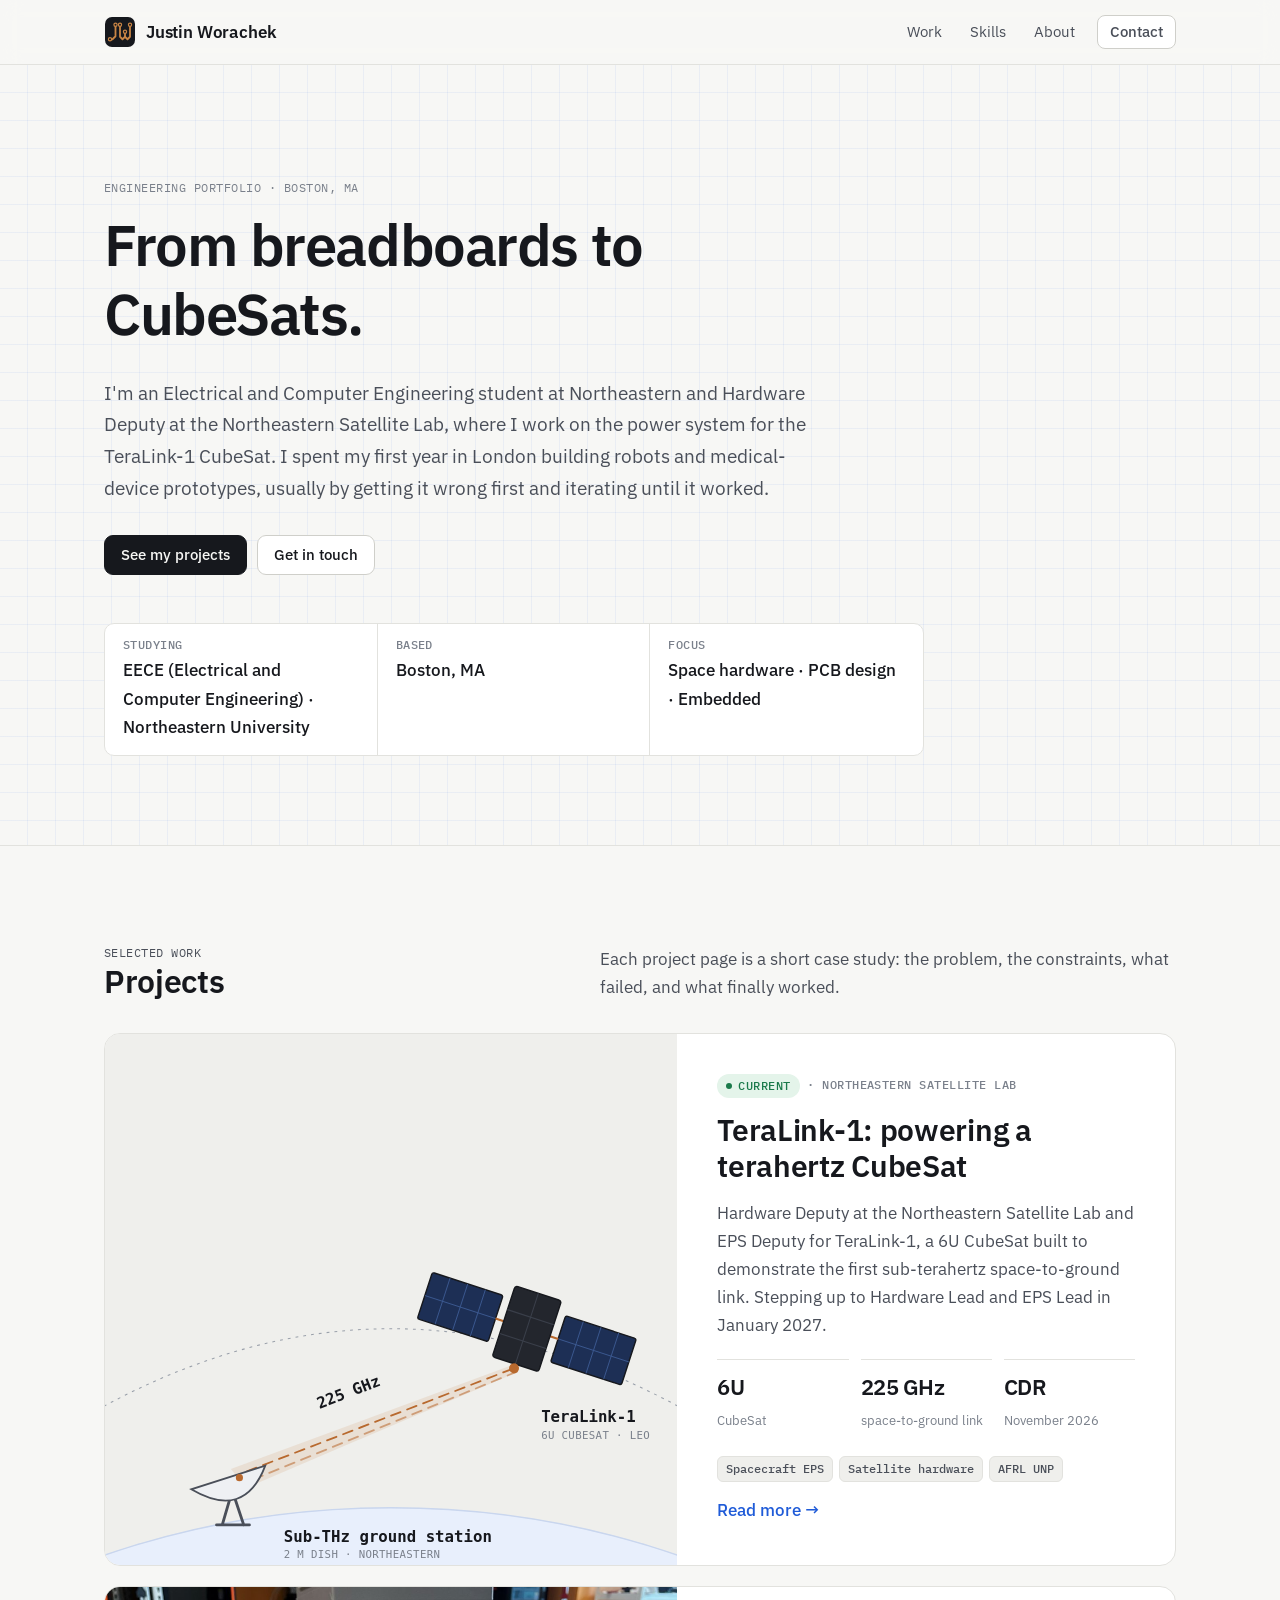
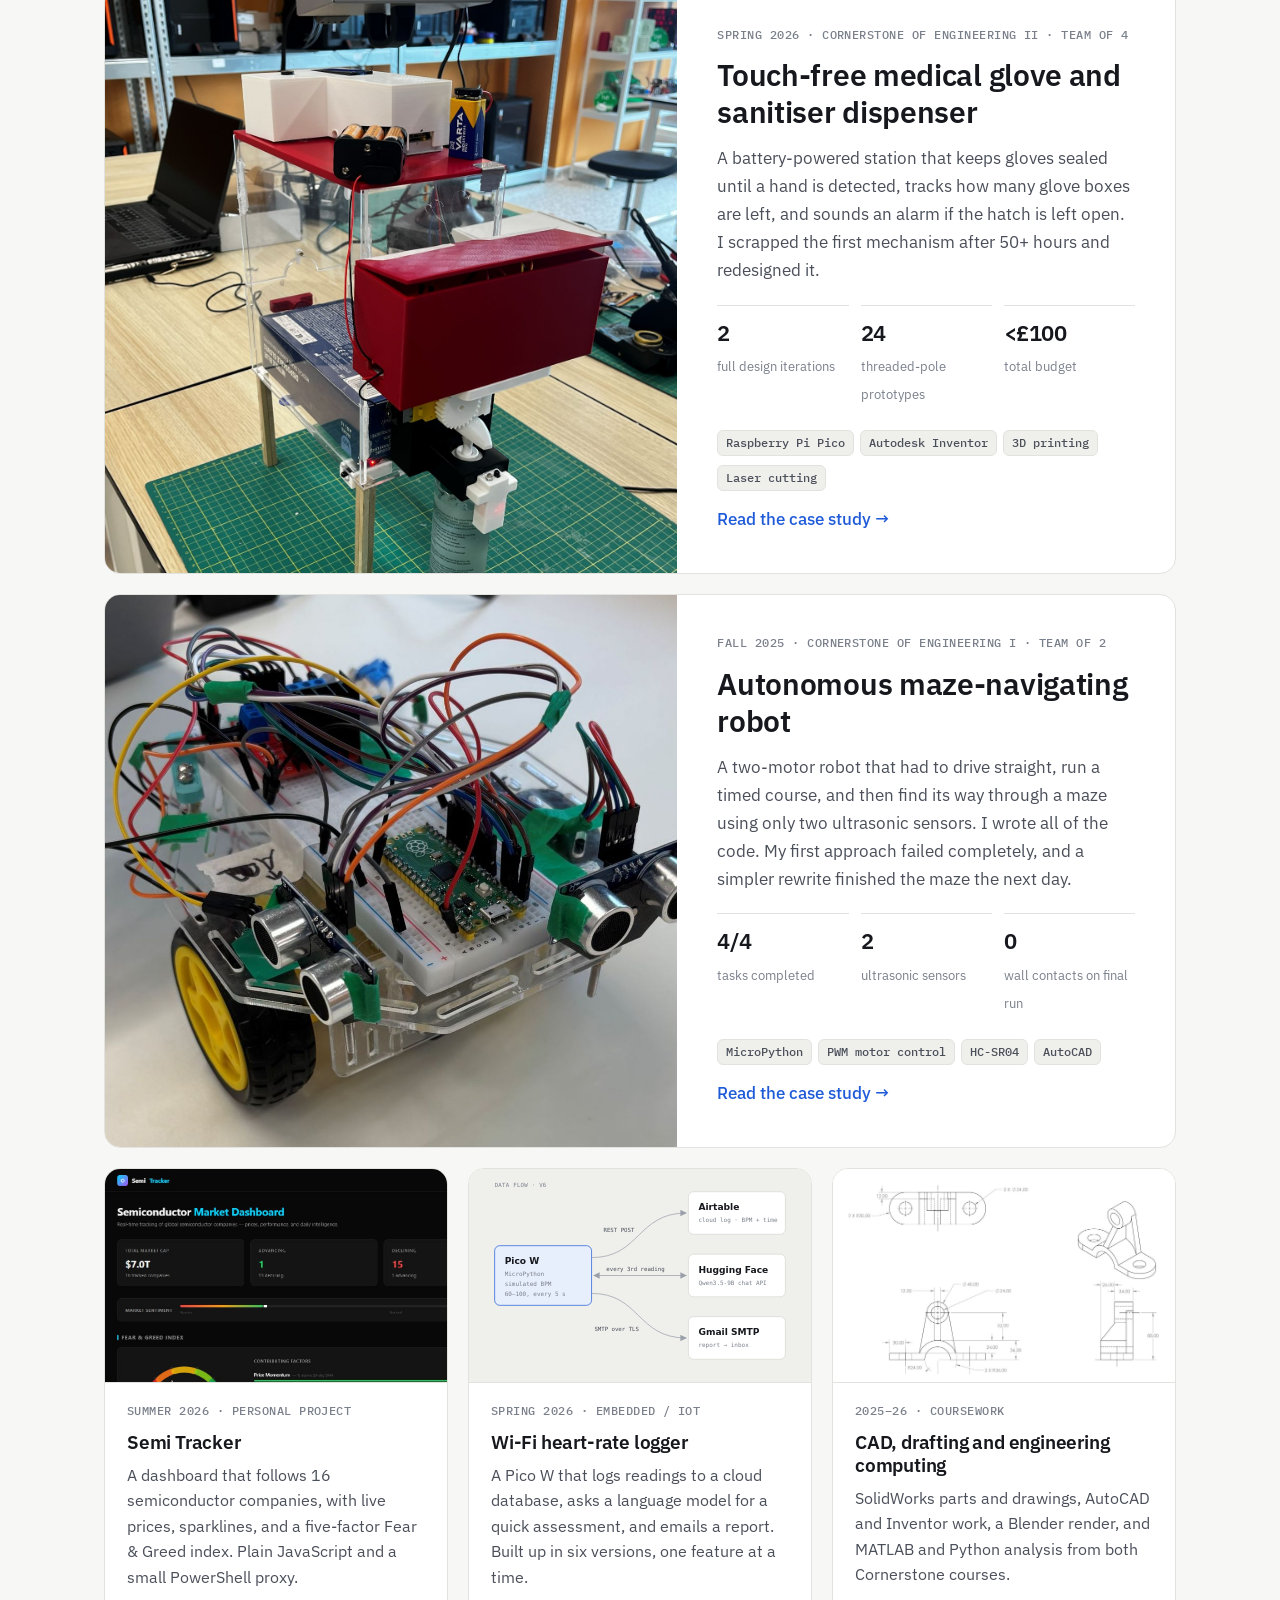
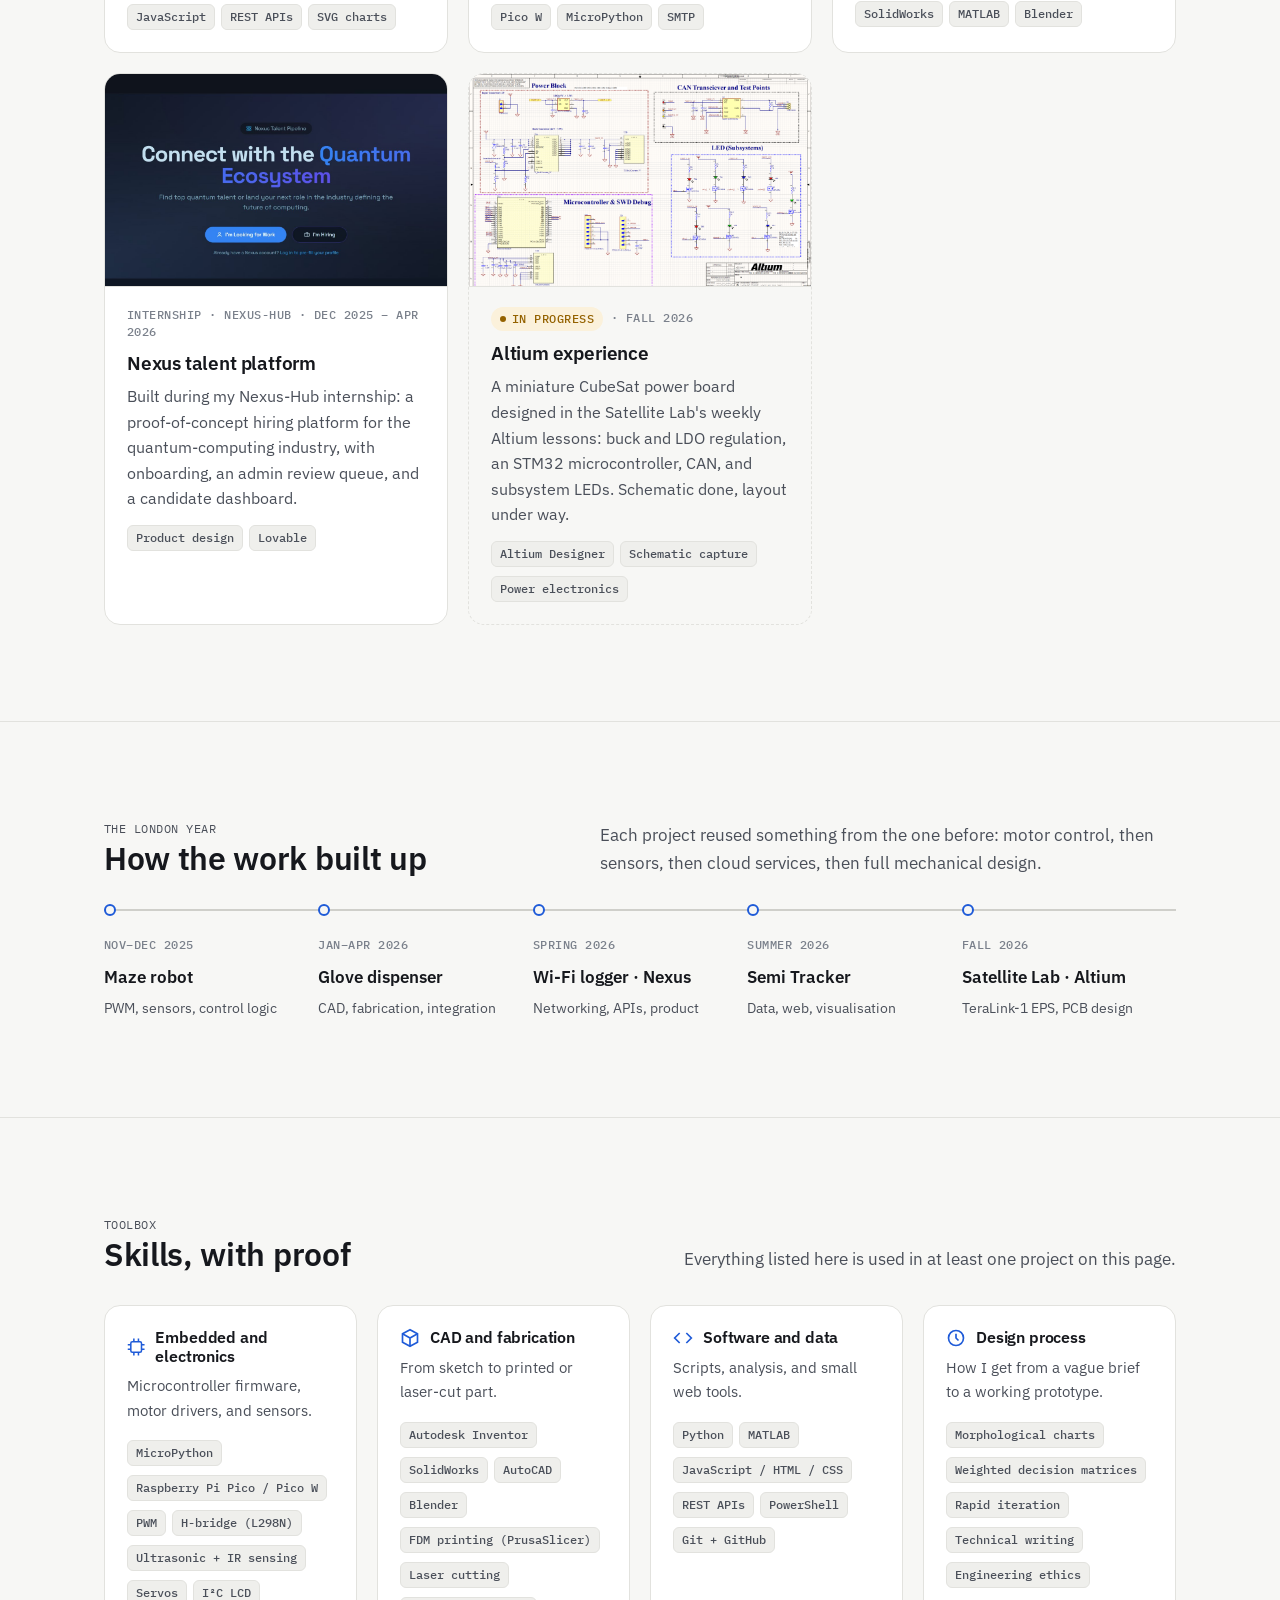
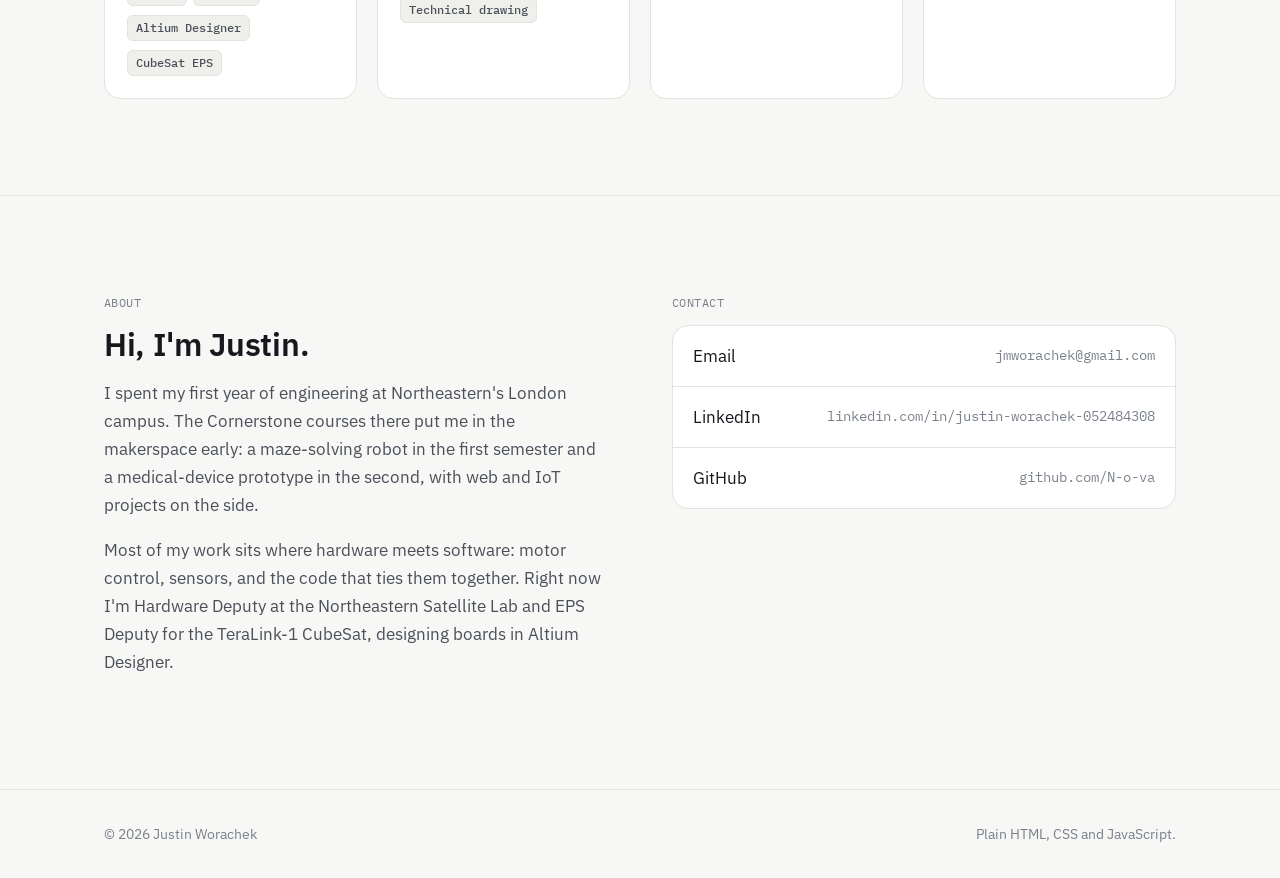
<file: index.html>
<!doctype html>
<html lang="en">
<head>
  <meta charset="utf-8">
  <meta name="viewport" content="width=device-width, initial-scale=1">
  <title>Justin Worachek · Engineering Portfolio</title>
  <meta name="description" content="Engineering portfolio of Justin Worachek, Northeastern University. Embedded systems, mechanical prototyping, CAD, and software projects from a first year at Northeastern University London.">
  <meta property="og:title" content="Justin Worachek · Engineering Portfolio">
  <meta property="og:description" content="Embedded systems, mechanical prototyping, CAD, and software projects.">
  <link rel="icon" href="assets/img/favicon.svg" type="image/svg+xml">
  <link rel="preconnect" href="https://fonts.googleapis.com">
  <link rel="preconnect" href="https://fonts.gstatic.com" crossorigin>
  <link href="https://fonts.googleapis.com/css2?family=IBM+Plex+Mono:wght@400;500&family=IBM+Plex+Sans:wght@400;500;600&display=swap" rel="stylesheet">
  <link rel="stylesheet" href="assets/css/style.css">
  <link rel="stylesheet" href="assets/css/intro-center.css">
  <script>(function(){var d=document.documentElement,rm=window.matchMedia&&matchMedia("(prefers-reduced-motion: reduce)").matches,seen=false;try{seen=sessionStorage.getItem("jw-intro")==="1"}catch(e){}if(rm||seen||location.hash)return;d.classList.add("intro-c");setTimeout(function(){d.classList.remove("intro-c")},4500)})();</script></head>
<body>
  <a class="sr-only" href="#work">Skip to projects</a>

  <header class="site-header">
    <div class="container">
      <a class="brand" href="index.html"><span class="brand-mark brand-logo" aria-hidden="true"><svg xmlns="http://www.w3.org/2000/svg" viewBox="0 0 64 64">
  <rect x="2" y="2" width="60" height="60" rx="14" fill="#16181d"/>
  <g transform="translate(-1 2.5)">
    <g fill="none" stroke="#c98545" stroke-width="3.6" stroke-linecap="round" stroke-linejoin="round">
      <path d="M24 15 V38 L18 44 H13"/>
      <path d="M33 15 V39 L38 44 L43 39 V29"/>
      <path d="M43 39 L48 44 L53 39 V15"/>
    </g>
    <g fill="#16181d" stroke="#c98545" stroke-width="2.4">
      <circle cx="24" cy="15" r="3.2"/><circle cx="13" cy="44" r="3.2"/>
      <circle cx="33" cy="15" r="3.2"/><circle cx="53" cy="15" r="3.2"/><circle cx="43" cy="29" r="3.2"/>
    </g>
  </g>
</svg></span>Justin Worachek</a>
      <button class="nav-toggle" aria-label="Open menu" aria-expanded="false" aria-controls="site-nav">
        <svg width="20" height="20" viewBox="0 0 24 24" fill="none" stroke="currentColor" stroke-width="2" stroke-linecap="round" aria-hidden="true"><path d="M4 7h16M4 12h16M4 17h16"/></svg>
      </button>
      <nav class="nav" id="site-nav" aria-label="Main">
        <a href="#work">Work</a>
        <a href="#skills">Skills</a>
        <a href="#about">About</a>
        <a class="btn" href="#contact">Contact</a>
      </nav>
    </div>
  </header>

  <main>
    <!-- Hero -->
    <section class="hero">
      <div class="container">
        <p class="eyebrow">Engineering portfolio · Boston, MA</p>
        <h1>From breadboards to CubeSats.</h1>
        <p class="lede">I'm an Electrical and Computer Engineering student at Northeastern and Hardware Deputy at the Northeastern Satellite Lab, where I work on the power system for the TeraLink-1 CubeSat. I spent my first year in London building robots and medical-device prototypes, usually by getting it wrong first and iterating until it worked.</p>
        <div class="hero-actions">
          <a class="btn btn-primary" href="#work">See my projects</a>
          <a class="btn" href="#contact">Get in touch</a>
        </div>
        <dl class="hero-facts">
          <div><dt>Studying</dt><dd>EECE (Electrical and Computer Engineering) · Northeastern University</dd></div>
          <div><dt>Based</dt><dd>Boston, MA</dd></div>
          <div><dt>Focus</dt><dd>Space hardware · PCB design · Embedded</dd></div>
        </dl>
      </div>
    </section>

    <!-- Selected work -->
    <section class="section" id="work">
      <div class="container">
        <div class="section-head">
          <div>
            <p class="eyebrow">Selected work</p>
            <h2>Projects</h2>
          </div>
          <p>Each project page is a short case study: the problem, the constraints, what failed, and what finally worked.</p>
        </div>

        <div style="display:grid; gap:20px;">
          <a class="featured" href="projects/teralink-1.html">
            <div class="featured-media">
              <img src="assets/img/teralink/mission.svg" alt="Illustration: the TeraLink-1 CubeSat linked at 225 GHz to a sub-terahertz ground station dish" loading="lazy" style="object-fit:contain; object-position:center bottom;">
            </div>
            <div class="featured-body">
              <p class="card-meta"><span class="badge ok"><span class="dot"></span>Current</span> · Northeastern Satellite Lab</p>
              <h3>TeraLink-1: powering a terahertz CubeSat</h3>
              <p>Hardware Deputy at the Northeastern Satellite Lab and EPS Deputy for TeraLink-1, a 6U CubeSat built to demonstrate the first sub-terahertz space-to-ground link. Stepping up to Hardware Lead and EPS Lead in January 2027.</p>
              <div class="featured-stats">
                <div><strong>6U</strong><span>CubeSat</span></div>
                <div><strong>225 GHz</strong><span>space-to-ground link</span></div>
                <div><strong>CDR</strong><span>November 2026</span></div>
              </div>
              <ul class="chips" aria-label="Areas">
                <li><span class="chip">Spacecraft EPS</span></li>
                <li><span class="chip">Satellite hardware</span></li>
                <li><span class="chip">AFRL UNP</span></li>
              </ul>
              <span class="link-arrow">Read more →</span>
            </div>
          </a>

          <a class="featured" href="projects/glove-dispenser.html">            <div class="featured-media">
              <img src="assets/img/glove/cover.jpg" alt="Finished glove and sanitiser dispenser prototype: clear acrylic housing holding a glove box, red 3D-printed sanitiser unit, and a white electronics enclosure on top" loading="lazy">
            </div>
            <div class="featured-body">
              <p class="card-meta">Spring 2026 · Cornerstone of Engineering II · Team of 4</p>
              <h3>Touch-free medical glove and sanitiser dispenser</h3>
              <p>A battery-powered station that keeps gloves sealed until a hand is detected, tracks how many glove boxes are left, and sounds an alarm if the hatch is left open. I scrapped the first mechanism after 50+ hours and redesigned it.</p>
              <div class="featured-stats">
                <div><strong>2</strong><span>full design iterations</span></div>
                <div><strong>24</strong><span>threaded-pole prototypes</span></div>
                <div><strong>&lt;£100</strong><span>total budget</span></div>
              </div>
              <ul class="chips" aria-label="Tools">
                <li><span class="chip">Raspberry Pi Pico</span></li>
                <li><span class="chip">Autodesk Inventor</span></li>
                <li><span class="chip">3D printing</span></li>
                <li><span class="chip">Laser cutting</span></li>
              </ul>
              <span class="link-arrow">Read the case study →</span>
            </div>
          </a>

          <a class="featured" href="projects/maze-robot.html">
            <div class="featured-media">
              <img src="assets/img/robot/robot-cover.jpg" alt="Two-wheeled robot on an acrylic chassis with a Raspberry Pi Pico on a breadboard, an L298N motor driver, and two ultrasonic sensors" loading="lazy">
            </div>
            <div class="featured-body">
              <p class="card-meta">Fall 2025 · Cornerstone of Engineering I · Team of 2</p>
              <h3>Autonomous maze-navigating robot</h3>
              <p>A two-motor robot that had to drive straight, run a timed course, and then find its way through a maze using only two ultrasonic sensors. I wrote all of the code. My first approach failed completely, and a simpler rewrite finished the maze the next day.</p>
              <div class="featured-stats">
                <div><strong>4/4</strong><span>tasks completed</span></div>
                <div><strong>2</strong><span>ultrasonic sensors</span></div>
                <div><strong>0</strong><span>wall contacts on final run</span></div>
              </div>
              <ul class="chips" aria-label="Tools">
                <li><span class="chip">MicroPython</span></li>
                <li><span class="chip">PWM motor control</span></li>
                <li><span class="chip">HC-SR04</span></li>
                <li><span class="chip">AutoCAD</span></li>
              </ul>
              <span class="link-arrow">Read the case study →</span>
            </div>
          </a>
        </div>

        <div class="grid" style="margin-top:20px;">
          <a class="card" href="projects/semi-tracker.html">
            <div class="card-media"><img src="assets/img/semi/card-thumb.jpg" alt="Semi Tracker dashboard header with market summary tiles and a sentiment bar" loading="lazy" style="object-position:left top;"></div>
            <div class="card-body">
              <p class="card-meta">Summer 2026 · Personal project</p>
              <h3>Semi Tracker</h3>
              <p>A dashboard that follows 16 semiconductor companies, with live prices, sparklines, and a five-factor Fear &amp; Greed index. Plain JavaScript and a small PowerShell proxy.</p>
              <ul class="chips"><li><span class="chip">JavaScript</span></li><li><span class="chip">REST APIs</span></li><li><span class="chip">SVG charts</span></li></ul>
            </div>
          </a>

          <a class="card" href="projects/wifi-heart-rate-logger.html">
            <div class="card-media"><img src="assets/img/wifi/data-flow.svg" alt="Diagram: Pico W sends readings to Airtable, a Hugging Face language model, and Gmail" loading="lazy"></div>
            <div class="card-body">
              <p class="card-meta">Spring 2026 · Embedded / IoT</p>
              <h3>Wi-Fi heart-rate logger</h3>
              <p>A Pico W that logs readings to a cloud database, asks a language model for a quick assessment, and emails a report. Built up in six versions, one feature at a time.</p>
              <ul class="chips"><li><span class="chip">Pico W</span></li><li><span class="chip">MicroPython</span></li><li><span class="chip">SMTP</span></li></ul>
            </div>
          </a>

          <a class="card" href="projects/cad-and-computing.html">
            <div class="card-media"><img src="assets/img/cad/sw2-cover.jpg" alt="SolidWorks multi-view engineering drawing of a support bracket with dimensions" loading="lazy" style="object-fit:contain; background:#fff;"></div>
            <div class="card-body">
              <p class="card-meta">2025–26 · Coursework</p>
              <h3>CAD, drafting and engineering computing</h3>
              <p>SolidWorks parts and drawings, AutoCAD and Inventor work, a Blender render, and MATLAB and Python analysis from both Cornerstone courses.</p>
              <ul class="chips"><li><span class="chip">SolidWorks</span></li><li><span class="chip">MATLAB</span></li><li><span class="chip">Blender</span></li></ul>
            </div>
          </a>

          <a class="card" href="projects/nexus.html">
            <div class="card-media"><img src="assets/img/nexus/landing.jpg" alt="Nexus landing page reading Connect with the Quantum Ecosystem" loading="lazy"></div>
            <div class="card-body">
              <p class="card-meta">Internship · Nexus-Hub · Dec 2025 – Apr 2026</p>
              <h3>Nexus talent platform</h3>
              <p>Built during my Nexus-Hub internship: a proof-of-concept hiring platform for the quantum-computing industry, with onboarding, an admin review queue, and a candidate dashboard.</p>
              <ul class="chips"><li><span class="chip">Product design</span></li><li><span class="chip">Lovable</span></li></ul>
            </div>
          </a>

          <a class="card building" href="projects/pcb-design.html">
            <div class="card-media"><img src="assets/img/pcb/mini-eps-schematic.png" alt="Altium schematic of the Mini-EPS CubeSat power board" loading="lazy" style="object-fit:contain; background:#fff;"></div>
            <div class="card-body">
              <p class="card-meta"><span class="badge warn"><span class="dot"></span>In progress</span> · Fall 2026</p>
              <h3>Altium experience</h3>
              <p>A miniature CubeSat power board designed in the Satellite Lab's weekly Altium lessons: buck and LDO regulation, an STM32 microcontroller, CAN, and subsystem LEDs. Schematic done, layout under way.</p>
              <ul class="chips"><li><span class="chip">Altium Designer</span></li><li><span class="chip">Schematic capture</span></li><li><span class="chip">Power electronics</span></li></ul>
            </div>
          </a>
        </div>
      </div>
    </section>

    <!-- Timeline -->
    <section class="section">
      <div class="container">
        <div class="section-head">
          <div>
            <p class="eyebrow">The London year</p>
            <h2>How the work built up</h2>
          </div>
          <p>Each project reused something from the one before: motor control, then sensors, then cloud services, then full mechanical design.</p>
        </div>
        <ol class="timeline">
          <li><time>Nov–Dec 2025</time><strong>Maze robot</strong><span>PWM, sensors, control logic</span></li>
          <li><time>Jan–Apr 2026</time><strong>Glove dispenser</strong><span>CAD, fabrication, integration</span></li>
          <li><time>Spring 2026</time><strong>Wi-Fi logger · Nexus</strong><span>Networking, APIs, product</span></li>
          <li><time>Summer 2026</time><strong>Semi Tracker</strong><span>Data, web, visualisation</span></li>
          <li><time>Fall 2026</time><strong>Satellite Lab · Altium</strong><span>TeraLink-1 EPS, PCB design</span></li>
        </ol>
      </div>
    </section>

    <!-- Skills -->
    <section class="section" id="skills">
      <div class="container">
        <div class="section-head">
          <div>
            <p class="eyebrow">Toolbox</p>
            <h2>Skills, with proof</h2>
          </div>
          <p>Everything listed here is used in at least one project on this page.</p>
        </div>
        <div class="skills">
          <div class="skill-group">
            <h3><svg viewBox="0 0 24 24" fill="none" stroke="currentColor" stroke-width="2" aria-hidden="true"><rect x="5" y="5" width="14" height="14" rx="2"/><path d="M9 1v4M15 1v4M9 19v4M15 19v4M1 9h4M1 15h4M19 9h4M19 15h4"/></svg>Embedded and electronics</h3>
            <p>Microcontroller firmware, motor drivers, and sensors.</p>
            <ul class="chips">
              <li><span class="chip">MicroPython</span></li><li><span class="chip">Raspberry Pi Pico / Pico W</span></li>
              <li><span class="chip">PWM</span></li><li><span class="chip">H-bridge (L298N)</span></li>
              <li><span class="chip">Ultrasonic + IR sensing</span></li><li><span class="chip">Servos</span></li>
              <li><span class="chip">I²C LCD</span></li><li><span class="chip">Altium Designer</span></li><li><span class="chip">CubeSat EPS</span></li>
            </ul>
          </div>
          <div class="skill-group">
            <h3><svg viewBox="0 0 24 24" fill="none" stroke="currentColor" stroke-width="2" aria-hidden="true"><path d="M12 2 3 7v10l9 5 9-5V7z"/><path d="m3 7 9 5 9-5M12 12v10"/></svg>CAD and fabrication</h3>
            <p>From sketch to printed or laser-cut part.</p>
            <ul class="chips">
              <li><span class="chip">Autodesk Inventor</span></li><li><span class="chip">SolidWorks</span></li>
              <li><span class="chip">AutoCAD</span></li><li><span class="chip">Blender</span></li>
              <li><span class="chip">FDM printing (PrusaSlicer)</span></li><li><span class="chip">Laser cutting</span></li>
              <li><span class="chip">Technical drawing</span></li>
            </ul>
          </div>
          <div class="skill-group">
            <h3><svg viewBox="0 0 24 24" fill="none" stroke="currentColor" stroke-width="2" aria-hidden="true"><path d="m8 6-6 6 6 6M16 6l6 6-6 6"/></svg>Software and data</h3>
            <p>Scripts, analysis, and small web tools.</p>
            <ul class="chips">
              <li><span class="chip">Python</span></li><li><span class="chip">MATLAB</span></li>
              <li><span class="chip">JavaScript / HTML / CSS</span></li><li><span class="chip">REST APIs</span></li>
              <li><span class="chip">PowerShell</span></li><li><span class="chip">Git + GitHub</span></li>
            </ul>
          </div>
          <div class="skill-group">
            <h3><svg viewBox="0 0 24 24" fill="none" stroke="currentColor" stroke-width="2" aria-hidden="true"><circle cx="12" cy="12" r="9"/><path d="M12 7v5l3 3"/></svg>Design process</h3>
            <p>How I get from a vague brief to a working prototype.</p>
            <ul class="chips">
              <li><span class="chip">Morphological charts</span></li><li><span class="chip">Weighted decision matrices</span></li>
              <li><span class="chip">Rapid iteration</span></li><li><span class="chip">Technical writing</span></li>
              <li><span class="chip">Engineering ethics</span></li>
            </ul>
          </div>
        </div>
      </div>
    </section>

    <!-- About + contact -->
    <section class="section" id="about">
      <div class="container about">
        <div>
          <p class="eyebrow">About</p>
          <h2>Hi, I'm Justin.</h2>
          <!-- TODO(Justin): this is a factual first draft. Rewrite it in your own voice: what you enjoy, what you're looking for (co-op, internship), and where you're headed after London. -->
          <p class="muted">I spent my first year of engineering at Northeastern's London campus. The Cornerstone courses there put me in the makerspace early: a maze-solving robot in the first semester and a medical-device prototype in the second, with web and IoT projects on the side.</p>
          <p class="muted">Most of my work sits where hardware meets software: motor control, sensors, and the code that ties them together. Right now I'm Hardware Deputy at the Northeastern Satellite Lab and EPS Deputy for the TeraLink-1 CubeSat, designing boards in Altium Designer.</p>
        </div>
        <div id="contact">
          <p class="eyebrow">Contact</p>
          <ul class="contact-list">
            <li><a href="mailto:jmworachek@gmail.com">Email <span>jmworachek@gmail.com</span></a></li>
            <li><a href="https://www.linkedin.com/in/justin-worachek-052484308" rel="noopener">LinkedIn <span>linkedin.com/in/justin-worachek-052484308</span></a></li>
            <li><a href="https://github.com/N-o-va" rel="noopener">GitHub <span>github.com/N-o-va</span></a></li>
          </ul>
        </div>
      </div>
    </section>
  </main>

  <footer class="site-footer">
    <div class="container">
      <span>© <span data-year>2026</span> Justin Worachek</span>
      <span>Plain HTML, CSS and JavaScript.</span>
    </div>
  </footer>

  <script src="assets/js/intro-center.js"></script>
  <script src="assets/js/main.js"></script>
</body>
</html>
</file>
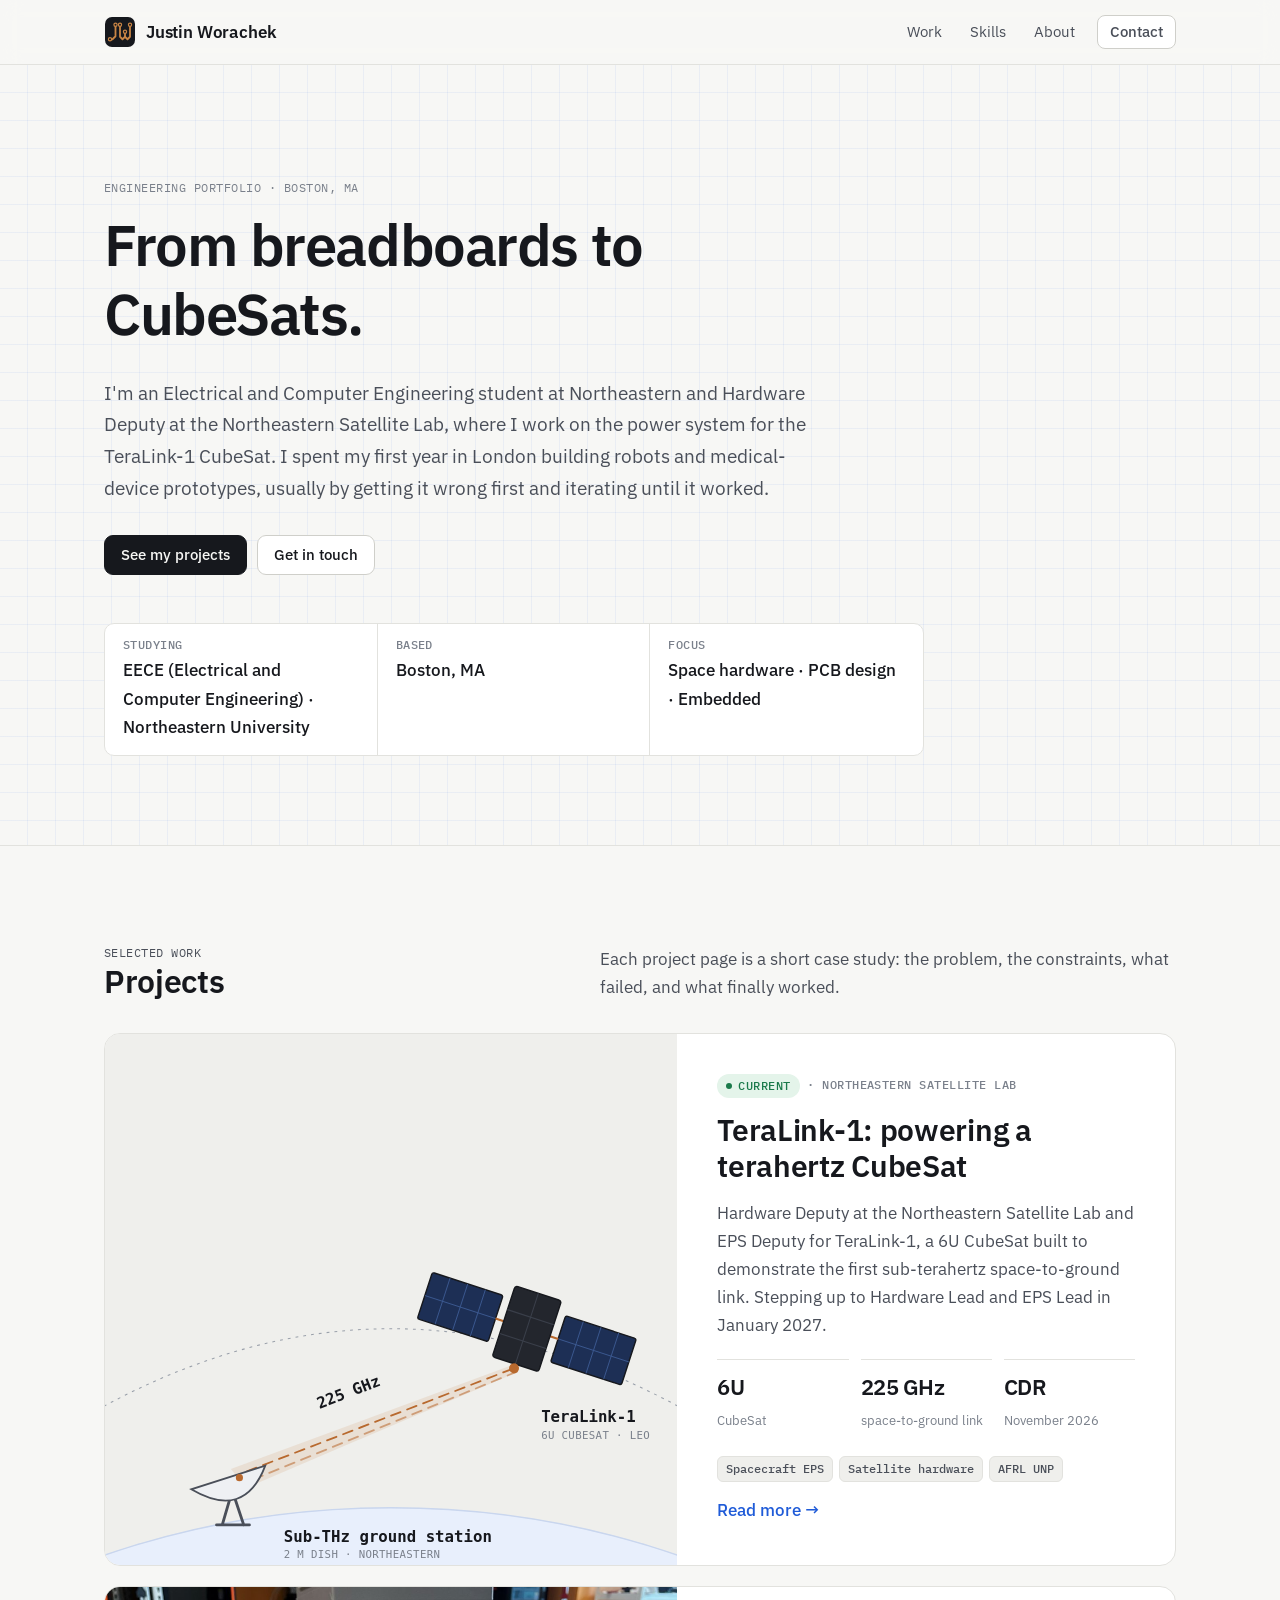
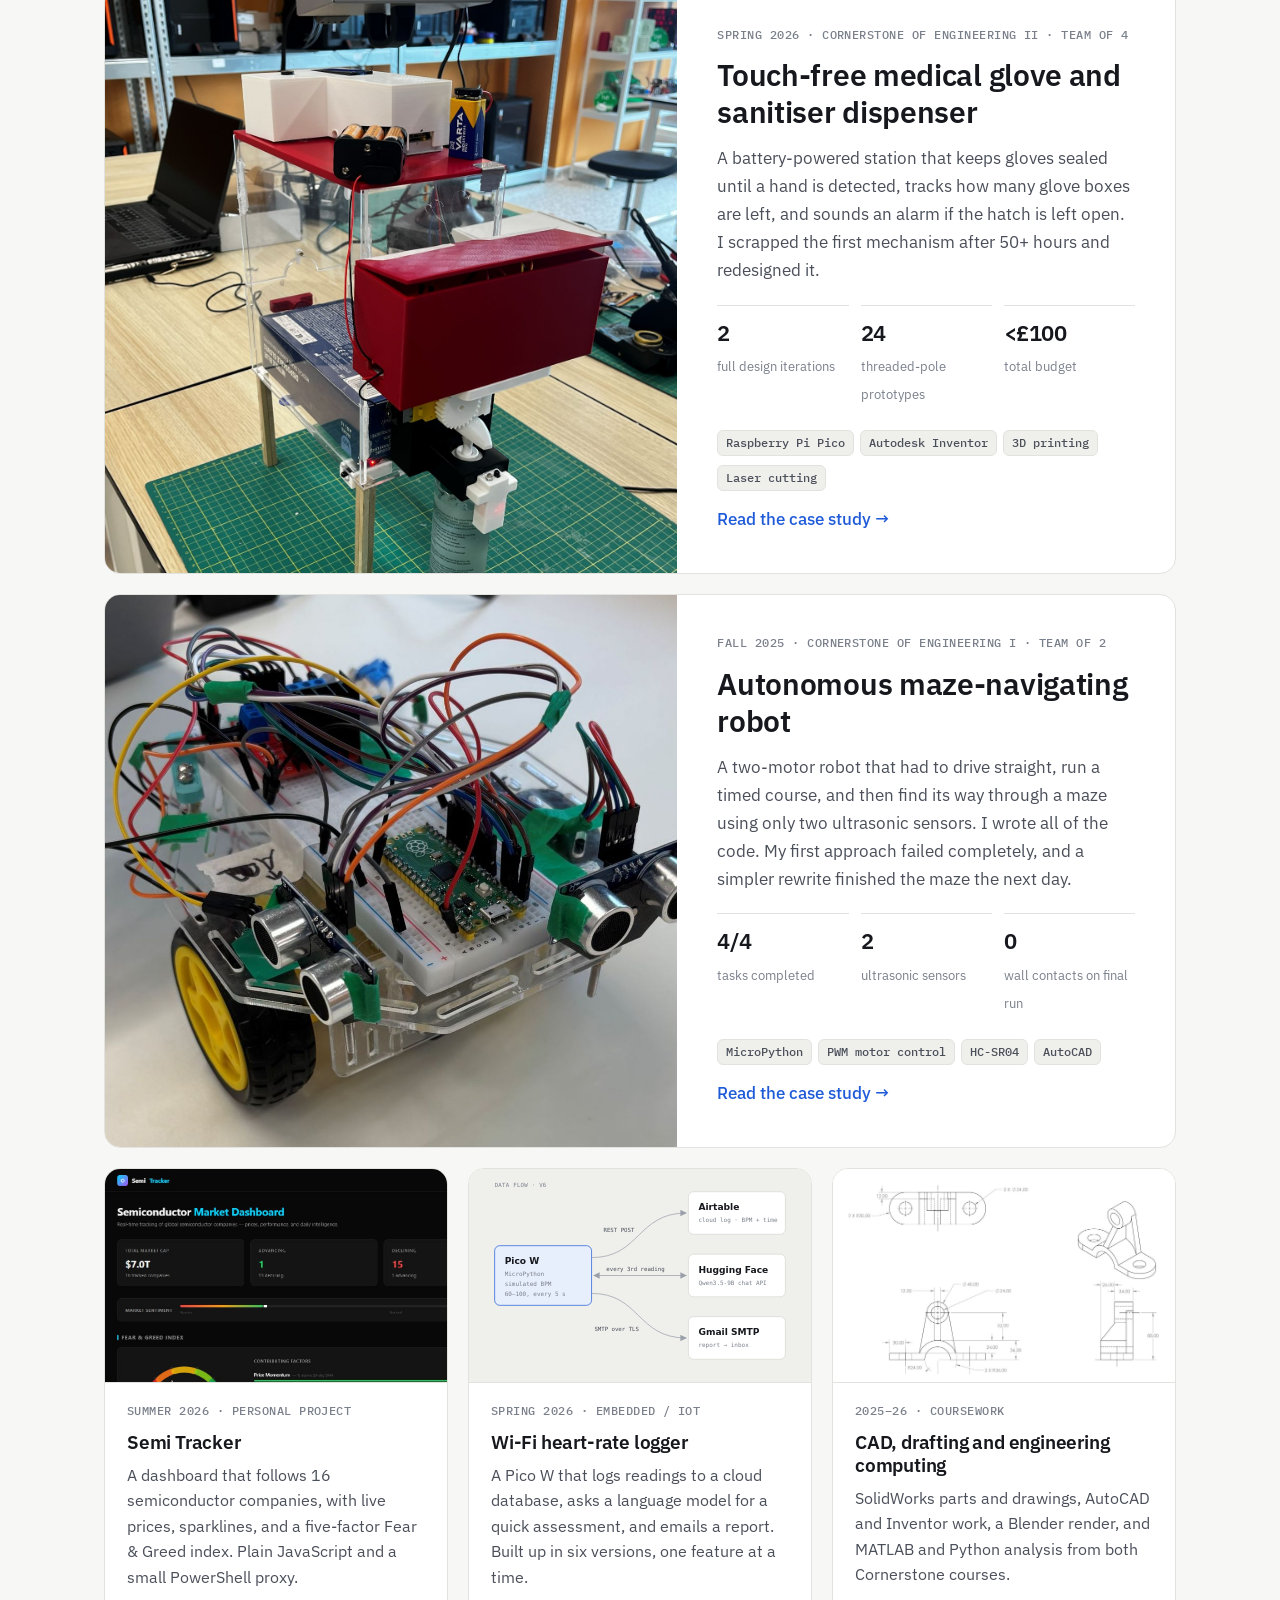
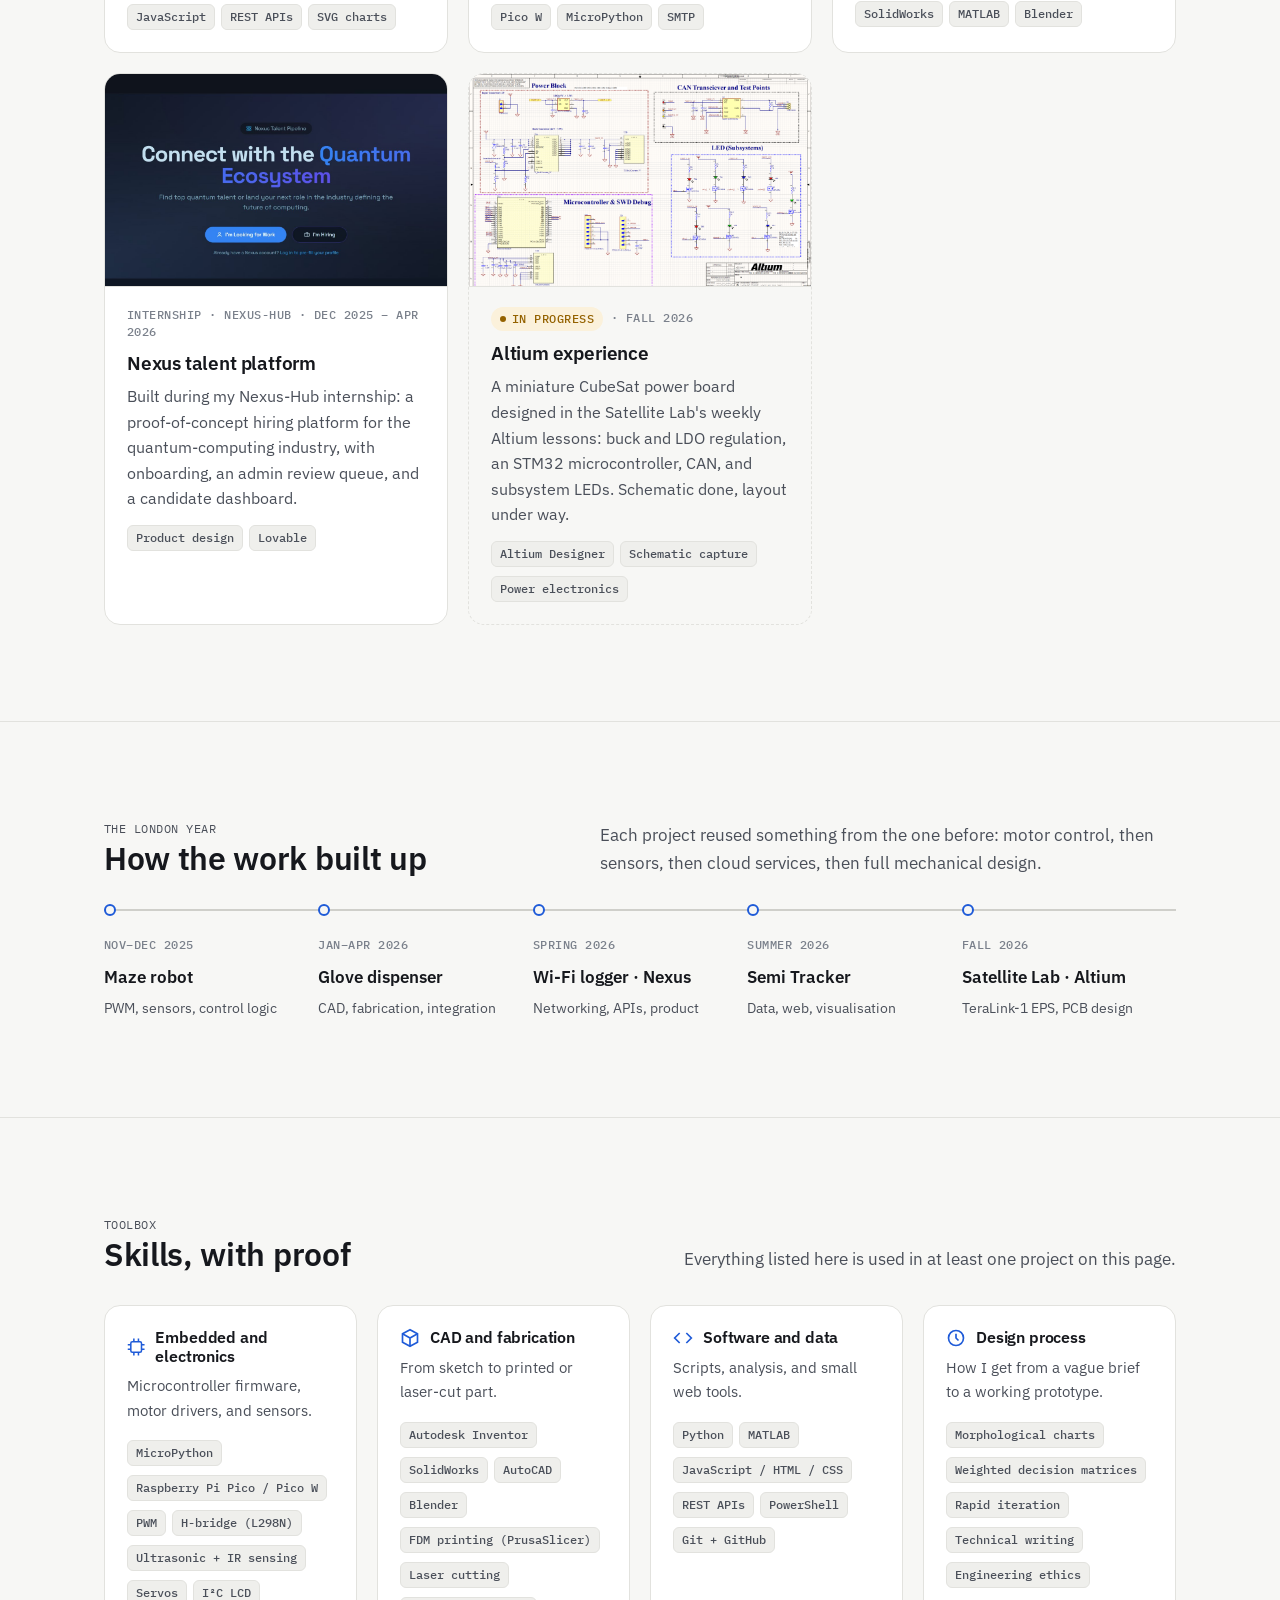
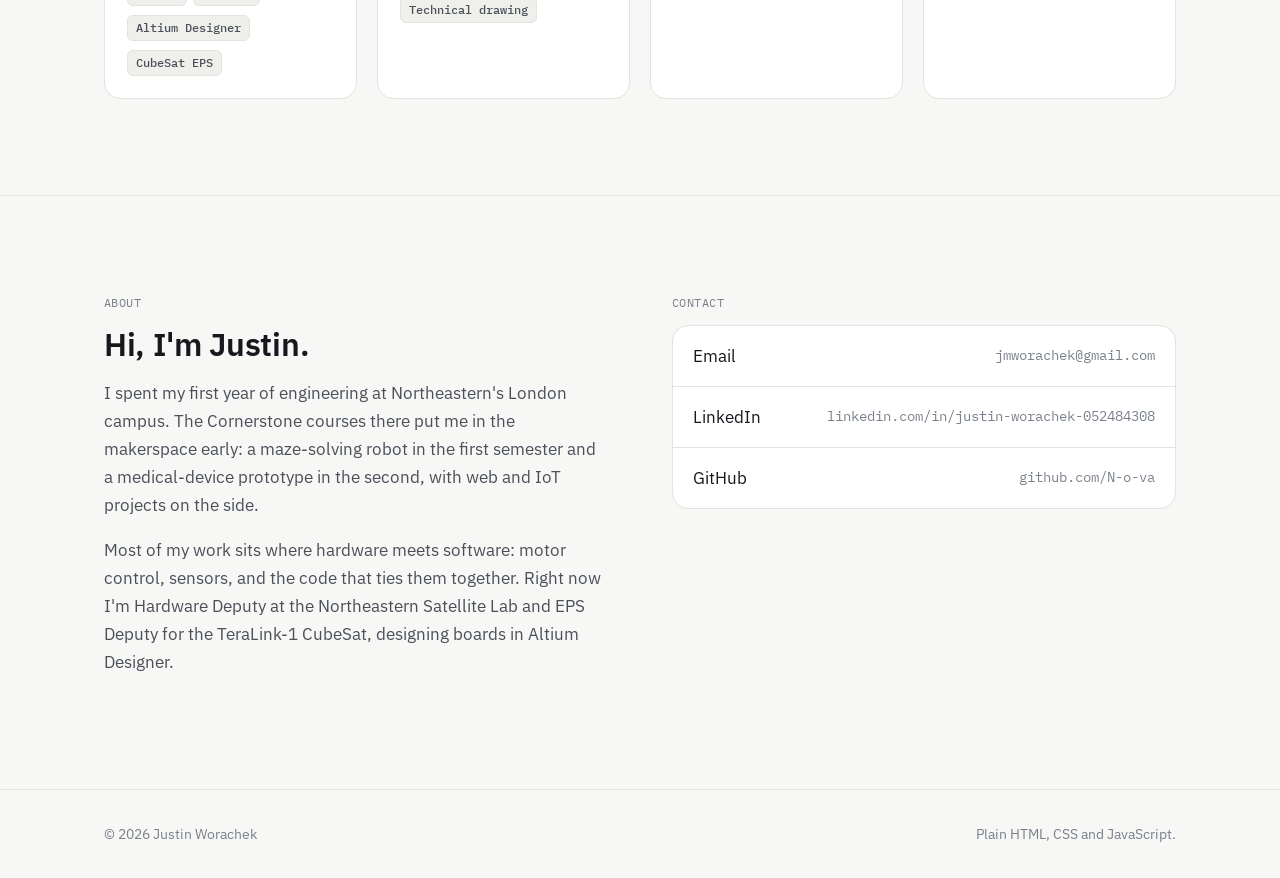
<file: card/index.html>
<!doctype html>
<html lang="en">
<head>
  <meta charset="utf-8">
  <meta name="viewport" content="width=device-width, initial-scale=1">
  <!--
    NFC card redirect.
    The NFC chips point at /Personal/card/. To send taps somewhere else later
    (a custom domain, a resume page, a different project), change the two
    TARGET values below and push. The chips never need rewriting.
  -->
  <title>Justin Worachek</title>
  <meta name="robots" content="noindex">
  <link rel="icon" href="../assets/img/favicon.svg" type="image/svg+xml">
  <meta http-equiv="refresh" content="0; url=../?ref=nfc">
  <script>location.replace("../?ref=nfc" + location.hash);</script>
  <style>
    body { margin: 0; min-height: 100vh; display: grid; place-items: center; background: #0f1115; color: #e8eaee; font: 16px system-ui, sans-serif; }
    a { color: #c98545; }
  </style>
</head>
<body>
  <p>Opening Justin Worachek's portfolio… <a href="../?ref=nfc">Tap here if nothing happens.</a></p>
</body>
</html>
</file>
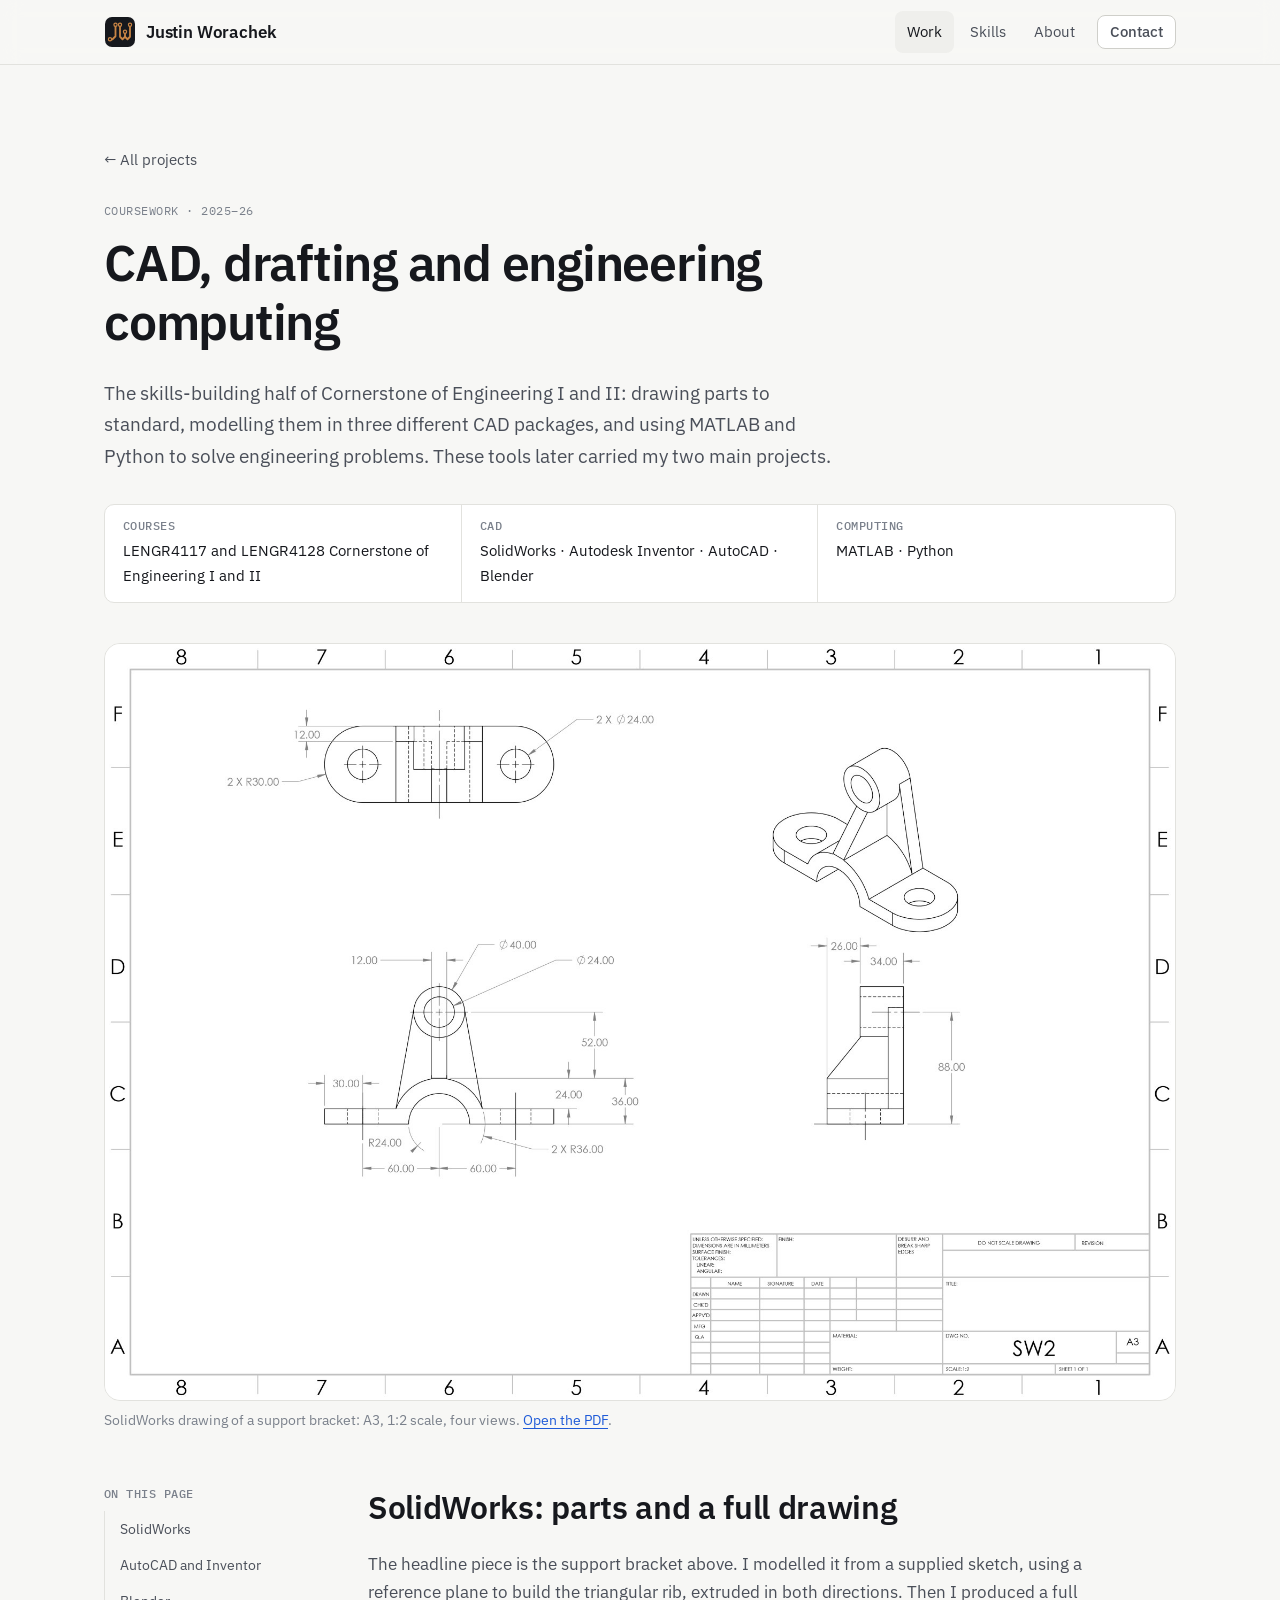
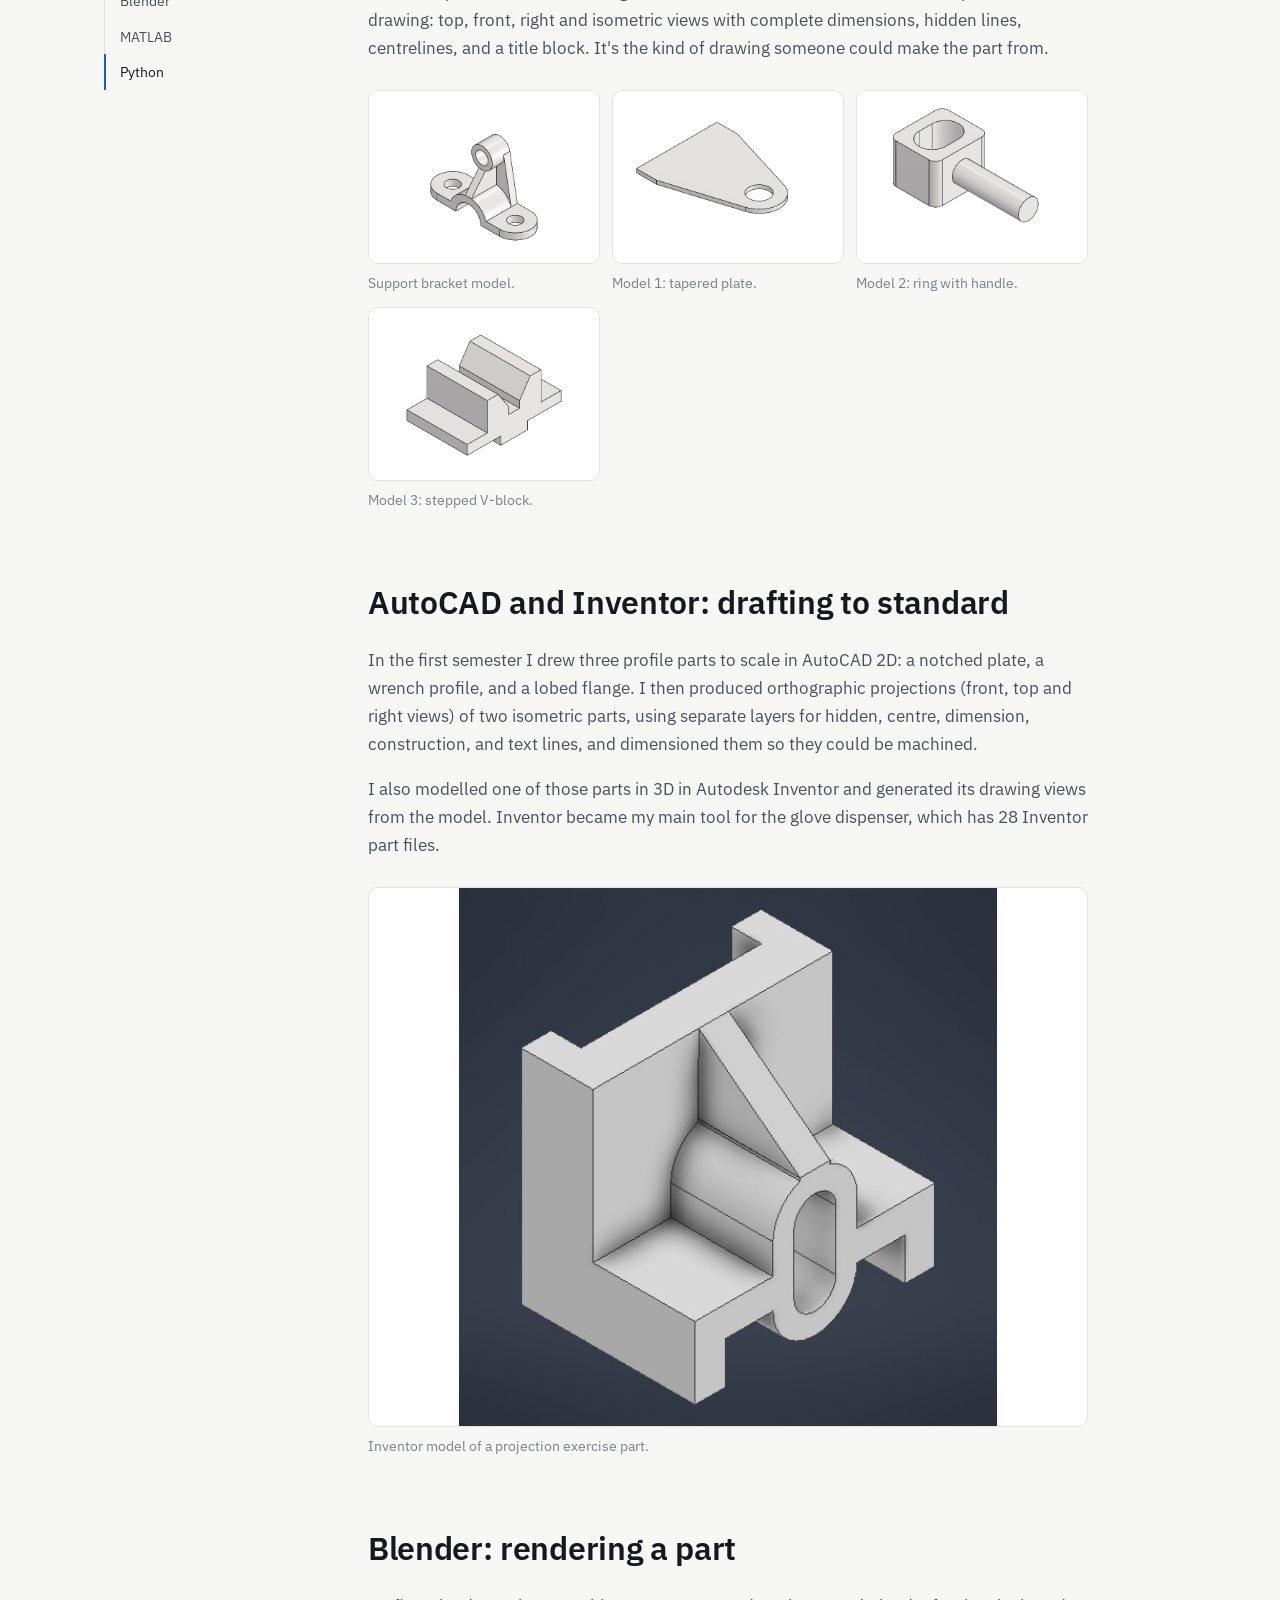
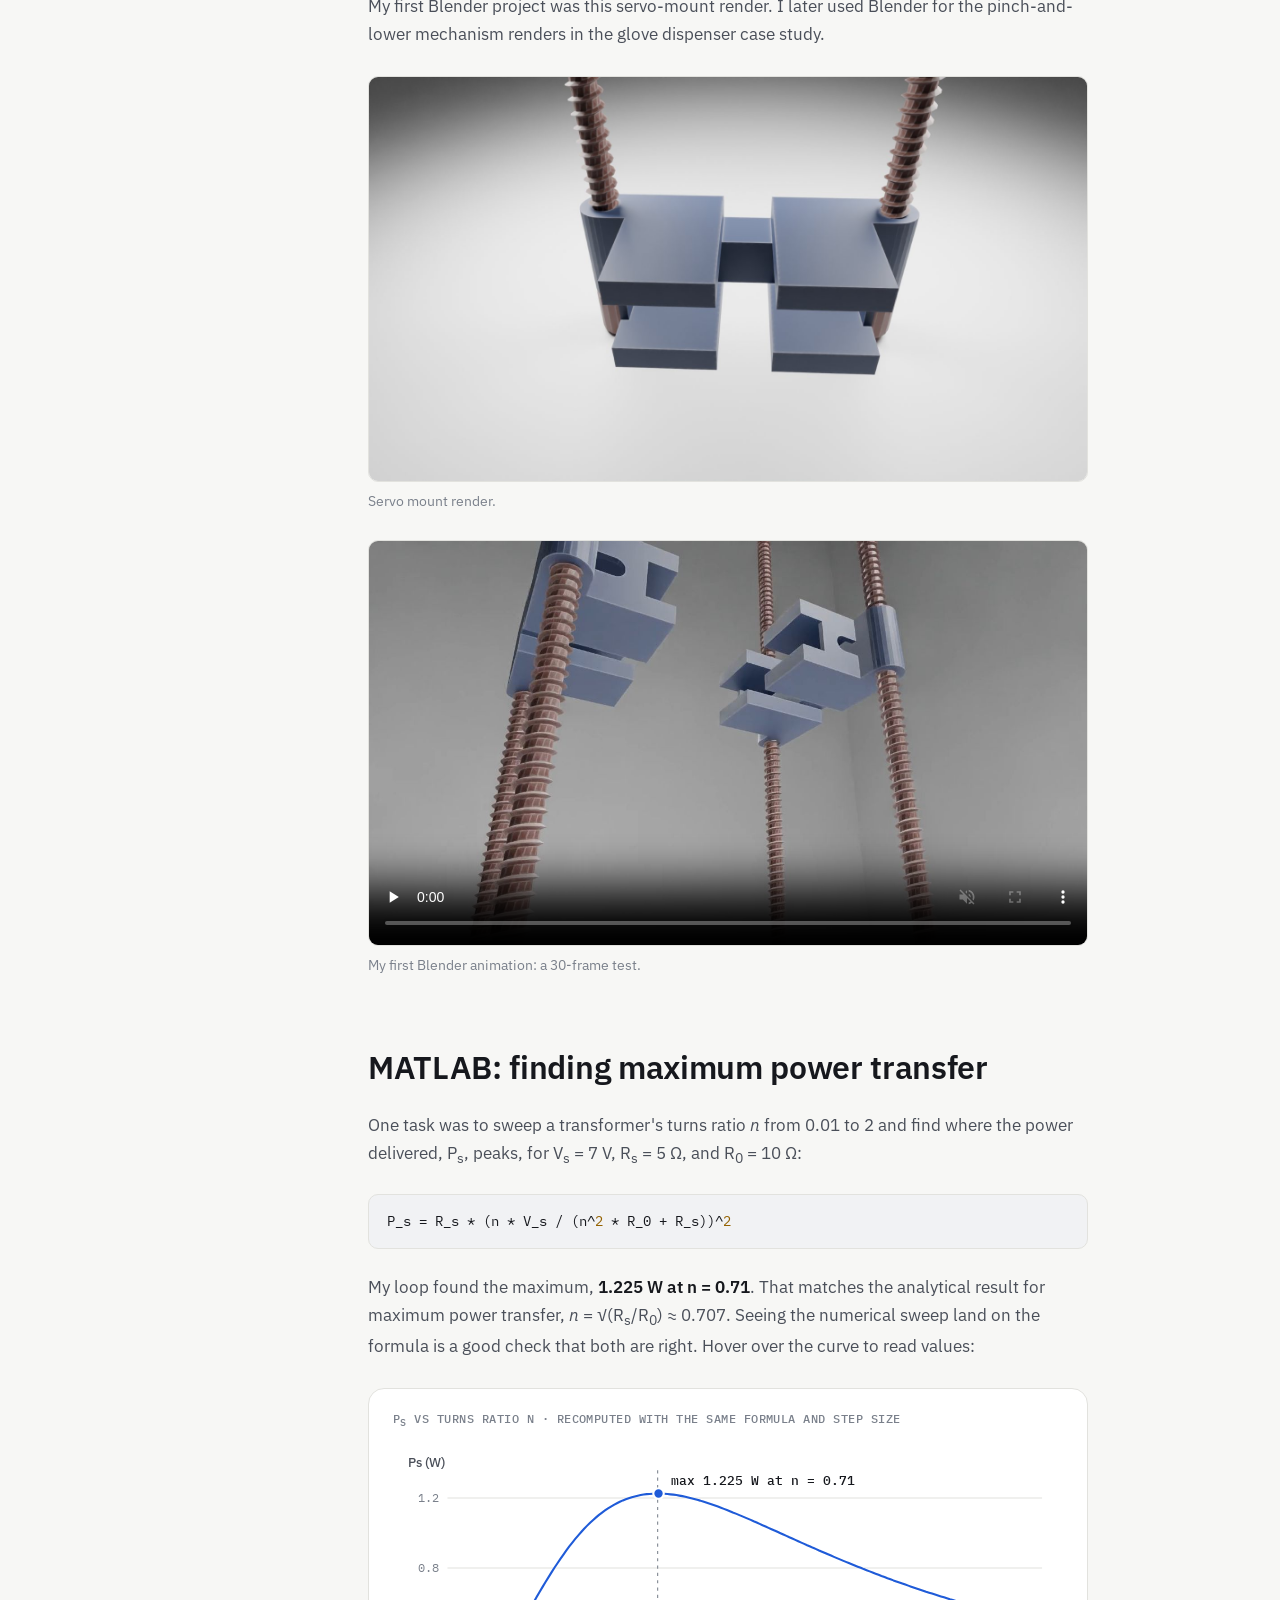
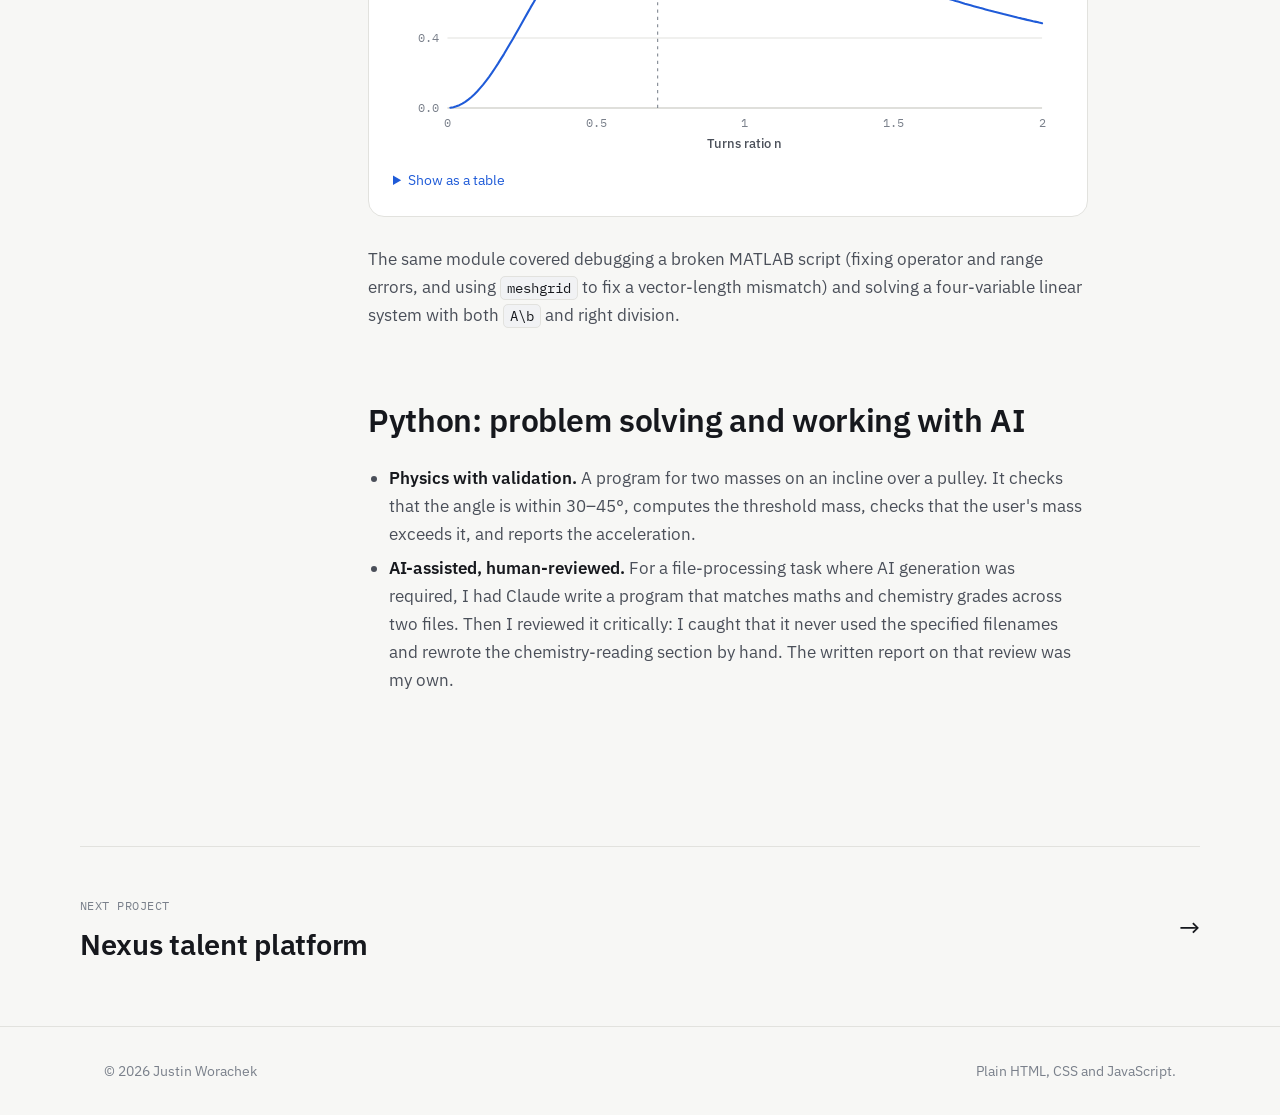
<file: projects/cad-and-computing.html>
<!doctype html>
<html lang="en">
<head>
  <meta charset="utf-8">
  <meta name="viewport" content="width=device-width, initial-scale=1">
  <title>CAD and Computing · Justin Worachek</title>
  <meta name="description" content="Coursework from Cornerstone of Engineering I and II: SolidWorks, AutoCAD and Inventor drawings, Blender rendering, and MATLAB and Python analysis.">
  <link rel="icon" href="../assets/img/favicon.svg" type="image/svg+xml">
  <link rel="preconnect" href="https://fonts.googleapis.com">
  <link rel="preconnect" href="https://fonts.gstatic.com" crossorigin>
  <link href="https://fonts.googleapis.com/css2?family=IBM+Plex+Mono:wght@400;500&family=IBM+Plex+Sans:wght@400;500;600&display=swap" rel="stylesheet">
  <link rel="stylesheet" href="../assets/css/style.css">
</head>
<body>
  <header class="site-header">
    <div class="container">
      <a class="brand" href="../index.html"><span class="brand-mark brand-logo" aria-hidden="true"><svg xmlns="http://www.w3.org/2000/svg" viewBox="0 0 64 64">
  <rect x="2" y="2" width="60" height="60" rx="14" fill="#16181d"/>
  <g transform="translate(-1 2.5)">
    <g fill="none" stroke="#c98545" stroke-width="3.6" stroke-linecap="round" stroke-linejoin="round">
      <path d="M24 15 V38 L18 44 H13"/>
      <path d="M33 15 V39 L38 44 L43 39 V29"/>
      <path d="M43 39 L48 44 L53 39 V15"/>
    </g>
    <g fill="#16181d" stroke="#c98545" stroke-width="2.4">
      <circle cx="24" cy="15" r="3.2"/><circle cx="13" cy="44" r="3.2"/>
      <circle cx="33" cy="15" r="3.2"/><circle cx="53" cy="15" r="3.2"/><circle cx="43" cy="29" r="3.2"/>
    </g>
  </g>
</svg></span>Justin Worachek</a>
      <button class="nav-toggle" aria-label="Open menu" aria-expanded="false" aria-controls="site-nav">
        <svg width="20" height="20" viewBox="0 0 24 24" fill="none" stroke="currentColor" stroke-width="2" stroke-linecap="round" aria-hidden="true"><path d="M4 7h16M4 12h16M4 17h16"/></svg>
      </button>
      <nav class="nav" id="site-nav" aria-label="Main">
        <a href="../index.html#work" aria-current="page">Work</a>
        <a href="../index.html#skills">Skills</a>
        <a href="../index.html#about">About</a>
        <a class="btn" href="../index.html#contact">Contact</a>
      </nav>
    </div>
  </header>

  <main>
    <div class="container">
      <section class="cs-hero">
        <a class="back" href="../index.html#work">← All projects</a>
        <p class="eyebrow">Coursework · 2025–26</p>
        <h1>CAD, drafting and engineering computing</h1>
        <p class="lede">The skills-building half of Cornerstone of Engineering I and II: drawing parts to standard, modelling them in three different CAD packages, and using MATLAB and Python to solve engineering problems. These tools later carried my two main projects.</p>
        <dl class="cs-meta">
          <div><dt>Courses</dt><dd>LENGR4117 and LENGR4128 Cornerstone of Engineering I and II</dd></div>
          <div><dt>CAD</dt><dd>SolidWorks · Autodesk Inventor · AutoCAD · Blender</dd></div>
          <div><dt>Computing</dt><dd>MATLAB · Python</dd></div>
        </dl>
      </section>

      <figure class="cs-cover">
        <img src="../assets/img/cad/sw2-drawing.jpg" alt="A3 SolidWorks engineering drawing of a support bracket at 1:2 scale with top, front, right and isometric views, full dimensions, hidden lines and centrelines" data-zoom style="background:#fff;">
        <figcaption>SolidWorks drawing of a support bracket: A3, 1:2 scale, four views. <a href="../assets/docs/sw2-drawing.pdf">Open the PDF</a>.</figcaption>
      </figure>

      <div class="cs-layout">
        <nav class="toc" aria-label="On this page">
          <p>On this page</p>
          <ol>
            <li><a href="#solidworks">SolidWorks</a></li>
            <li><a href="#autocad">AutoCAD and Inventor</a></li>
            <li><a href="#blender">Blender</a></li>
            <li><a href="#matlab">MATLAB</a></li>
            <li><a href="#python">Python</a></li>
          </ol>
        </nav>

        <article class="prose">
          <section id="solidworks">
            <h2>SolidWorks: parts and a full drawing</h2>
            <p>The headline piece is the support bracket above. I modelled it from a supplied sketch, using a reference plane to build the triangular rib, extruded in both directions. Then I produced a full drawing: top, front, right and isometric views with complete dimensions, hidden lines, centrelines, and a title block. It's the kind of drawing someone could make the part from.</p>
            <div class="gallery">
              <figure><img src="../assets/img/cad/sw2-model.jpg" alt="SolidWorks 3D model of the support bracket" loading="lazy" style="object-fit:contain; background:#fff;"><figcaption>Support bracket model.</figcaption></figure>
              <figure><img src="../assets/img/cad/sw-model-1.jpg" alt="SolidWorks model: tapered plate with a hole" loading="lazy" style="object-fit:contain; background:#fff;"><figcaption>Model 1: tapered plate.</figcaption></figure>
              <figure><img src="../assets/img/cad/sw-model-2.jpg" alt="SolidWorks model: rectangular ring with a cylindrical handle" loading="lazy" style="object-fit:contain; background:#fff;"><figcaption>Model 2: ring with handle.</figcaption></figure>
              <figure><img src="../assets/img/cad/sw-model-3.jpg" alt="SolidWorks model: stepped V-block" loading="lazy" style="object-fit:contain; background:#fff;"><figcaption>Model 3: stepped V-block.</figcaption></figure>
            </div>
          </section>

          <section id="autocad">
            <h2>AutoCAD and Inventor: drafting to standard</h2>
            <p>In the first semester I drew three profile parts to scale in AutoCAD 2D: a notched plate, a wrench profile, and a lobed flange. I then produced orthographic projections (front, top and right views) of two isometric parts, using separate layers for hidden, centre, dimension, construction, and text lines, and dimensioned them so they could be machined.</p>
            <p>I also modelled one of those parts in 3D in Autodesk Inventor and generated its drawing views from the model. Inventor became my main tool for the glove dispenser, which has 28 Inventor part files.</p>
            <div class="gallery">
              <figure><img src="../assets/img/cad/inventor-drawing1.jpg" alt="Autodesk Inventor 3D model of a machined block from the orthographic projection exercise" loading="lazy" style="object-fit:contain; background:#fff;"><figcaption>Inventor model of a projection exercise part.</figcaption></figure>
            </div>
            <!-- TODO(Justin): export the AutoCAD drawings (AE 2 Subelement 3 Drawing 1–3, AE 2 Drawing 1/2 3D) as PNG or PDF and add them here. The embedded previews are too small to use. -->
          </section>

          <section id="blender">
            <h2>Blender: rendering a part</h2>
            <p>My first Blender project was this servo-mount render. I later used Blender for the pinch-and-lower mechanism renders in the glove dispenser case study.</p>
            <figure>
              <img src="../assets/img/blender/servo-mount-render.jpg" alt="Blender render of a two-piece servo mount with threaded rods" loading="lazy" data-zoom>
              <figcaption>Servo mount render.</figcaption>
            </figure>
            <figure>
              <video src="../assets/video/blender-servo-mount.mp4" poster="../assets/img/blender/servo-mount-poster.jpg" controls muted loop playsinline preload="none"></video>
              <figcaption>My first Blender animation: a 30-frame test.</figcaption>
            </figure>
          </section>

          <section id="matlab">
            <h2>MATLAB: finding maximum power transfer</h2>
            <p>One task was to sweep a transformer's turns ratio <em>n</em> from 0.01 to 2 and find where the power delivered, P<sub>s</sub>, peaks, for V<sub>s</sub> = 7 V, R<sub>s</sub> = 5 Ω, and R<sub>0</sub> = 10 Ω:</p>
<pre><code>P_s = R_s * (n * V_s / (n^<span class="n">2</span> * R_0 + R_s))^<span class="n">2</span></code></pre>
            <p>My loop found the maximum, <strong>1.225 W at n = 0.71</strong>. That matches the analytical result for maximum power transfer, <em>n</em> = √(R<sub>s</sub>/R<sub>0</sub>) ≈ 0.707. Seeing the numerical sweep land on the formula is a good check that both are right. Hover over the curve to read values:</p>

            <div class="widget chart" id="ps-chart">
              <div class="widget-head"><p>P<sub>s</sub> vs turns ratio n · recomputed with the same formula and step size</p></div>
              <svg viewBox="0 0 640 300" role="img" aria-labelledby="ps-t ps-d">
                <title id="ps-t">Power P_s against turns ratio n</title>
                <desc id="ps-d">The curve rises from zero, peaks at 1.225 watts when n equals 0.71, then falls to about 0.48 watts at n equals 2.</desc>
              </svg>
              <details>
                <summary>Show as a table</summary>
                <div class="table-wrap"><table id="ps-table"><thead><tr><th>n</th><th>P<sub>s</sub> (W)</th></tr></thead><tbody></tbody></table></div>
              </details>
            </div>

            <p>The same module covered debugging a broken MATLAB script (fixing operator and range errors, and using <code>meshgrid</code> to fix a vector-length mismatch) and solving a four-variable linear system with both <code>A\b</code> and right division.</p>
          </section>

          <section id="python">
            <h2>Python: problem solving and working with AI</h2>
            <ul>
              <li><strong>Physics with validation.</strong> A program for two masses on an incline over a pulley. It checks that the angle is within 30–45°, computes the threshold mass, checks that the user's mass exceeds it, and reports the acceleration.</li>
              <li><strong>AI-assisted, human-reviewed.</strong> For a file-processing task where AI generation was required, I had Claude write a program that matches maths and chemistry grades across two files. Then I reviewed it critically: I caught that it never used the specified filenames and rewrote the chemistry-reading section by hand. The written report on that review was my own.</li>
            </ul>
          </section>
        </article>
      </div>
    </div>

    <div class="container next">
      <a href="nexus.html">
        <div><p class="eyebrow">Next project</p><h3>Nexus talent platform</h3></div>
        <span aria-hidden="true" style="font-size:1.6rem">→</span>
      </a>
    </div>
  </main>

  <footer class="site-footer">
    <div class="container">
      <span>© <span data-year>2026</span> Justin Worachek</span>
      <span>Plain HTML, CSS and JavaScript.</span>
    </div>
  </footer>
  <script src="../assets/js/main.js"></script>
  <script>
  /* P_s vs n, recomputed with the same formula and step as the MATLAB script */
  (function () {
    var root = document.getElementById("ps-chart");
    if (!root) return;
    var svg = root.querySelector("svg");
    var NS = "http://www.w3.org/2000/svg";
    var Rs = 5, R0 = 10, Vs = 7;
    var pts = [];
    for (var i = 1; i <= 200; i++) {
      var n = i / 100;
      var p = Rs * Math.pow(n * Vs / (n * n * R0 + Rs), 2);
      pts.push([n, p]);
    }
    var peak = pts.reduce(function (a, b) { return b[1] > a[1] ? b : a; });
    var W = 640, H = 300, m = { l: 52, r: 20, t: 20, b: 46 };
    var x = function (n) { return m.l + (n / 2) * (W - m.l - m.r); };
    var y = function (p) { return H - m.b - (p / 1.4) * (H - m.t - m.b); };
    function el(tag, attrs, parent) {
      var e = document.createElementNS(NS, tag);
      for (var k in attrs) e.setAttribute(k, attrs[k]);
      (parent || svg).appendChild(e);
      return e;
    }
    [0, 0.4, 0.8, 1.2].forEach(function (v) {
      el("line", { "class": "grid-line", x1: m.l, x2: W - m.r, y1: y(v), y2: y(v) });
      el("text", { "class": "tick", x: m.l - 8, y: y(v) + 4, "text-anchor": "end" }).textContent = v.toFixed(1);
    });
    [0, 0.5, 1, 1.5, 2].forEach(function (v) {
      el("text", { "class": "tick", x: x(v), y: H - m.b + 18, "text-anchor": "middle" }).textContent = v;
    });
    el("line", { "class": "axis", x1: m.l, x2: W - m.r, y1: y(0), y2: y(0) });
    el("text", { "class": "axis-title", x: (m.l + W - m.r) / 2, y: H - 8, "text-anchor": "middle" }).textContent = "Turns ratio n";
    el("text", { "class": "axis-title", x: 14, y: m.t + 4, "text-anchor": "start" }).textContent = "Ps (W)";
    el("line", { "class": "ref", x1: x(Math.SQRT1_2), x2: x(Math.SQRT1_2), y1: y(0), y2: y(1.38) });
    el("path", { "class": "line", d: pts.map(function (p, i) { return (i ? "L" : "M") + x(p[0]).toFixed(1) + " " + y(p[1]).toFixed(1); }).join("") });
    el("circle", { "class": "peak", cx: x(peak[0]), cy: y(peak[1]), r: 5 });
    el("text", { "class": "peak-label", x: x(peak[0]) + 12, y: y(peak[1]) - 8 }).textContent = "max " + peak[1].toFixed(3) + " W at n = " + peak[0].toFixed(2);

    var cross = el("line", { "class": "cross", y1: m.t, y2: y(0), visibility: "hidden" });
    var dot = el("circle", { "class": "hover-dot", r: 4.5, visibility: "hidden" });
    var tip = el("g", { "class": "tip", visibility: "hidden" });
    var tipRect = el("rect", { rx: 6, width: 150, height: 26 }, tip);
    var tipText = el("text", { x: 10, y: 17 }, tip);
    var hit = el("rect", { x: m.l, y: m.t, width: W - m.l - m.r, height: H - m.t - m.b, fill: "transparent" });
    function show(evt) {
      var r = svg.getBoundingClientRect();
      var px = (evt.clientX - r.left) * (W / r.width);
      var n = Math.min(2, Math.max(0.01, ((px - m.l) / (W - m.l - m.r)) * 2));
      var idx = Math.min(199, Math.max(0, Math.round(n * 100) - 1));
      var p = pts[idx];
      var cx = x(p[0]), cy = y(p[1]);
      cross.setAttribute("x1", cx); cross.setAttribute("x2", cx);
      dot.setAttribute("cx", cx); dot.setAttribute("cy", cy);
      tipText.textContent = "n " + p[0].toFixed(2) + " · " + p[1].toFixed(3) + " W";
      var tx = cx + 12 + 150 > W - m.r ? cx - 162 : cx + 12;
      tip.setAttribute("transform", "translate(" + tx + "," + Math.max(m.t, cy - 40) + ")");
      [cross, dot, tip].forEach(function (e) { e.setAttribute("visibility", "visible"); });
    }
    function hide() { [cross, dot, tip].forEach(function (e) { e.setAttribute("visibility", "hidden"); }); }
    hit.addEventListener("pointermove", show);
    hit.addEventListener("pointerdown", show);
    hit.addEventListener("pointerleave", hide);

    var tbody = root.querySelector("#ps-table tbody");
    [0.25, 0.5, 0.71, 1, 1.25, 1.5, 1.75, 2].forEach(function (n) {
      var p = pts[Math.round(n * 100) - 1];
      var tr = document.createElement("tr");
      tr.innerHTML = "<td>" + p[0].toFixed(2) + "</td><td>" + p[1].toFixed(3) + "</td>";
      tbody.appendChild(tr);
    });
  })();
  </script>
</body>
</html>
</file>
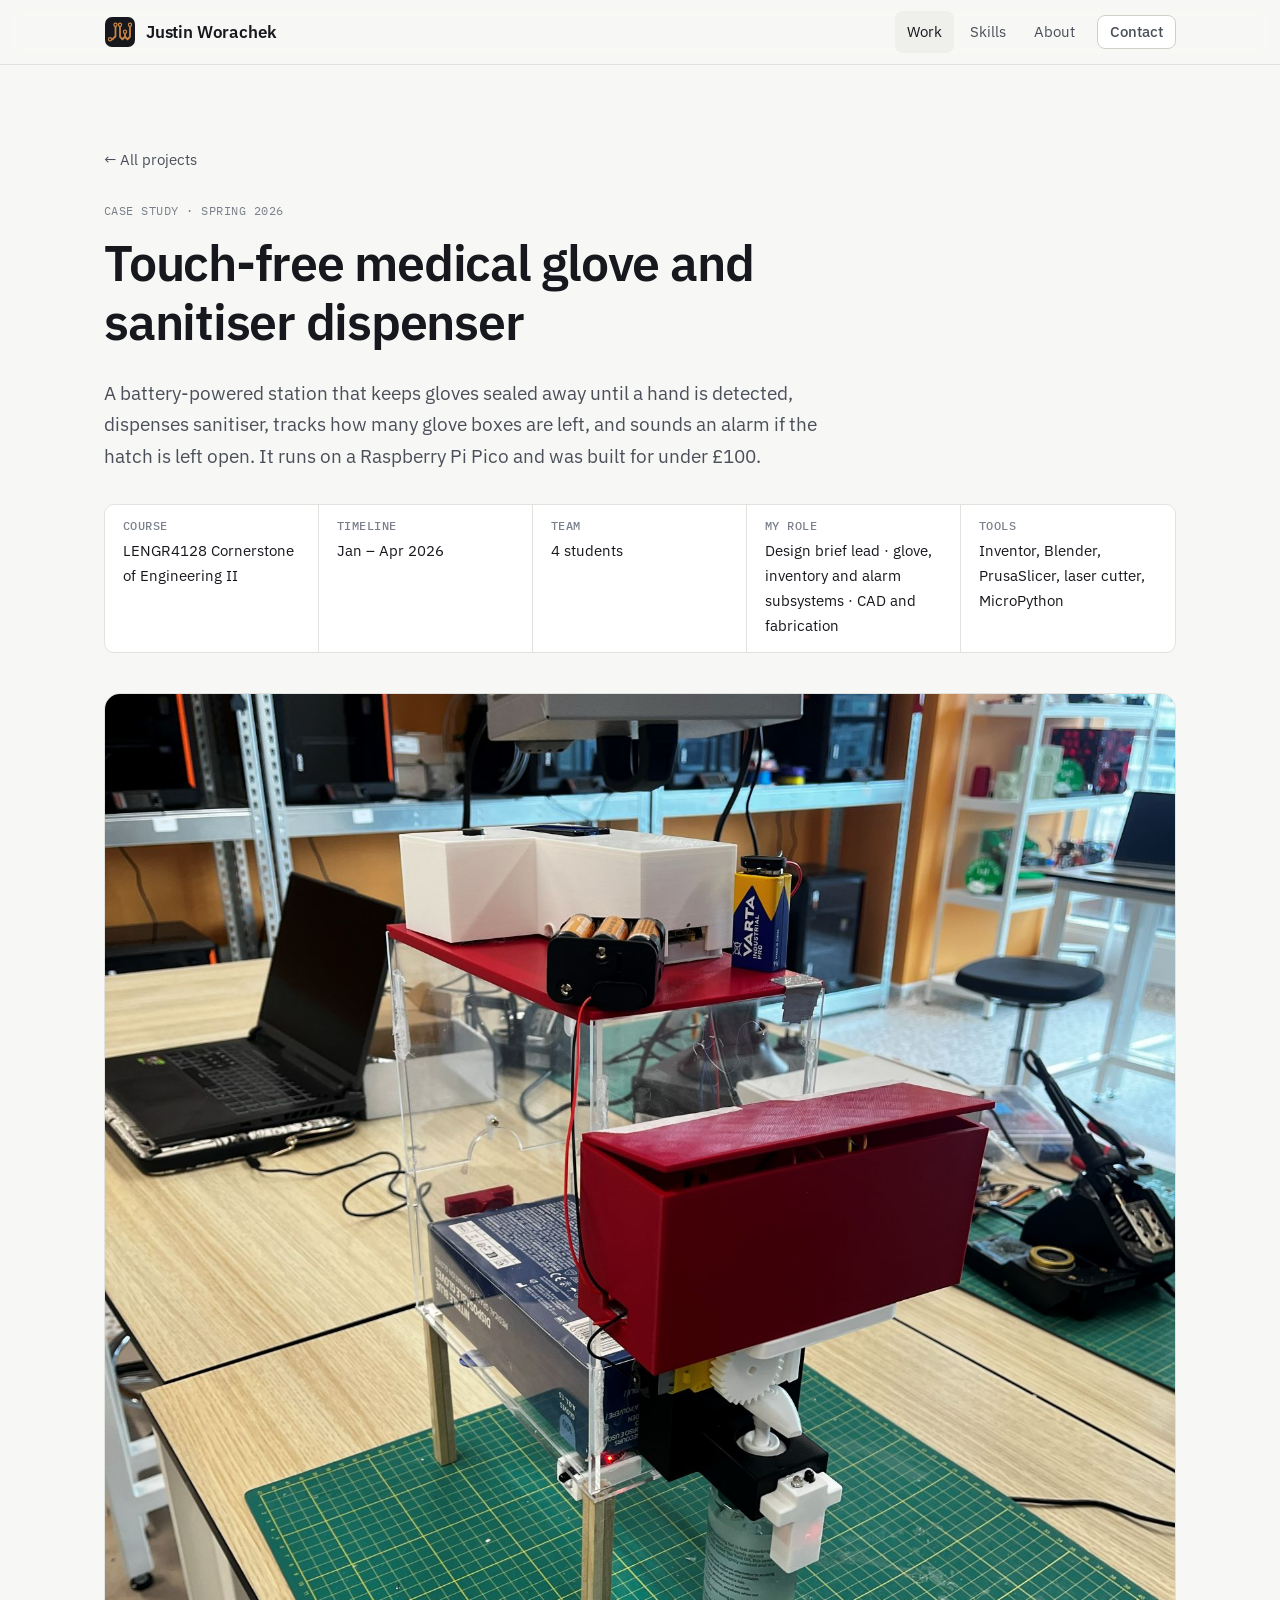
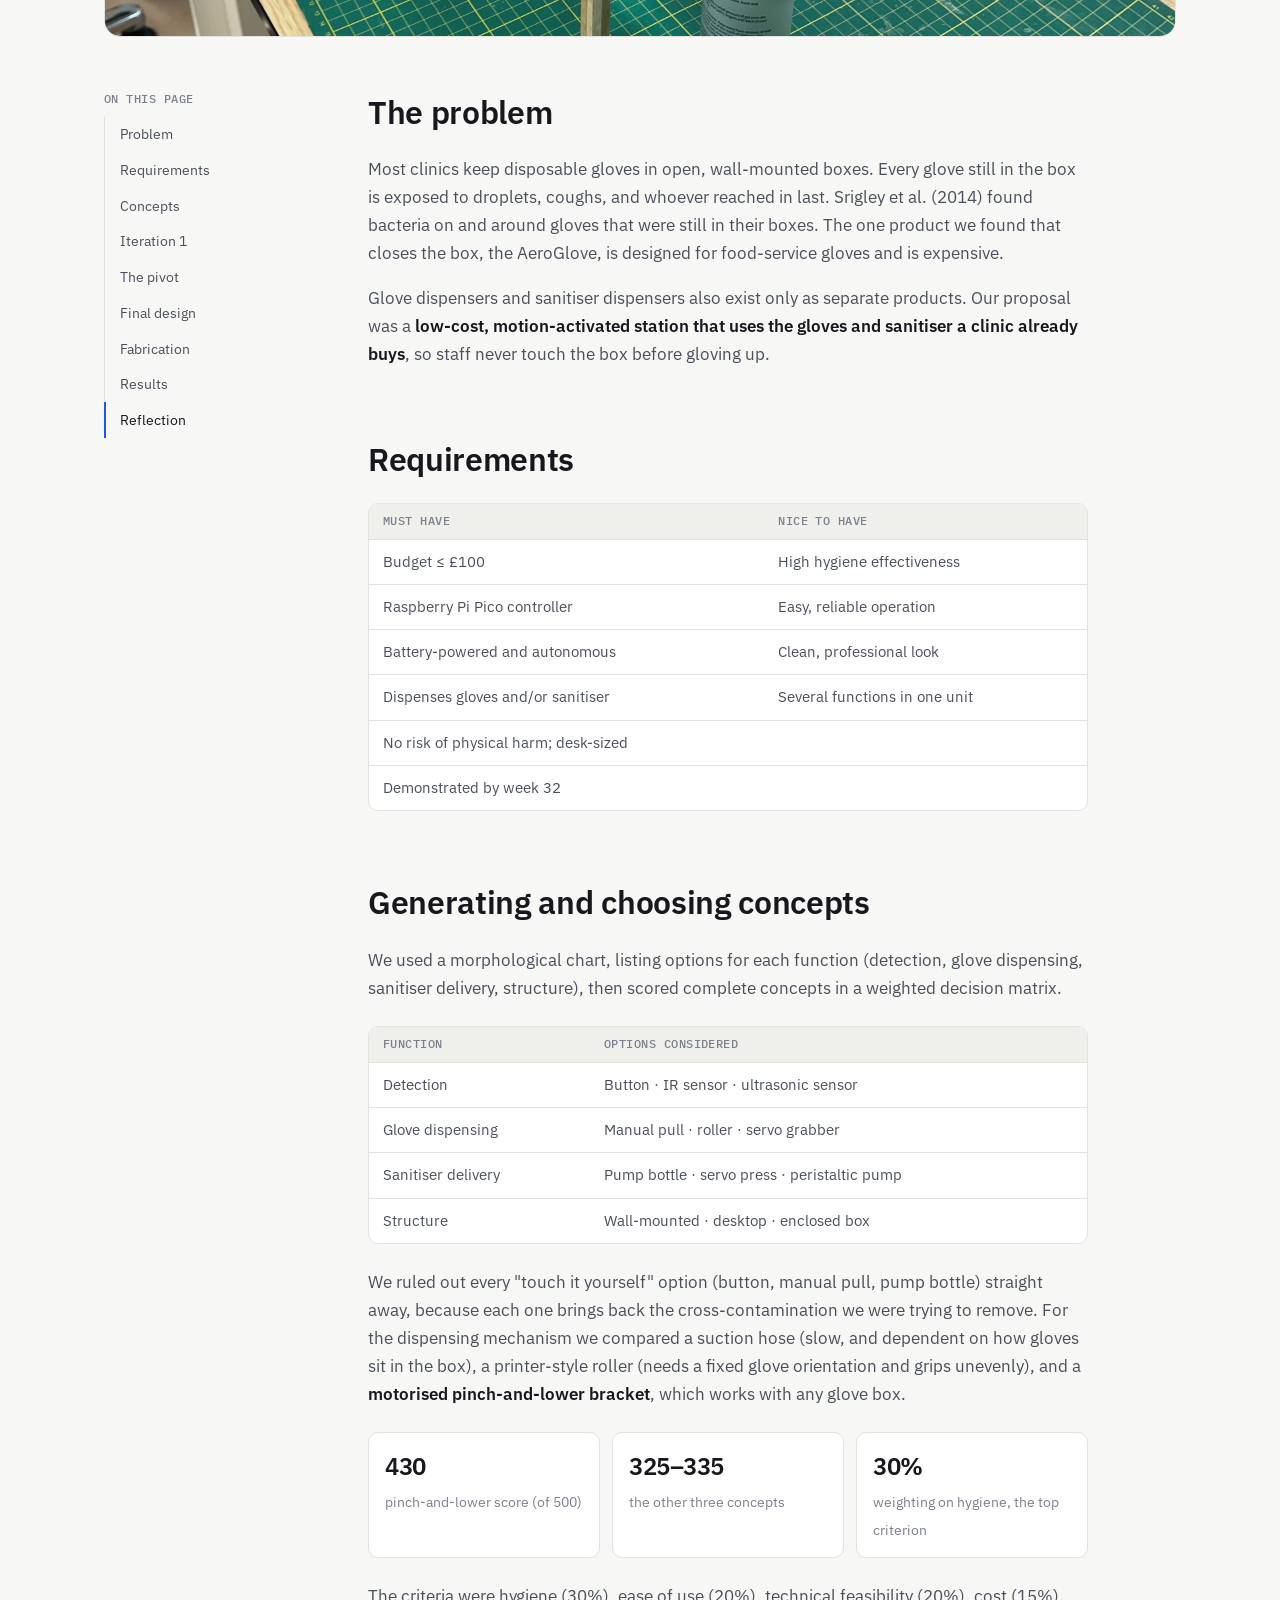
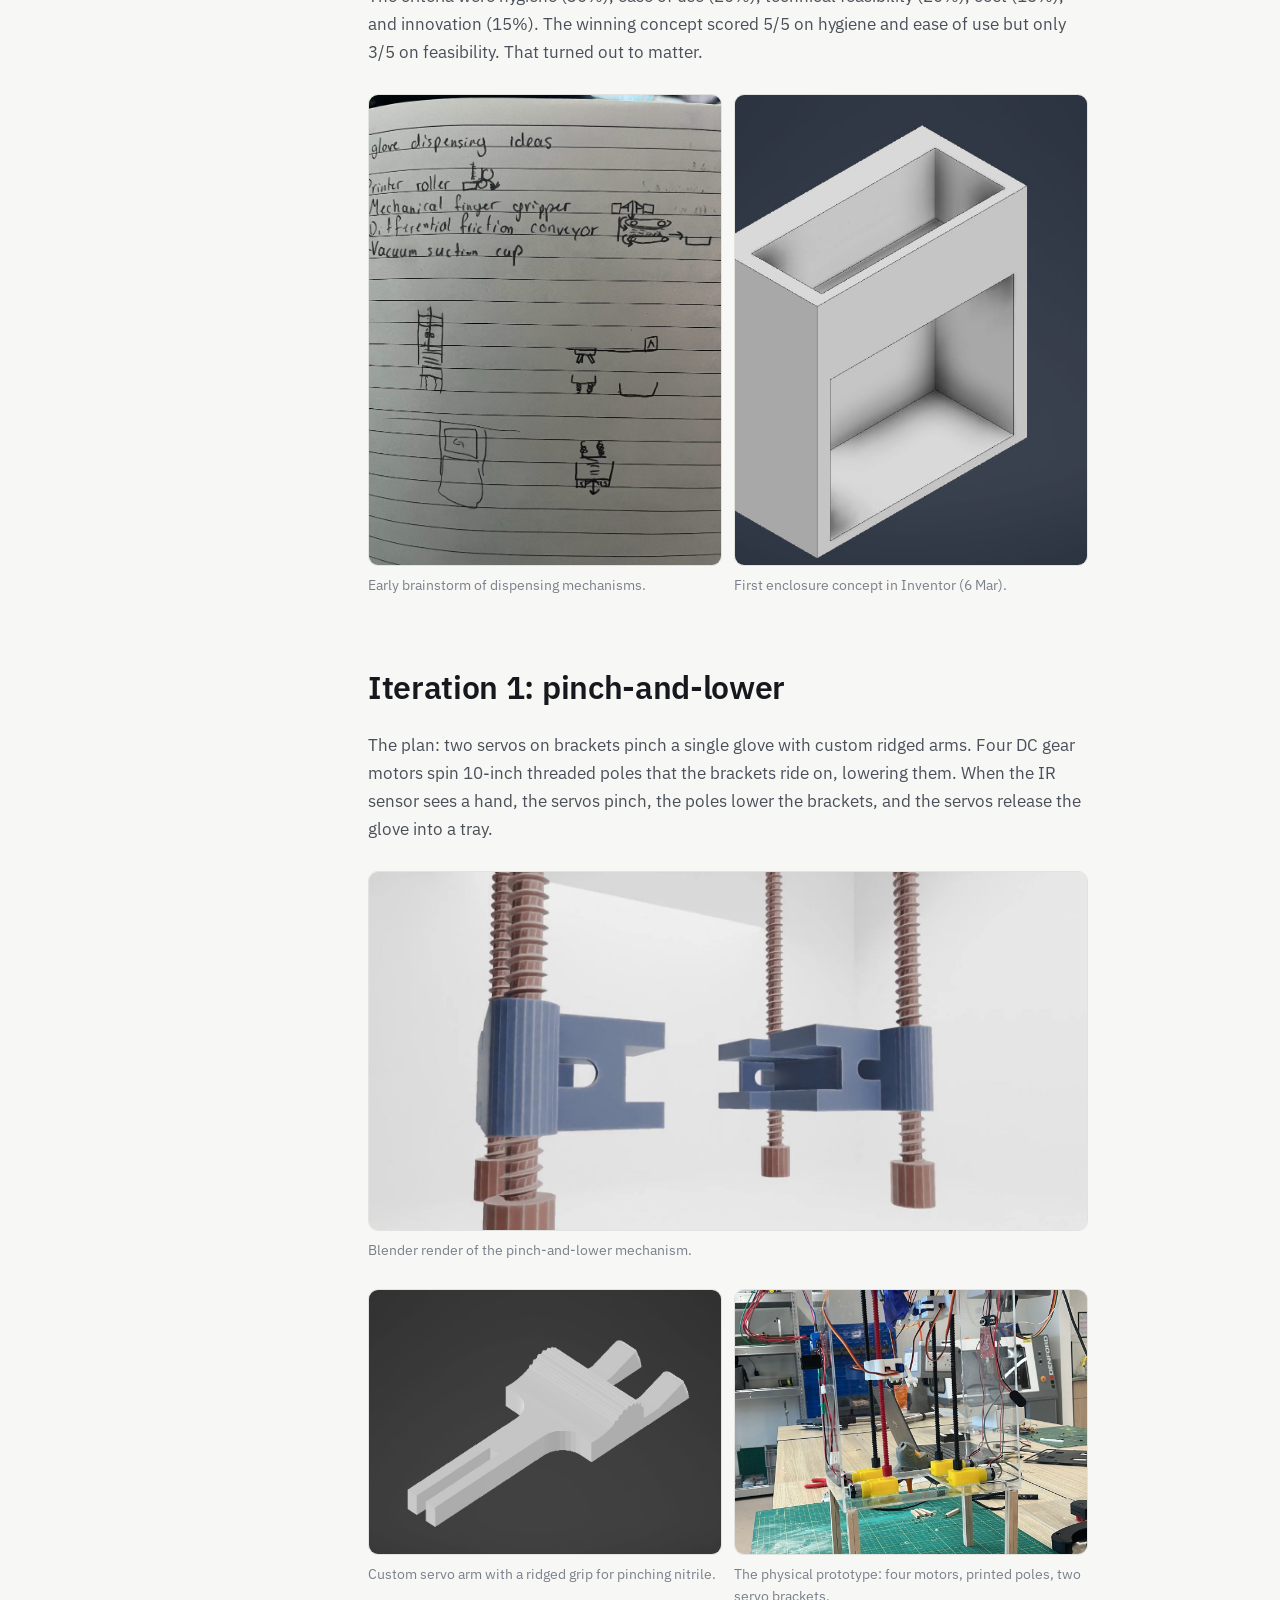
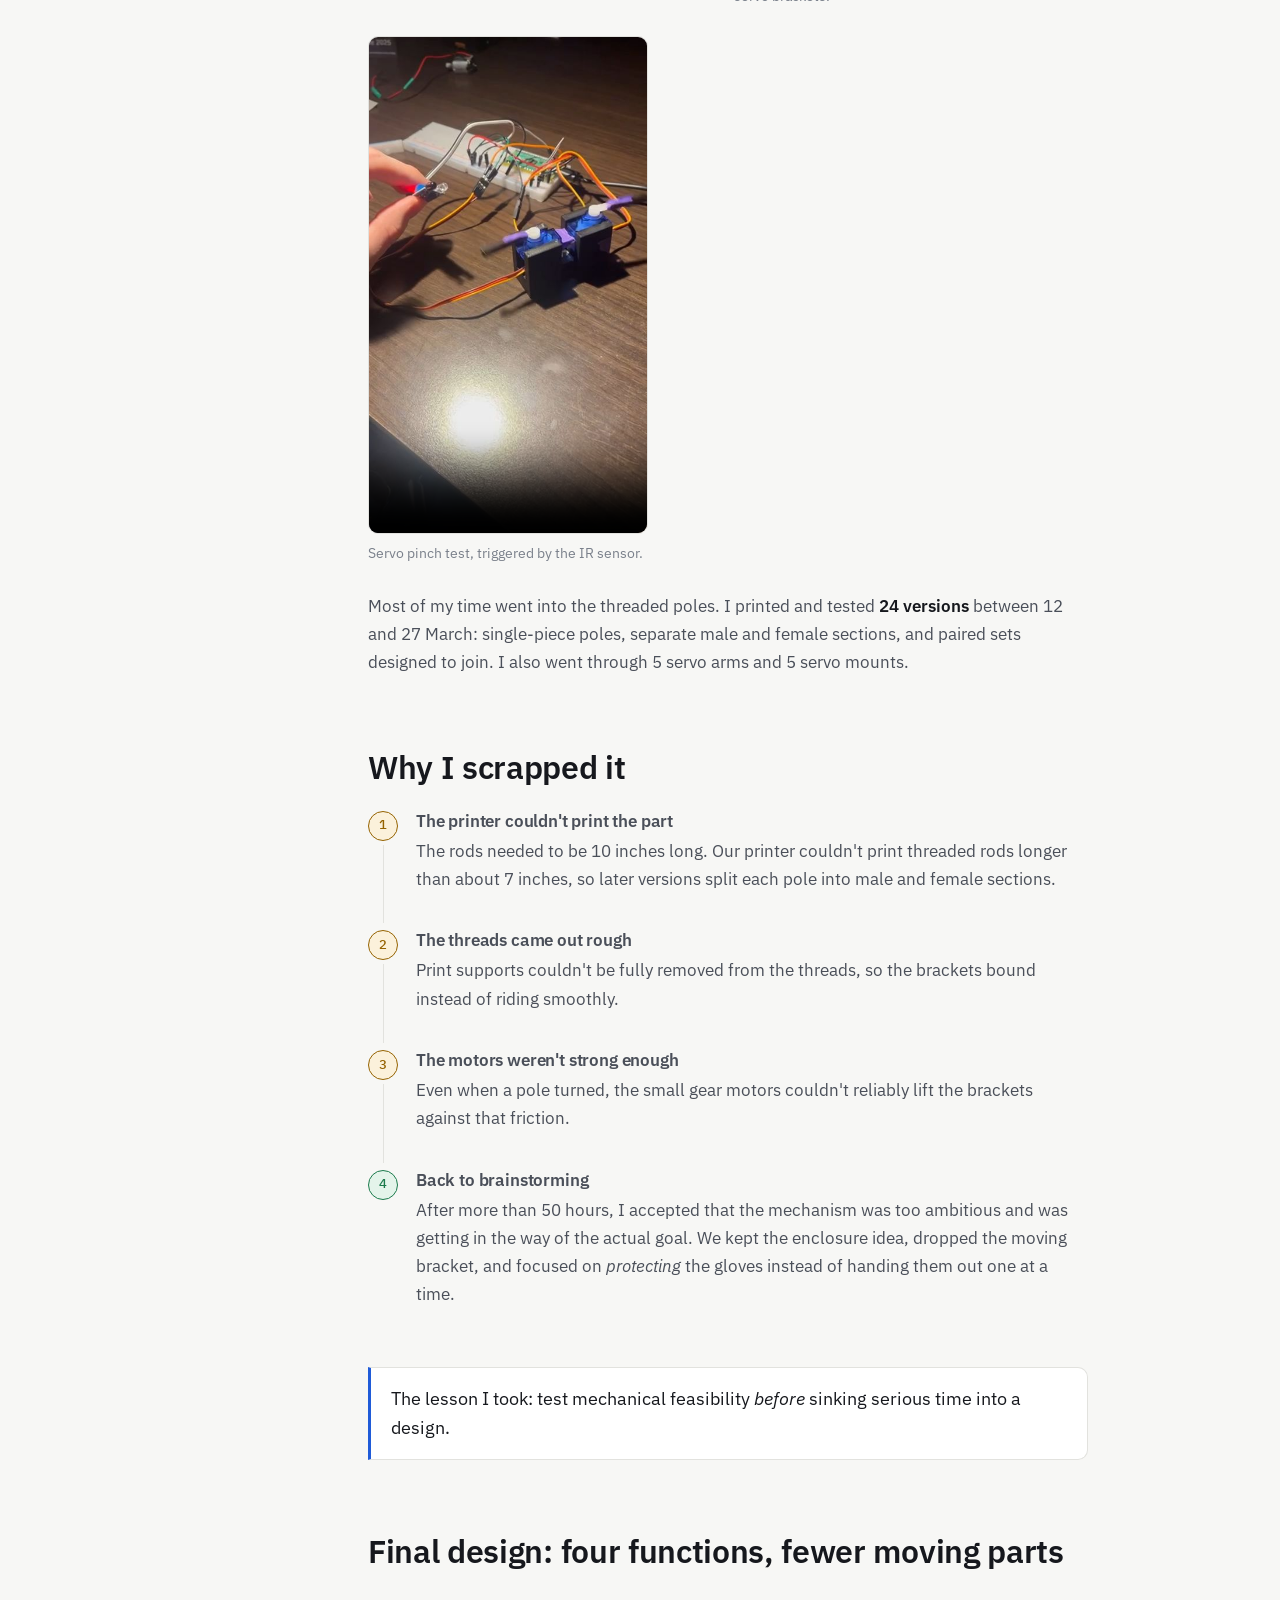
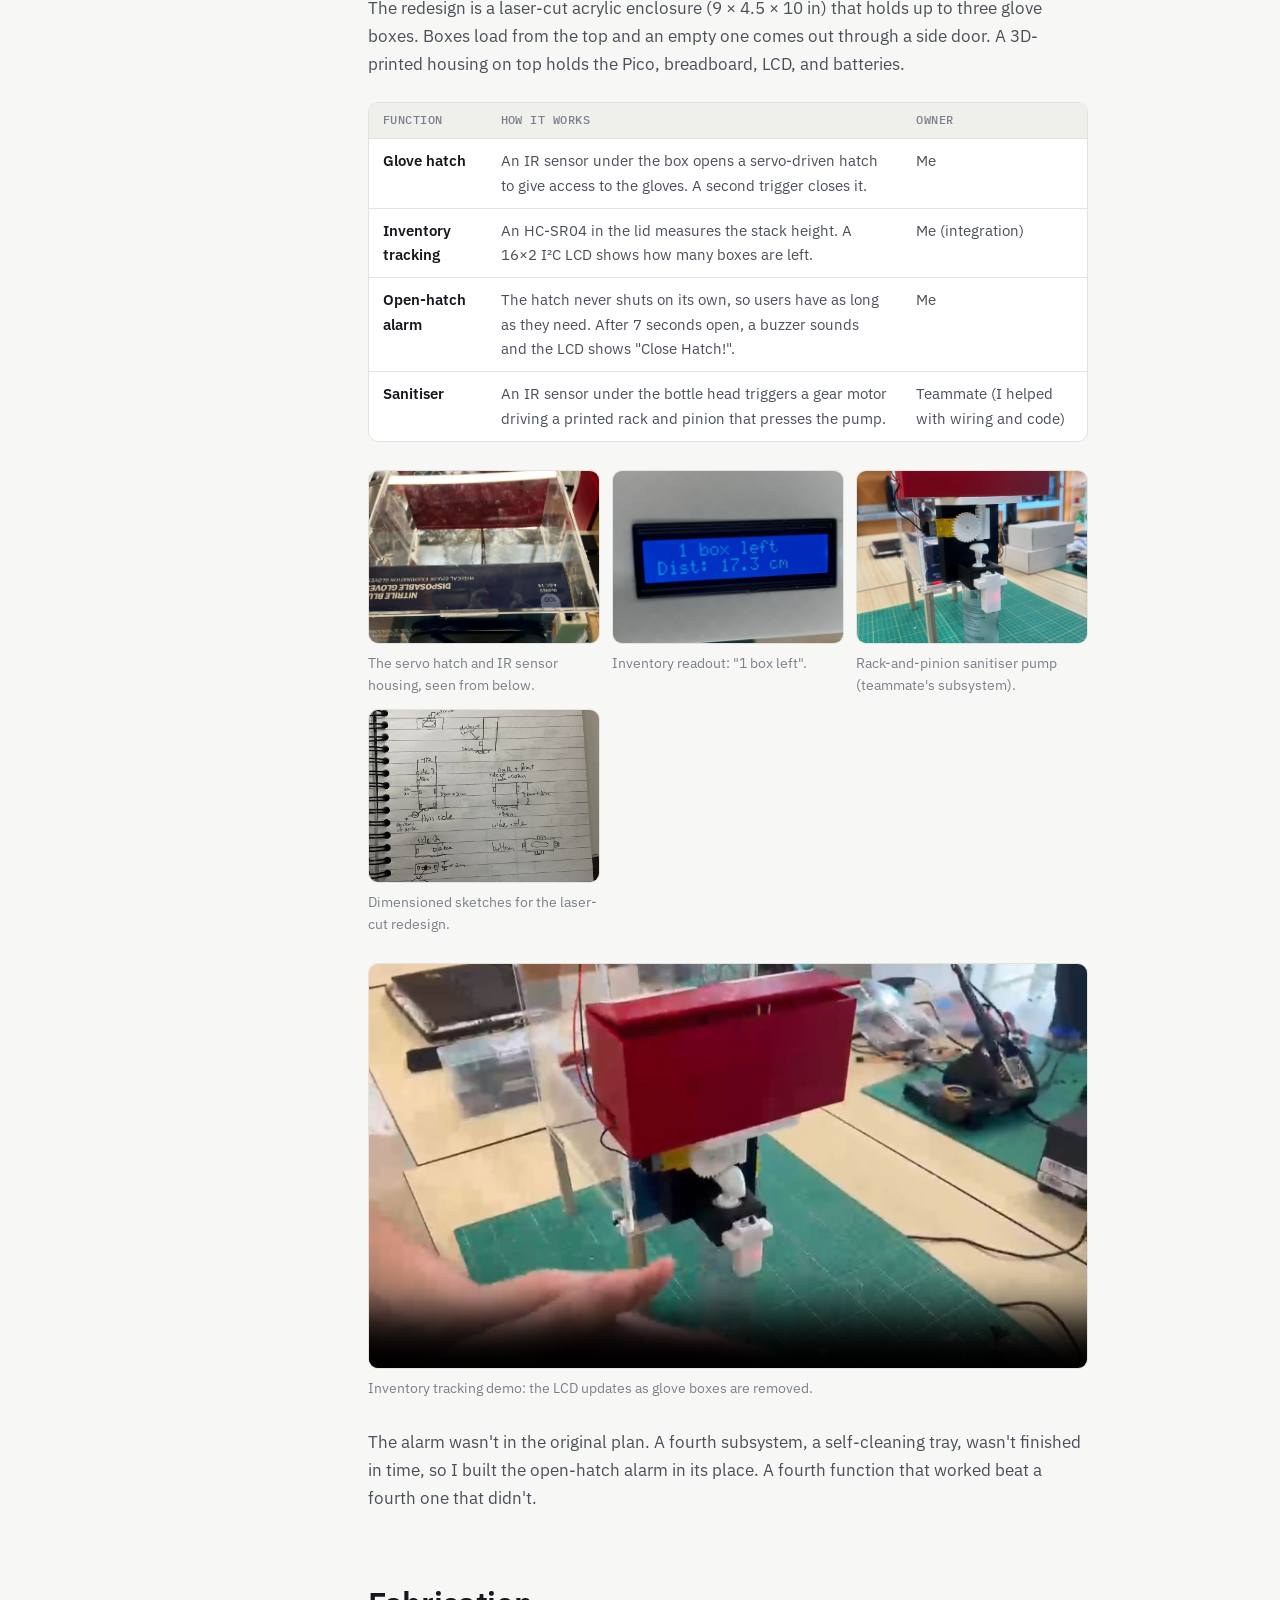
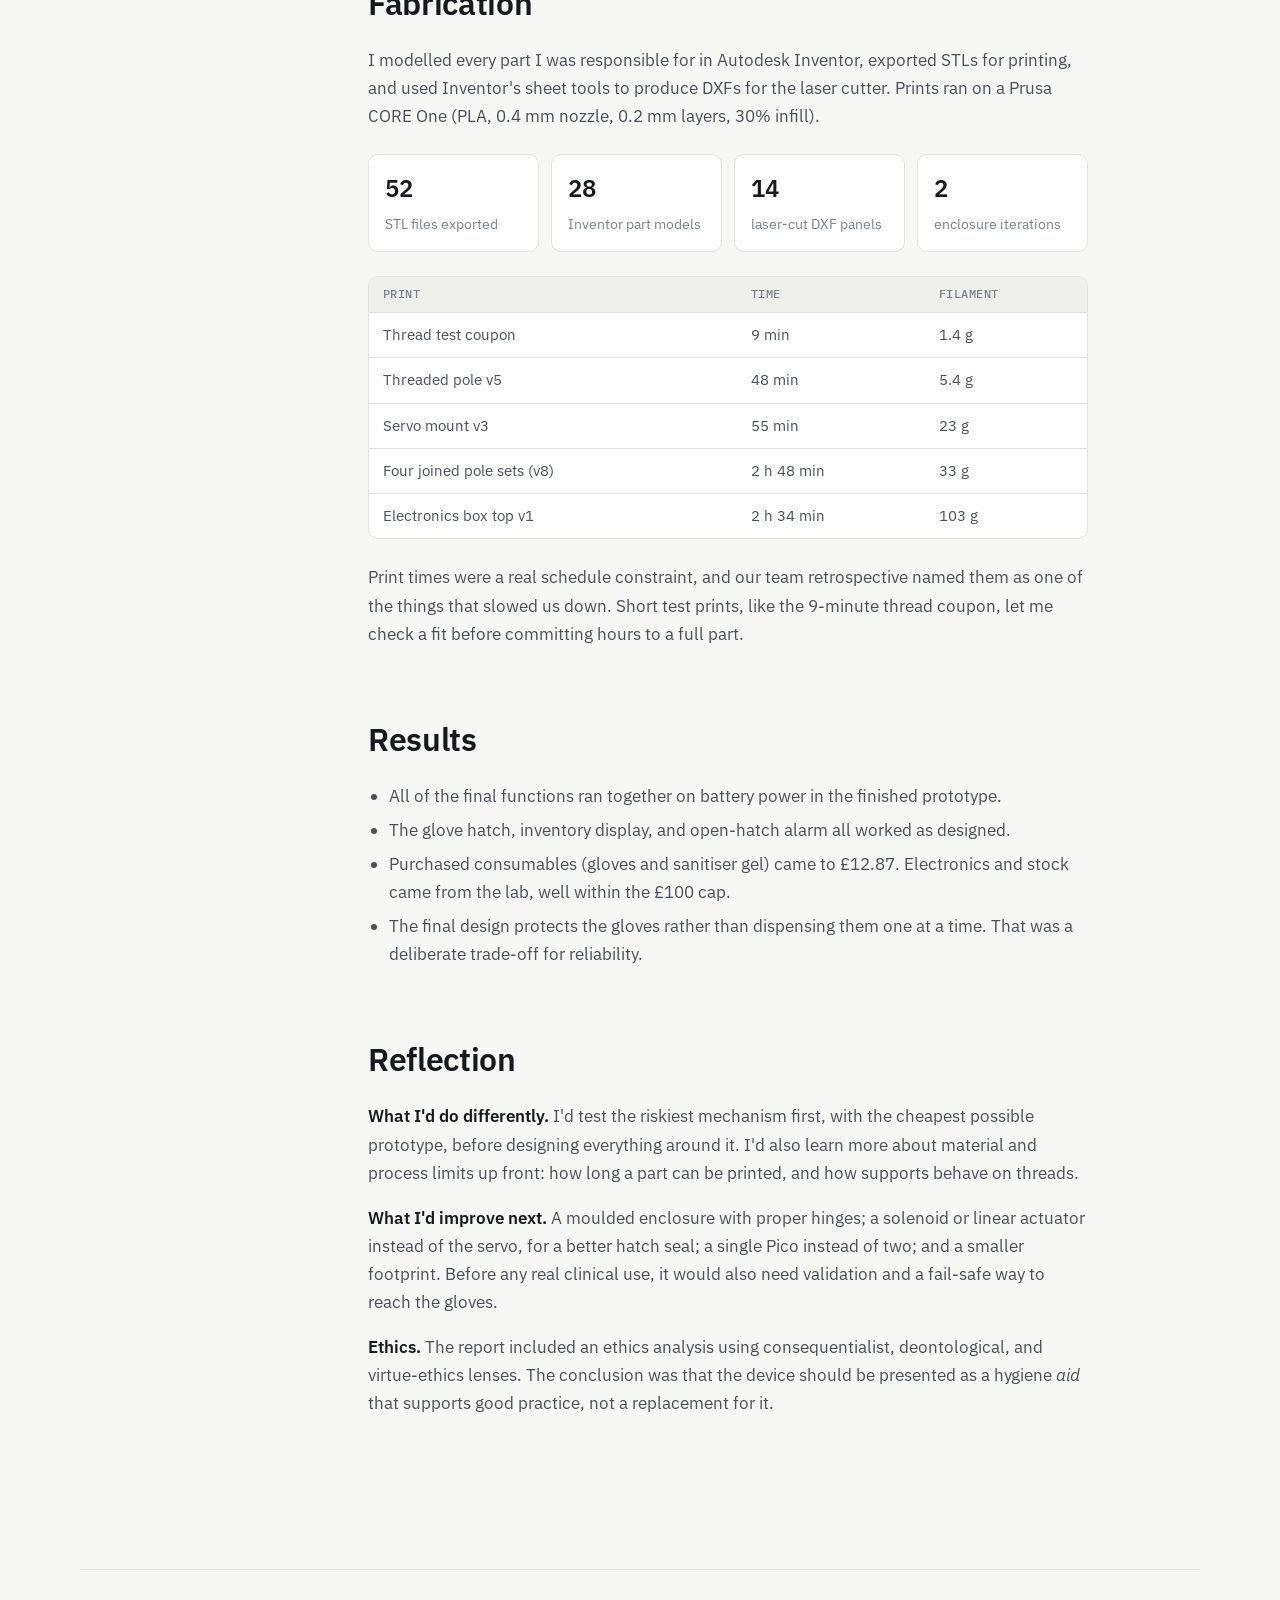
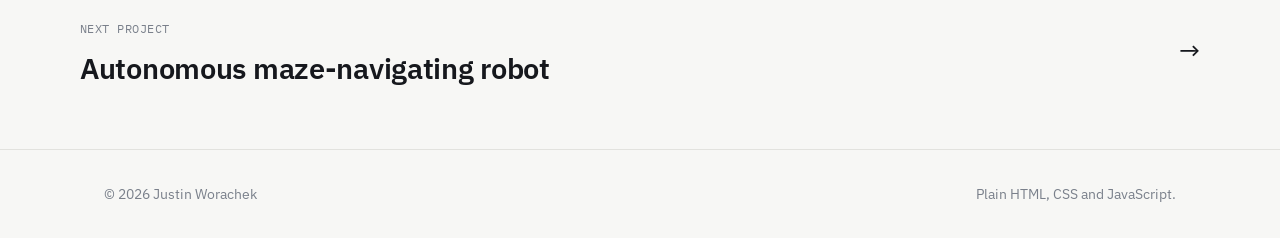
<file: projects/glove-dispenser.html>
<!doctype html>
<html lang="en">
<head>
  <meta charset="utf-8">
  <meta name="viewport" content="width=device-width, initial-scale=1">
  <title>Glove Dispenser · Justin Worachek</title>
  <meta name="description" content="Case study: a touch-free, battery-powered medical glove and sanitiser dispenser built on a Raspberry Pi Pico for Cornerstone of Engineering II.">
  <link rel="icon" href="../assets/img/favicon.svg" type="image/svg+xml">
  <link rel="preconnect" href="https://fonts.googleapis.com">
  <link rel="preconnect" href="https://fonts.gstatic.com" crossorigin>
  <link href="https://fonts.googleapis.com/css2?family=IBM+Plex+Mono:wght@400;500&family=IBM+Plex+Sans:wght@400;500;600&display=swap" rel="stylesheet">
  <link rel="stylesheet" href="../assets/css/style.css">
</head>
<body>
  <header class="site-header">
    <div class="container">
      <a class="brand" href="../index.html"><span class="brand-mark brand-logo" aria-hidden="true"><svg xmlns="http://www.w3.org/2000/svg" viewBox="0 0 64 64">
  <rect x="2" y="2" width="60" height="60" rx="14" fill="#16181d"/>
  <g transform="translate(-1 2.5)">
    <g fill="none" stroke="#c98545" stroke-width="3.6" stroke-linecap="round" stroke-linejoin="round">
      <path d="M24 15 V38 L18 44 H13"/>
      <path d="M33 15 V39 L38 44 L43 39 V29"/>
      <path d="M43 39 L48 44 L53 39 V15"/>
    </g>
    <g fill="#16181d" stroke="#c98545" stroke-width="2.4">
      <circle cx="24" cy="15" r="3.2"/><circle cx="13" cy="44" r="3.2"/>
      <circle cx="33" cy="15" r="3.2"/><circle cx="53" cy="15" r="3.2"/><circle cx="43" cy="29" r="3.2"/>
    </g>
  </g>
</svg></span>Justin Worachek</a>
      <button class="nav-toggle" aria-label="Open menu" aria-expanded="false" aria-controls="site-nav">
        <svg width="20" height="20" viewBox="0 0 24 24" fill="none" stroke="currentColor" stroke-width="2" stroke-linecap="round" aria-hidden="true"><path d="M4 7h16M4 12h16M4 17h16"/></svg>
      </button>
      <nav class="nav" id="site-nav" aria-label="Main">
        <a href="../index.html#work" aria-current="page">Work</a>
        <a href="../index.html#skills">Skills</a>
        <a href="../index.html#about">About</a>
        <a class="btn" href="../index.html#contact">Contact</a>
      </nav>
    </div>
  </header>

  <main>
    <div class="container">
      <section class="cs-hero">
        <a class="back" href="../index.html#work">← All projects</a>
        <p class="eyebrow">Case study · Spring 2026</p>
        <h1>Touch-free medical glove and sanitiser dispenser</h1>
        <p class="lede">A battery-powered station that keeps gloves sealed away until a hand is detected, dispenses sanitiser, tracks how many glove boxes are left, and sounds an alarm if the hatch is left open. It runs on a Raspberry Pi Pico and was built for under £100.</p>
        <dl class="cs-meta">
          <div><dt>Course</dt><dd>LENGR4128 Cornerstone of Engineering II</dd></div>
          <div><dt>Timeline</dt><dd>Jan – Apr 2026</dd></div>
          <div><dt>Team</dt><dd>4 students</dd></div>
          <div><dt>My role</dt><dd>Design brief lead · glove, inventory and alarm subsystems · CAD and fabrication</dd></div>
          <div><dt>Tools</dt><dd>Inventor, Blender, PrusaSlicer, laser cutter, MicroPython</dd></div>
        </dl>
      </section>

      <figure class="cs-cover">
        <img src="../assets/img/glove/cover.jpg" alt="The finished dispenser on a cutting mat: clear acrylic box holding a glove box, wooden legs, a red 3D-printed sanitiser housing over a gel bottle, and a white electronics enclosure with batteries on top" data-zoom data-full="../assets/img/glove/final-prototype.jpg">
      </figure>

      <div class="cs-layout">
        <nav class="toc" aria-label="On this page">
          <p>On this page</p>
          <ol>
            <li><a href="#problem">Problem</a></li>
            <li><a href="#requirements">Requirements</a></li>
            <li><a href="#concepts">Concepts</a></li>
            <li><a href="#iteration-1">Iteration 1</a></li>
            <li><a href="#pivot">The pivot</a></li>
            <li><a href="#final">Final design</a></li>
            <li><a href="#fabrication">Fabrication</a></li>
            <li><a href="#results">Results</a></li>
            <li><a href="#reflection">Reflection</a></li>
          </ol>
        </nav>

        <article class="prose">
          <section id="problem">
            <h2>The problem</h2>
            <p>Most clinics keep disposable gloves in open, wall-mounted boxes. Every glove still in the box is exposed to droplets, coughs, and whoever reached in last. Srigley et al. (2014) found bacteria on and around gloves that were still in their boxes. The one product we found that closes the box, the AeroGlove, is designed for food-service gloves and is expensive.</p>
            <p>Glove dispensers and sanitiser dispensers also exist only as separate products. Our proposal was a <strong>low-cost, motion-activated station that uses the gloves and sanitiser a clinic already buys</strong>, so staff never touch the box before gloving up.</p>
          </section>

          <section id="requirements">
            <h2>Requirements</h2>
            <div class="table-wrap">
              <table>
                <thead><tr><th>Must have</th><th>Nice to have</th></tr></thead>
                <tbody>
                  <tr><td>Budget ≤ £100</td><td>High hygiene effectiveness</td></tr>
                  <tr><td>Raspberry Pi Pico controller</td><td>Easy, reliable operation</td></tr>
                  <tr><td>Battery-powered and autonomous</td><td>Clean, professional look</td></tr>
                  <tr><td>Dispenses gloves and/or sanitiser</td><td>Several functions in one unit</td></tr>
                  <tr><td>No risk of physical harm; desk-sized</td><td></td></tr>
                  <tr><td>Demonstrated by week 32</td><td></td></tr>
                </tbody>
              </table>
            </div>
          </section>

          <section id="concepts">
            <h2>Generating and choosing concepts</h2>
            <p>We used a morphological chart, listing options for each function (detection, glove dispensing, sanitiser delivery, structure), then scored complete concepts in a weighted decision matrix.</p>
            <div class="table-wrap">
              <table>
                <thead><tr><th>Function</th><th>Options considered</th></tr></thead>
                <tbody>
                  <tr><td>Detection</td><td>Button · IR sensor · ultrasonic sensor</td></tr>
                  <tr><td>Glove dispensing</td><td>Manual pull · roller · servo grabber</td></tr>
                  <tr><td>Sanitiser delivery</td><td>Pump bottle · servo press · peristaltic pump</td></tr>
                  <tr><td>Structure</td><td>Wall-mounted · desktop · enclosed box</td></tr>
                </tbody>
              </table>
            </div>
            <p>We ruled out every "touch it yourself" option (button, manual pull, pump bottle) straight away, because each one brings back the cross-contamination we were trying to remove. For the dispensing mechanism we compared a suction hose (slow, and dependent on how gloves sit in the box), a printer-style roller (needs a fixed glove orientation and grips unevenly), and a <strong>motorised pinch-and-lower bracket</strong>, which works with any glove box.</p>
            <div class="facts">
              <div class="fact"><strong>430</strong><span>pinch-and-lower score (of 500)</span></div>
              <div class="fact"><strong>325–335</strong><span>the other three concepts</span></div>
              <div class="fact"><strong>30%</strong><span>weighting on hygiene, the top criterion</span></div>
            </div>
            <p>The criteria were hygiene (30%), ease of use (20%), technical feasibility (20%), cost (15%), and innovation (15%). The winning concept scored 5/5 on hygiene and ease of use but only 3/5 on feasibility. That turned out to matter.</p>
            <div class="gallery tall">
              <figure><img src="../assets/img/glove/sketch-brainstorm.jpg" alt="Notebook page brainstorming dispensing mechanisms" loading="lazy"><figcaption>Early brainstorm of dispensing mechanisms.</figcaption></figure>
              <figure><img src="../assets/img/glove/concept-render.jpg" alt="Inventor render of the first enclosure concept, a box with a top slot and open lower bay" loading="lazy" style="aspect-ratio:3/4; object-fit:cover;"><figcaption>First enclosure concept in Inventor (6 Mar).</figcaption></figure>
            </div>
          </section>

          <section id="iteration-1">
            <h2>Iteration 1: pinch-and-lower</h2>
            <p>The plan: two servos on brackets pinch a single glove with custom ridged arms. Four DC gear motors spin 10-inch threaded poles that the brackets ride on, lowering them. When the IR sensor sees a hand, the servos pinch, the poles lower the brackets, and the servos release the glove into a tray.</p>
            <figure>
              <img src="../assets/img/glove/render-pinch-mechanism.jpg" alt="Blender render of the pinch-and-lower mechanism: four threaded poles and two servo brackets" loading="lazy" data-zoom>
              <figcaption>Blender render of the pinch-and-lower mechanism.</figcaption>
            </figure>
            <div class="gallery">
              <figure><img src="../assets/img/glove/render-pinch-arm.jpg" alt="Render of the custom servo arm with a ridged grip" loading="lazy"><figcaption>Custom servo arm with a ridged grip for pinching nitrile.</figcaption></figure>
              <figure><img src="../assets/img/glove/iteration1-prototype.jpg" alt="First prototype: four yellow gear motors driving printed threaded poles with two servo brackets" loading="lazy"><figcaption>The physical prototype: four motors, printed poles, two servo brackets.</figcaption></figure>
            </div>
            <div class="video-row" style="grid-template-columns:minmax(0,280px);">
              <figure>
                <video src="../assets/video/glove-servo-pinch.mp4" poster="../assets/img/glove/servo-pinch-poster.jpg" controls muted playsinline preload="none"></video>
                <figcaption>Servo pinch test, triggered by the IR sensor.</figcaption>
              </figure>
            </div>
            <p>Most of my time went into the threaded poles. I printed and tested <strong>24 versions</strong> between 12 and 27 March: single-piece poles, separate male and female sections, and paired sets designed to join. I also went through 5 servo arms and 5 servo mounts.</p>
          </section>

          <section id="pivot">
            <h2>Why I scrapped it</h2>
            <ul class="steps">
              <li class="fail"><h3>The printer couldn't print the part</h3><p>The rods needed to be 10 inches long. Our printer couldn't print threaded rods longer than about 7 inches, so later versions split each pole into male and female sections.</p></li>
              <li class="fail"><h3>The threads came out rough</h3><p>Print supports couldn't be fully removed from the threads, so the brackets bound instead of riding smoothly.</p></li>
              <li class="fail"><h3>The motors weren't strong enough</h3><p>Even when a pole turned, the small gear motors couldn't reliably lift the brackets against that friction.</p></li>
              <li class="win"><h3>Back to brainstorming</h3><p>After more than 50 hours, I accepted that the mechanism was too ambitious and was getting in the way of the actual goal. We kept the enclosure idea, dropped the moving bracket, and focused on <em>protecting</em> the gloves instead of handing them out one at a time.</p></li>
            </ul>
            <div class="callout quote"><p>The lesson I took: test mechanical feasibility <em>before</em> sinking serious time into a design.</p></div>
          </section>

          <section id="final">
            <h2>Final design: four functions, fewer moving parts</h2>
            <p>The redesign is a laser-cut acrylic enclosure (9 × 4.5 × 10 in) that holds up to three glove boxes. Boxes load from the top and an empty one comes out through a side door. A 3D-printed housing on top holds the Pico, breadboard, LCD, and batteries.</p>
            <div class="table-wrap">
              <table>
                <thead><tr><th>Function</th><th>How it works</th><th>Owner</th></tr></thead>
                <tbody>
                  <tr><td><strong>Glove hatch</strong></td><td>An IR sensor under the box opens a servo-driven hatch to give access to the gloves. A second trigger closes it.</td><td>Me</td></tr>
                  <tr><td><strong>Inventory tracking</strong></td><td>An HC-SR04 in the lid measures the stack height. A 16×2 I²C LCD shows how many boxes are left.</td><td>Me (integration)</td></tr>
                  <tr><td><strong>Open-hatch alarm</strong></td><td>The hatch never shuts on its own, so users have as long as they need. After 7 seconds open, a buzzer sounds and the LCD shows "Close Hatch!".</td><td>Me</td></tr>
                  <tr><td><strong>Sanitiser</strong></td><td>An IR sensor under the bottle head triggers a gear motor driving a printed rack and pinion that presses the pump.</td><td>Teammate (I helped with wiring and code)</td></tr>
                </tbody>
              </table>
            </div>
            <div class="gallery">
              <figure><img src="../assets/img/glove/hatch-underside.jpg" alt="View from below: the black servo hatch under a box of nitrile gloves and the IR sensor housing" loading="lazy"><figcaption>The servo hatch and IR sensor housing, seen from below.</figcaption></figure>
              <figure><img src="../assets/img/glove/lcd-one-box-left.jpg" alt="LCD reading 1 box left, Dist 17.3 cm" loading="lazy"><figcaption>Inventory readout: "1 box left".</figcaption></figure>
              <figure><img src="../assets/img/glove/sanitiser-rack.jpg" alt="Close-up of the sanitiser mechanism: gear motor, printed spur gear and rack pressing the pump" loading="lazy"><figcaption>Rack-and-pinion sanitiser pump (teammate's subsystem).</figcaption></figure>
              <figure><img src="../assets/img/glove/sketch-redesign-1.jpg" alt="Dimensioned notebook sketch for the laser-cut enclosure" loading="lazy"><figcaption>Dimensioned sketches for the laser-cut redesign.</figcaption></figure>
            </div>
            <figure>
              <video src="../assets/video/glove-inventory-lcd.mp4" poster="../assets/img/glove/inventory-lcd-poster.jpg" controls muted playsinline preload="none"></video>
              <figcaption>Inventory tracking demo: the LCD updates as glove boxes are removed.</figcaption>
            </figure>
            <p>The alarm wasn't in the original plan. A fourth subsystem, a self-cleaning tray, wasn't finished in time, so I built the open-hatch alarm in its place. A fourth function that worked beat a fourth one that didn't.</p>
          </section>

          <section id="fabrication">
            <h2>Fabrication</h2>
            <p>I modelled every part I was responsible for in Autodesk Inventor, exported STLs for printing, and used Inventor's sheet tools to produce DXFs for the laser cutter. Prints ran on a Prusa CORE One (PLA, 0.4 mm nozzle, 0.2 mm layers, 30% infill).</p>
            <div class="facts">
              <div class="fact"><strong>52</strong><span>STL files exported</span></div>
              <div class="fact"><strong>28</strong><span>Inventor part models</span></div>
              <div class="fact"><strong>14</strong><span>laser-cut DXF panels</span></div>
              <div class="fact"><strong>2</strong><span>enclosure iterations</span></div>
            </div>
            <div class="table-wrap">
              <table>
                <thead><tr><th>Print</th><th>Time</th><th>Filament</th></tr></thead>
                <tbody>
                  <tr><td>Thread test coupon</td><td>9 min</td><td>1.4 g</td></tr>
                  <tr><td>Threaded pole v5</td><td>48 min</td><td>5.4 g</td></tr>
                  <tr><td>Servo mount v3</td><td>55 min</td><td>23 g</td></tr>
                  <tr><td>Four joined pole sets (v8)</td><td>2 h 48 min</td><td>33 g</td></tr>
                  <tr><td>Electronics box top v1</td><td>2 h 34 min</td><td>103 g</td></tr>
                </tbody>
              </table>
            </div>
            <p>Print times were a real schedule constraint, and our team retrospective named them as one of the things that slowed us down. Short test prints, like the 9-minute thread coupon, let me check a fit before committing hours to a full part.</p>
          </section>

          <section id="results">
            <h2>Results</h2>
            <ul>
              <li>All of the final functions ran together on battery power in the finished prototype.</li>
              <li>The glove hatch, inventory display, and open-hatch alarm all worked as designed.</li>
              <li>Purchased consumables (gloves and sanitiser gel) came to £12.87. Electronics and stock came from the lab, well within the £100 cap.</li>
              <li>The final design protects the gloves rather than dispensing them one at a time. That was a deliberate trade-off for reliability.</li>
            </ul>
          </section>

          <section id="reflection">
            <h2>Reflection</h2>
            <p><strong>What I'd do differently.</strong> I'd test the riskiest mechanism first, with the cheapest possible prototype, before designing everything around it. I'd also learn more about material and process limits up front: how long a part can be printed, and how supports behave on threads.</p>
            <p><strong>What I'd improve next.</strong> A moulded enclosure with proper hinges; a solenoid or linear actuator instead of the servo, for a better hatch seal; a single Pico instead of two; and a smaller footprint. Before any real clinical use, it would also need validation and a fail-safe way to reach the gloves.</p>
            <p><strong>Ethics.</strong> The report included an ethics analysis using consequentialist, deontological, and virtue-ethics lenses. The conclusion was that the device should be presented as a hygiene <em>aid</em> that supports good practice, not a replacement for it.</p>
          </section>
        </article>
      </div>
    </div>

    <div class="container next">
      <a href="maze-robot.html">
        <div><p class="eyebrow">Next project</p><h3>Autonomous maze-navigating robot</h3></div>
        <span aria-hidden="true" style="font-size:1.6rem">→</span>
      </a>
    </div>
  </main>

  <footer class="site-footer">
    <div class="container">
      <span>© <span data-year>2026</span> Justin Worachek</span>
      <span>Plain HTML, CSS and JavaScript.</span>
    </div>
  </footer>
  <script src="../assets/js/main.js"></script>
</body>
</html>
</file>
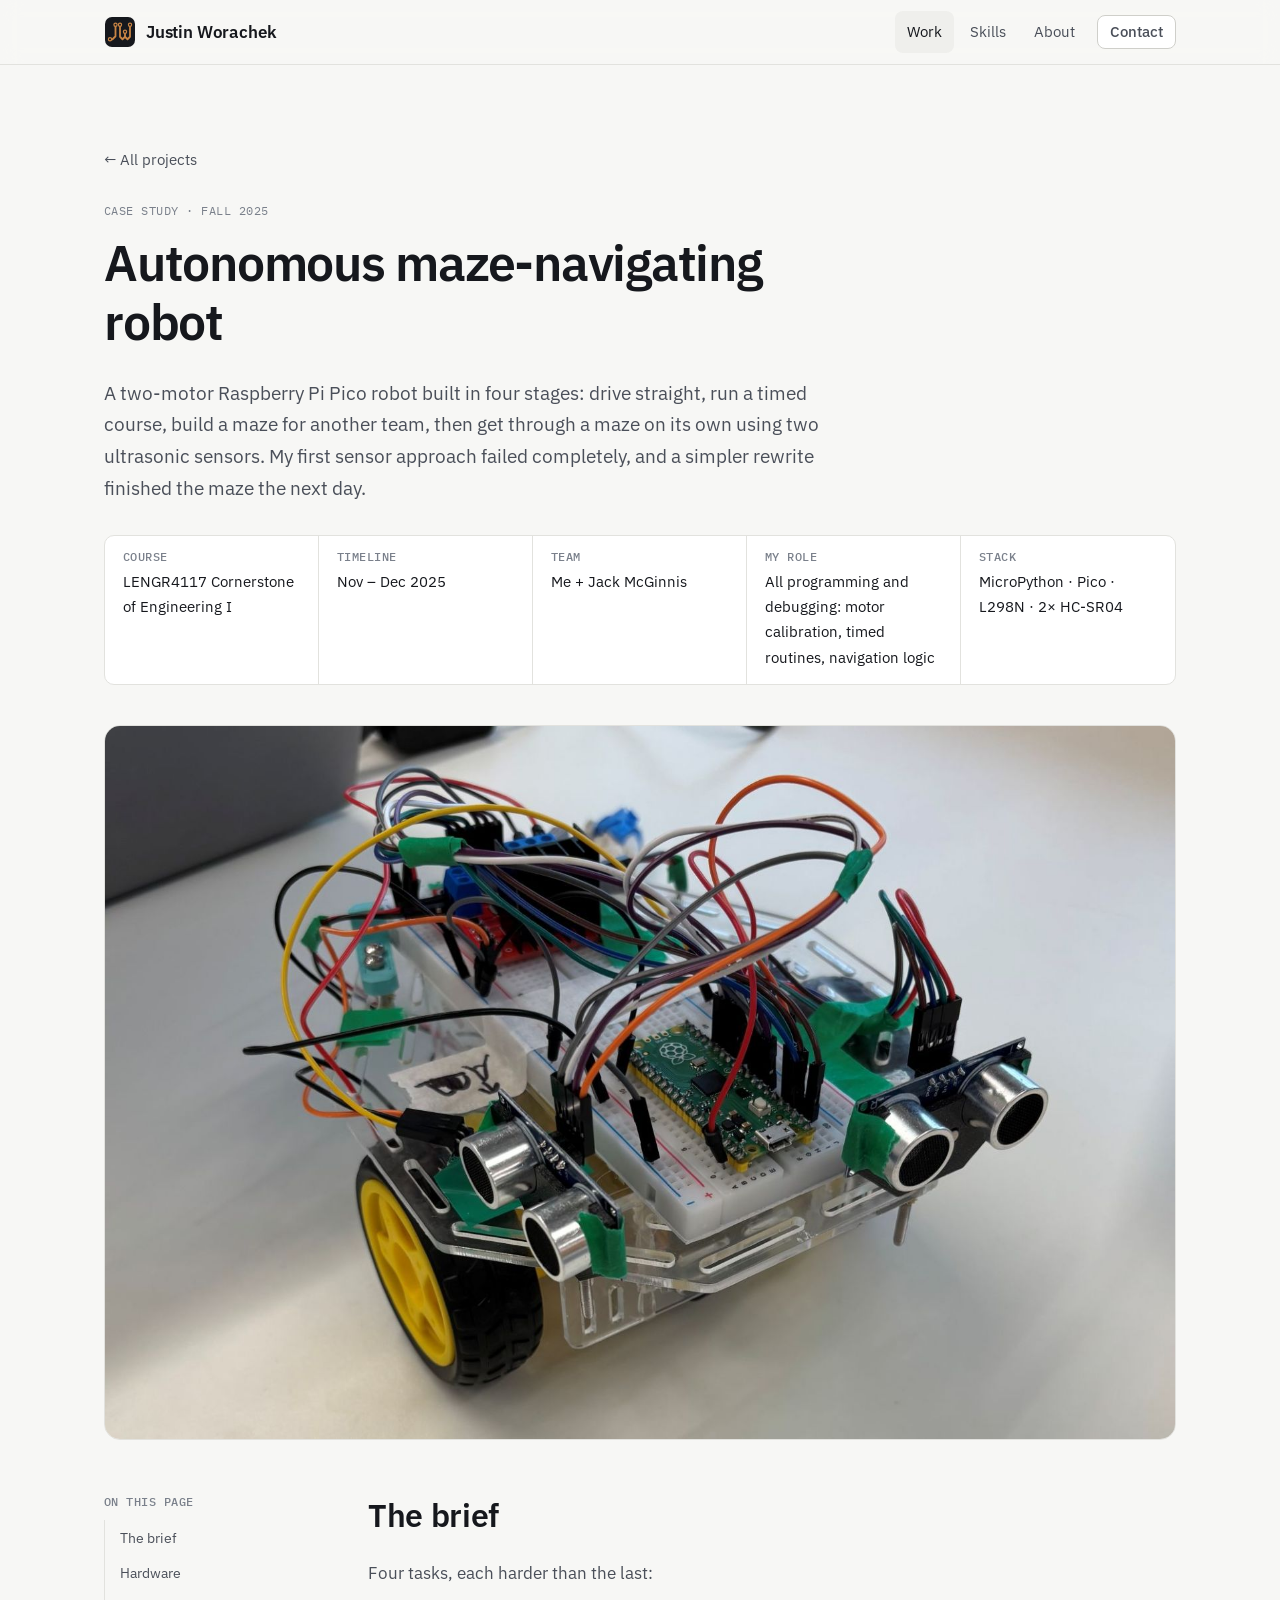
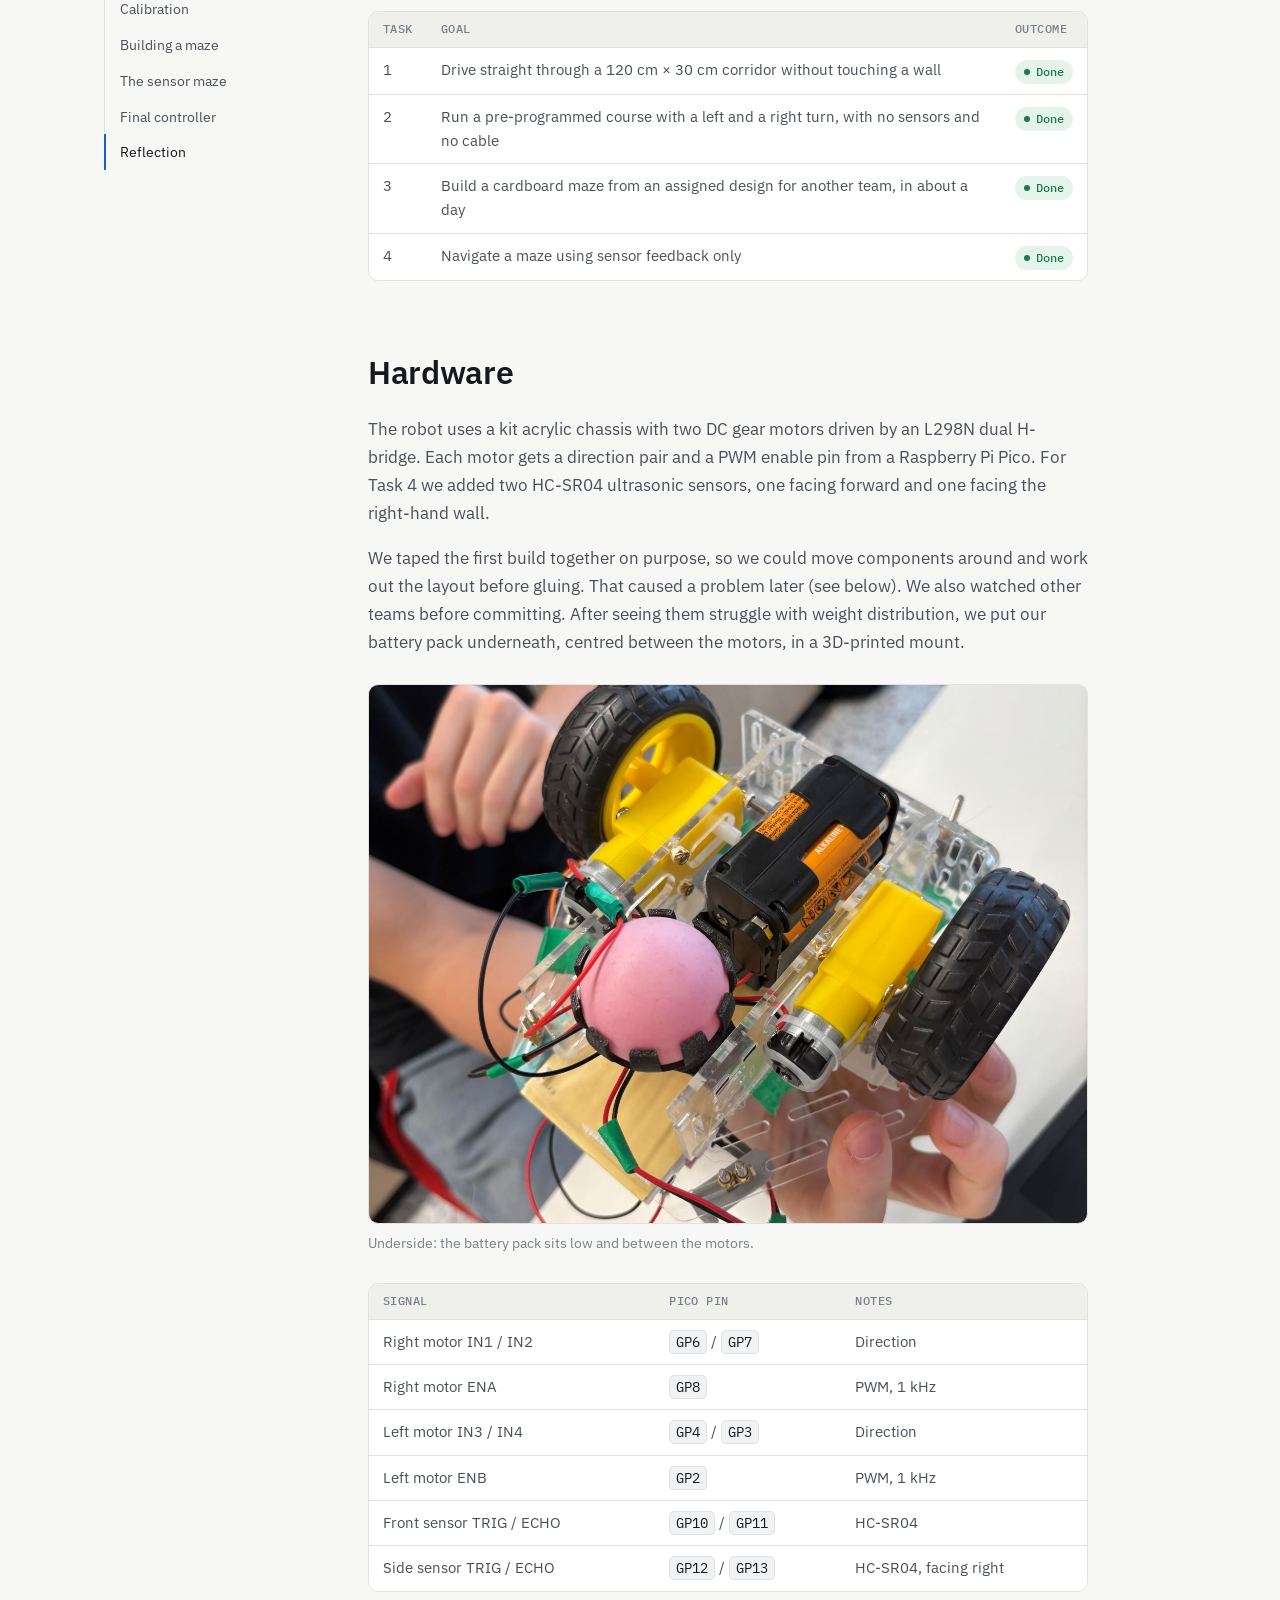
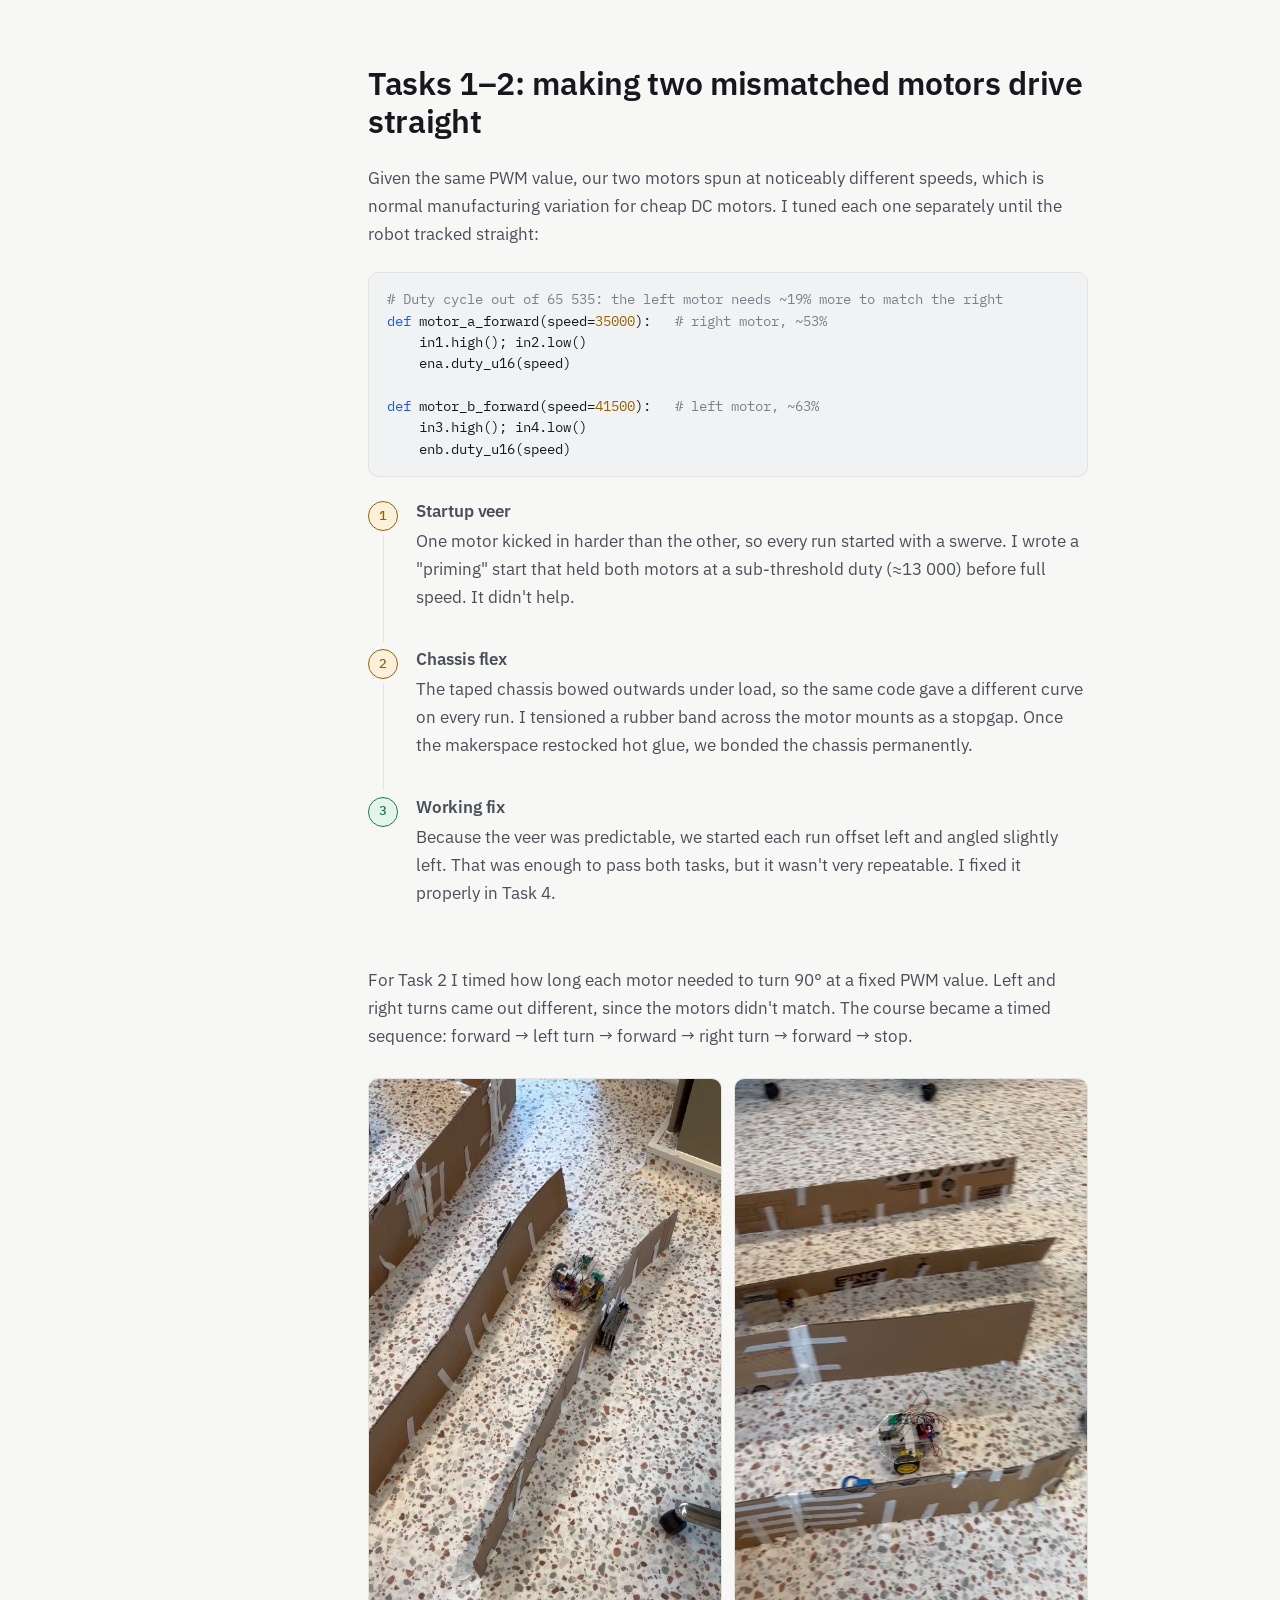
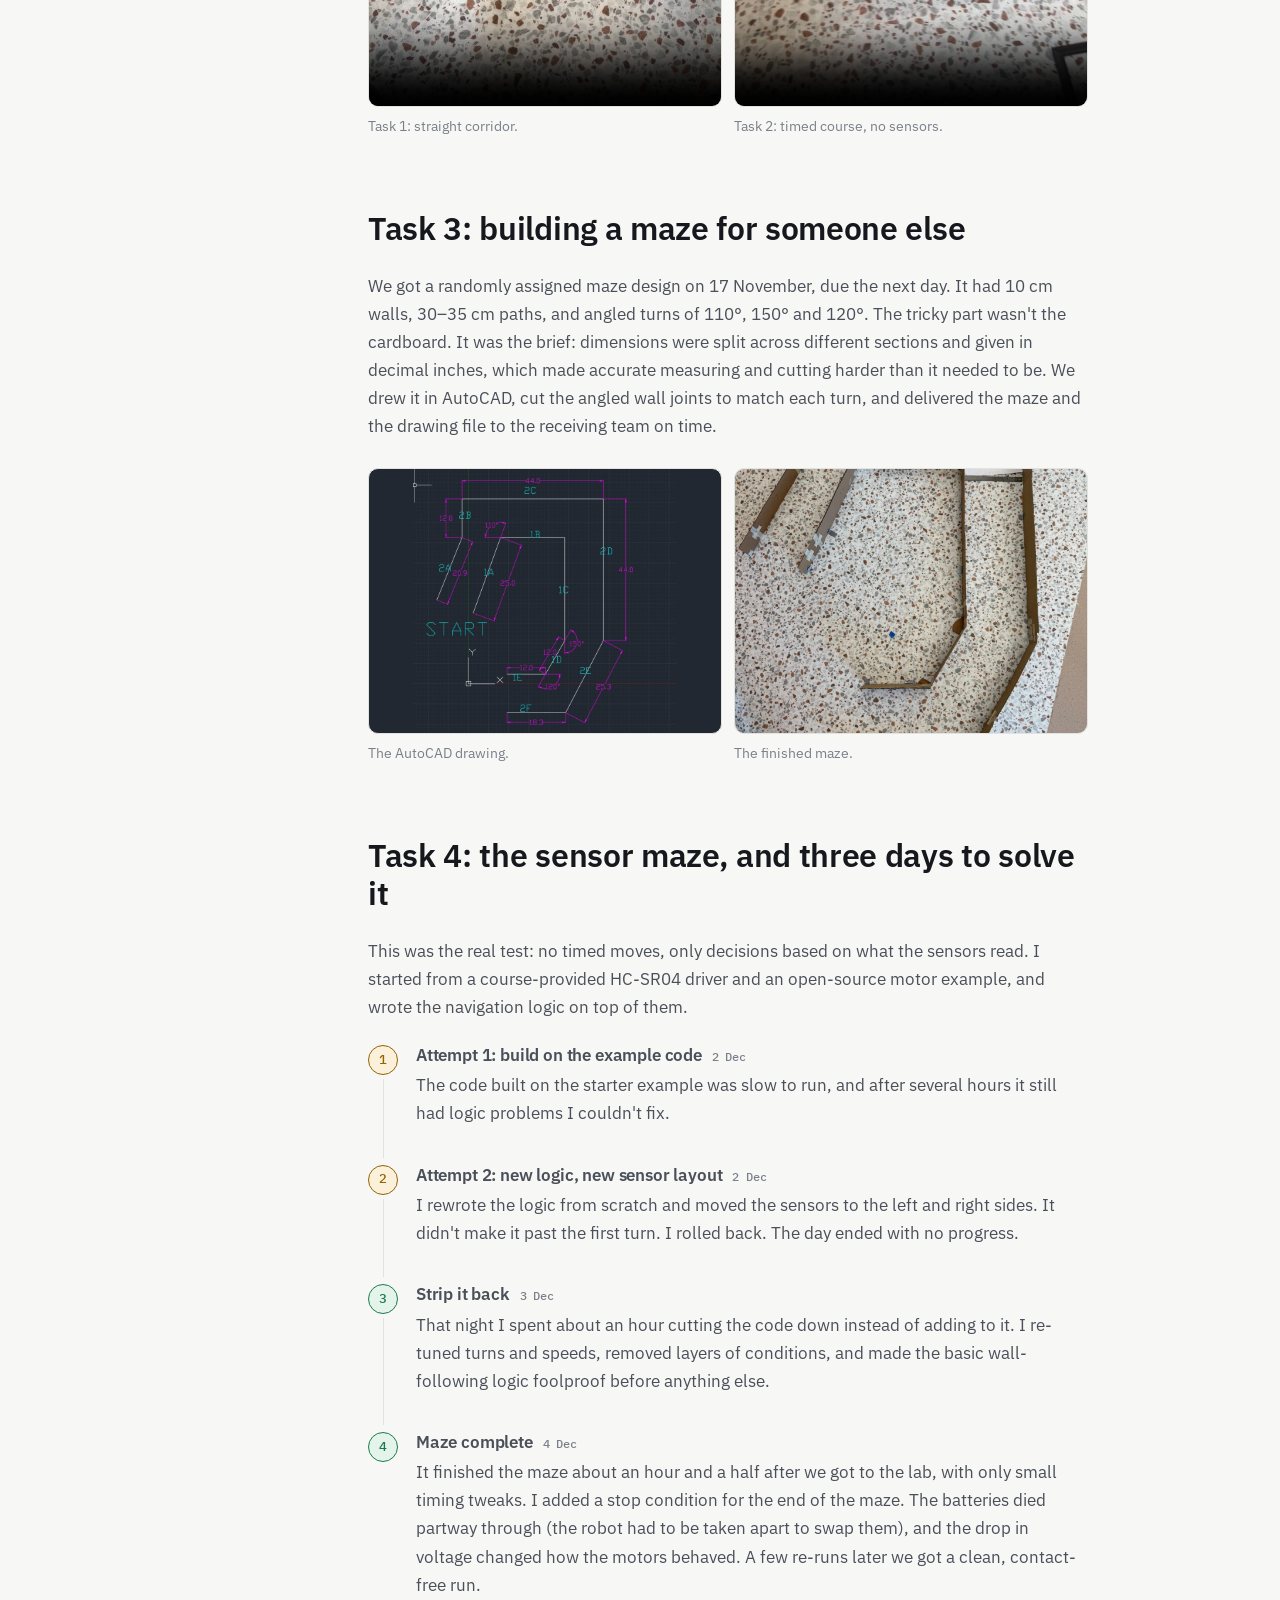
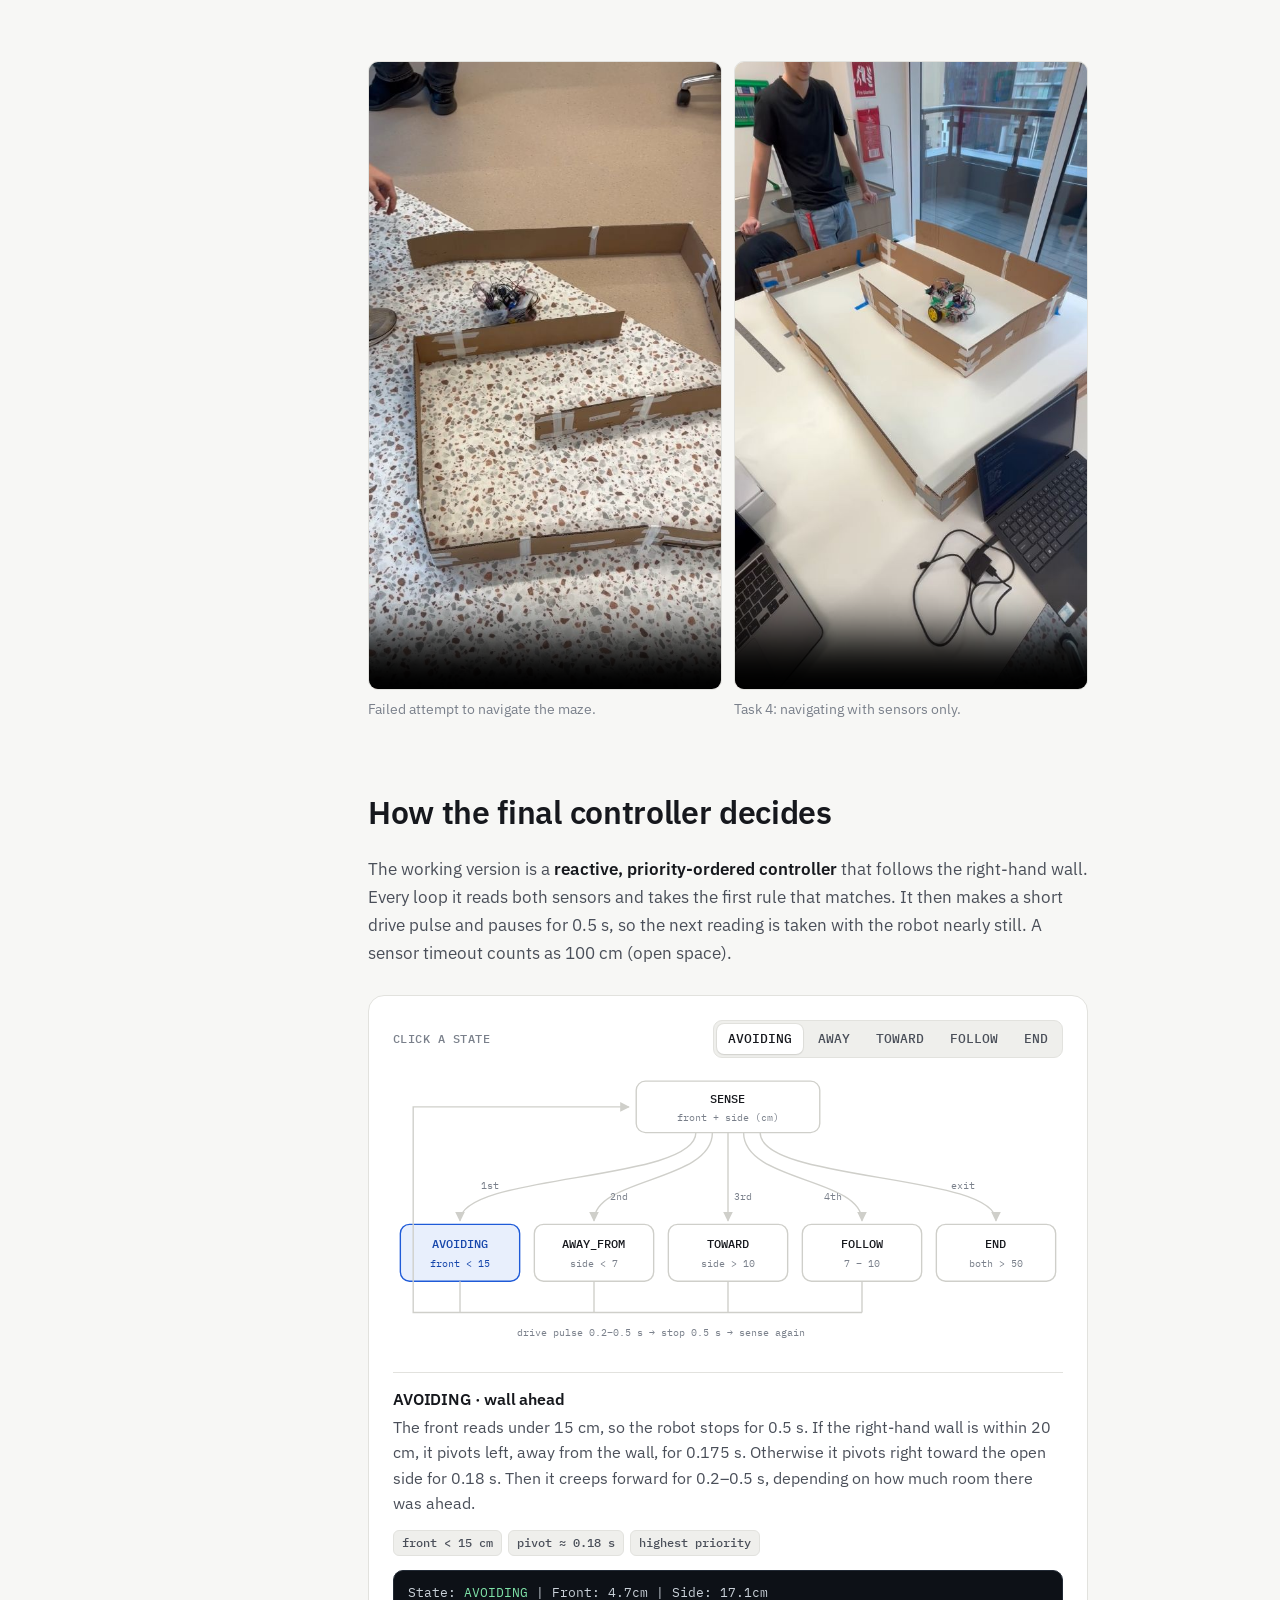
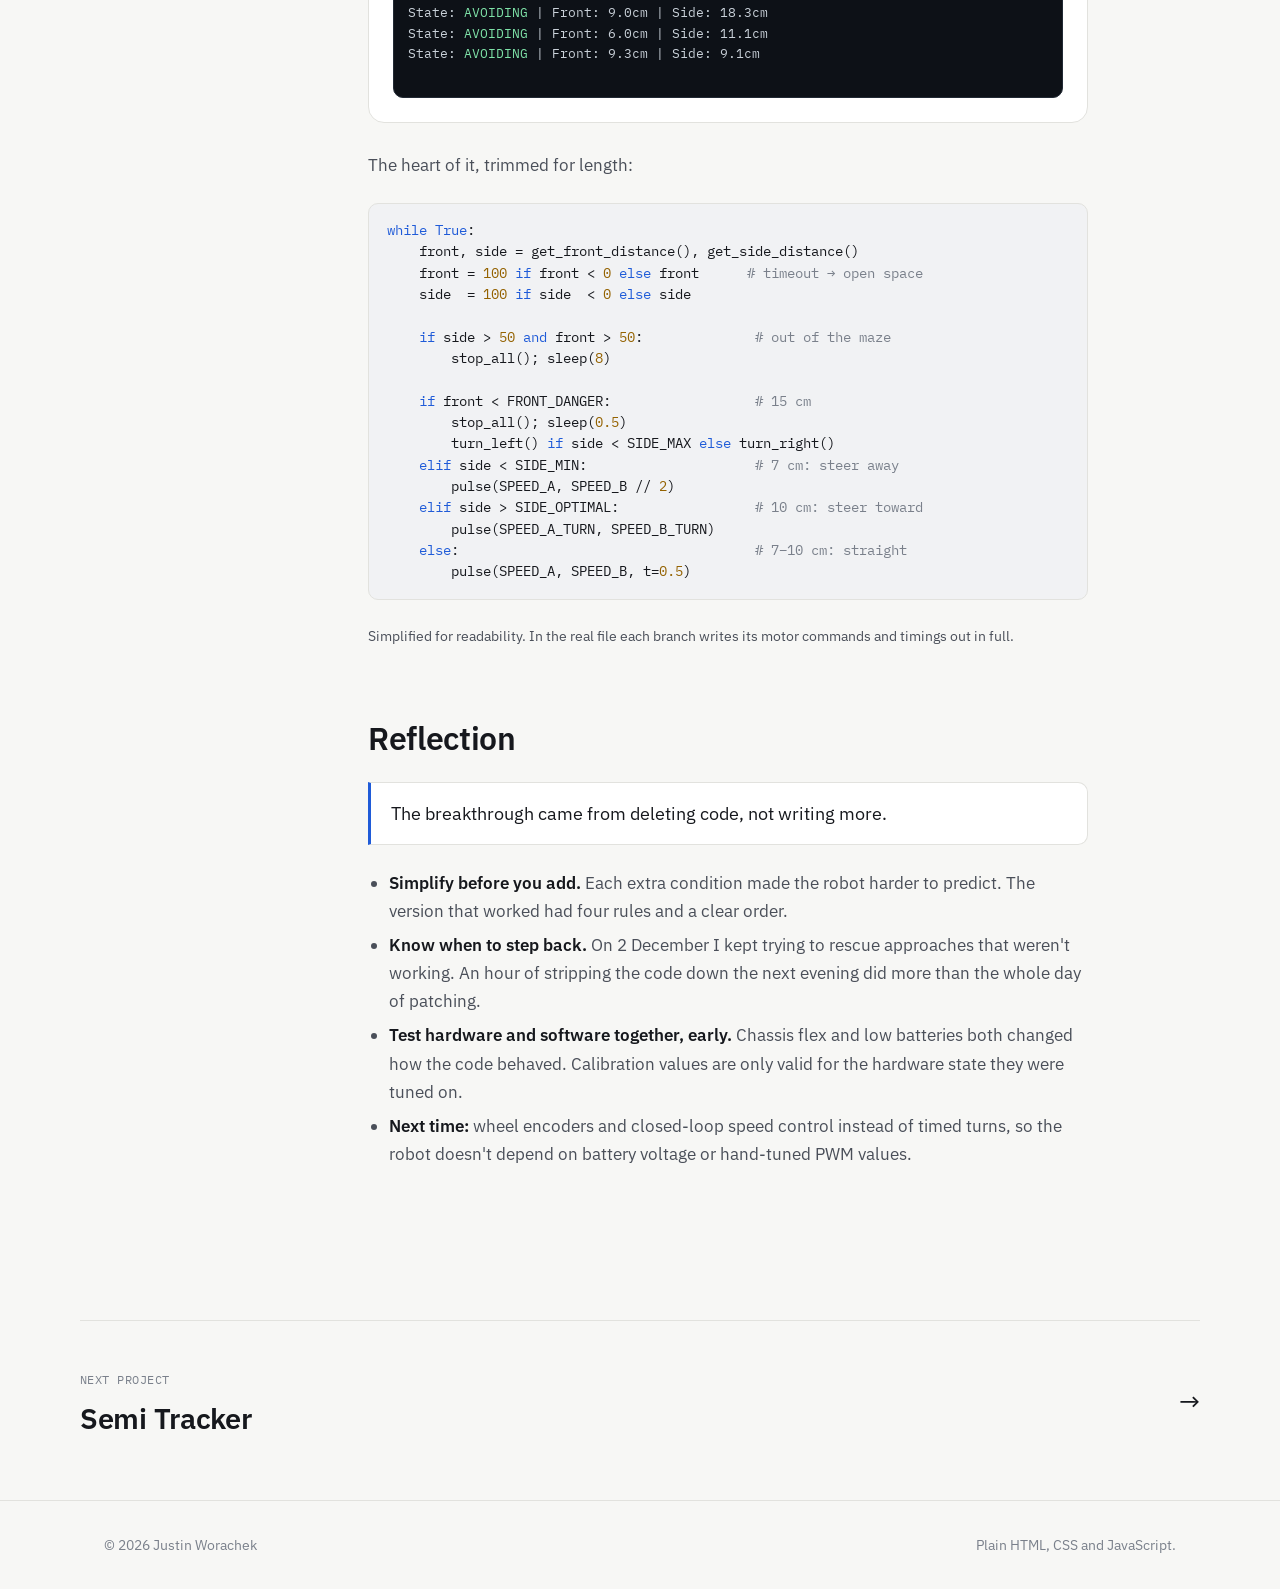
<file: projects/maze-robot.html>
<!doctype html>
<html lang="en">
<head>
  <meta charset="utf-8">
  <meta name="viewport" content="width=device-width, initial-scale=1">
  <title>Maze Robot · Justin Worachek</title>
  <meta name="description" content="Case study: an autonomous Raspberry Pi Pico robot that navigates a maze using two ultrasonic sensors, built for Cornerstone of Engineering I.">
  <link rel="icon" href="../assets/img/favicon.svg" type="image/svg+xml">
  <link rel="preconnect" href="https://fonts.googleapis.com">
  <link rel="preconnect" href="https://fonts.gstatic.com" crossorigin>
  <link href="https://fonts.googleapis.com/css2?family=IBM+Plex+Mono:wght@400;500&family=IBM+Plex+Sans:wght@400;500;600&display=swap" rel="stylesheet">
  <link rel="stylesheet" href="../assets/css/style.css">
</head>
<body>
  <header class="site-header">
    <div class="container">
      <a class="brand" href="../index.html"><span class="brand-mark brand-logo" aria-hidden="true"><svg xmlns="http://www.w3.org/2000/svg" viewBox="0 0 64 64">
  <rect x="2" y="2" width="60" height="60" rx="14" fill="#16181d"/>
  <g transform="translate(-1 2.5)">
    <g fill="none" stroke="#c98545" stroke-width="3.6" stroke-linecap="round" stroke-linejoin="round">
      <path d="M24 15 V38 L18 44 H13"/>
      <path d="M33 15 V39 L38 44 L43 39 V29"/>
      <path d="M43 39 L48 44 L53 39 V15"/>
    </g>
    <g fill="#16181d" stroke="#c98545" stroke-width="2.4">
      <circle cx="24" cy="15" r="3.2"/><circle cx="13" cy="44" r="3.2"/>
      <circle cx="33" cy="15" r="3.2"/><circle cx="53" cy="15" r="3.2"/><circle cx="43" cy="29" r="3.2"/>
    </g>
  </g>
</svg></span>Justin Worachek</a>
      <button class="nav-toggle" aria-label="Open menu" aria-expanded="false" aria-controls="site-nav">
        <svg width="20" height="20" viewBox="0 0 24 24" fill="none" stroke="currentColor" stroke-width="2" stroke-linecap="round" aria-hidden="true"><path d="M4 7h16M4 12h16M4 17h16"/></svg>
      </button>
      <nav class="nav" id="site-nav" aria-label="Main">
        <a href="../index.html#work" aria-current="page">Work</a>
        <a href="../index.html#skills">Skills</a>
        <a href="../index.html#about">About</a>
        <a class="btn" href="../index.html#contact">Contact</a>
      </nav>
    </div>
  </header>

  <main>
    <div class="container">
      <section class="cs-hero">
        <a class="back" href="../index.html#work">← All projects</a>
        <p class="eyebrow">Case study · Fall 2025</p>
        <h1>Autonomous maze-navigating robot</h1>
        <p class="lede">A two-motor Raspberry Pi Pico robot built in four stages: drive straight, run a timed course, build a maze for another team, then get through a maze on its own using two ultrasonic sensors. My first sensor approach failed completely, and a simpler rewrite finished the maze the next day.</p>
        <dl class="cs-meta">
          <div><dt>Course</dt><dd>LENGR4117 Cornerstone of Engineering I</dd></div>
          <div><dt>Timeline</dt><dd>Nov – Dec 2025</dd></div>
          <div><dt>Team</dt><dd>Me + Jack McGinnis</dd></div>
          <div><dt>My role</dt><dd>All programming and debugging: motor calibration, timed routines, navigation logic</dd></div>
          <div><dt>Stack</dt><dd>MicroPython · Pico · L298N · 2× HC-SR04</dd></div>
        </dl>
      </section>

      <figure class="cs-cover">
        <img src="../assets/img/robot/robot-cover.jpg" alt="The finished robot: acrylic chassis, yellow wheels, Raspberry Pi Pico on a breadboard, red L298N motor driver, front and side ultrasonic sensors, colour-coded jumper wires" data-zoom data-full="../assets/img/robot/robot-hero.jpg">
      </figure>

      <div class="cs-layout">
        <nav class="toc" aria-label="On this page">
          <p>On this page</p>
          <ol>
            <li><a href="#brief">The brief</a></li>
            <li><a href="#hardware">Hardware</a></li>
            <li><a href="#calibration">Calibration</a></li>
            <li><a href="#maze-build">Building a maze</a></li>
            <li><a href="#sensor-maze">The sensor maze</a></li>
            <li><a href="#controller">Final controller</a></li>
            <li><a href="#reflection">Reflection</a></li>
          </ol>
        </nav>

        <article class="prose">
          <section id="brief">
            <h2>The brief</h2>
            <p>Four tasks, each harder than the last:</p>
            <div class="table-wrap">
              <table>
                <thead><tr><th>Task</th><th>Goal</th><th>Outcome</th></tr></thead>
                <tbody>
                  <tr><td>1</td><td>Drive straight through a 120 cm × 30 cm corridor without touching a wall</td><td><span class="badge ok"><span class="dot"></span>Done</span></td></tr>
                  <tr><td>2</td><td>Run a pre-programmed course with a left and a right turn, with no sensors and no cable</td><td><span class="badge ok"><span class="dot"></span>Done</span></td></tr>
                  <tr><td>3</td><td>Build a cardboard maze from an assigned design for another team, in about a day</td><td><span class="badge ok"><span class="dot"></span>Done</span></td></tr>
                  <tr><td>4</td><td>Navigate a maze using sensor feedback only</td><td><span class="badge ok"><span class="dot"></span>Done</span></td></tr>
                </tbody>
              </table>
            </div>
          </section>

          <section id="hardware">
            <h2>Hardware</h2>
            <p>The robot uses a kit acrylic chassis with two DC gear motors driven by an L298N dual H-bridge. Each motor gets a direction pair and a PWM enable pin from a Raspberry Pi Pico. For Task 4 we added two HC-SR04 ultrasonic sensors, one facing forward and one facing the right-hand wall.</p>
            <p>We taped the first build together on purpose, so we could move components around and work out the layout before gluing. That caused a problem later (see below). We also watched other teams before committing. After seeing them struggle with weight distribution, we put our battery pack underneath, centred between the motors, in a 3D-printed mount.</p>
            <div class="gallery">
              <figure><img src="../assets/img/robot/robot-underside.jpg" alt="Underside of the robot: battery pack between two yellow gear motors and a ball caster" loading="lazy"><figcaption>Underside: the battery pack sits low and between the motors.</figcaption></figure>
            </div>
            <div class="table-wrap">
              <table>
                <thead><tr><th>Signal</th><th>Pico pin</th><th>Notes</th></tr></thead>
                <tbody>
                  <tr><td>Right motor IN1 / IN2</td><td><code>GP6</code> / <code>GP7</code></td><td>Direction</td></tr>
                  <tr><td>Right motor ENA</td><td><code>GP8</code></td><td>PWM, 1 kHz</td></tr>
                  <tr><td>Left motor IN3 / IN4</td><td><code>GP4</code> / <code>GP3</code></td><td>Direction</td></tr>
                  <tr><td>Left motor ENB</td><td><code>GP2</code></td><td>PWM, 1 kHz</td></tr>
                  <tr><td>Front sensor TRIG / ECHO</td><td><code>GP10</code> / <code>GP11</code></td><td>HC-SR04</td></tr>
                  <tr><td>Side sensor TRIG / ECHO</td><td><code>GP12</code> / <code>GP13</code></td><td>HC-SR04, facing right</td></tr>
                </tbody>
              </table>
            </div>
          </section>

          <section id="calibration">
            <h2>Tasks 1–2: making two mismatched motors drive straight</h2>
            <p>Given the same PWM value, our two motors spun at noticeably different speeds, which is normal manufacturing variation for cheap DC motors. I tuned each one separately until the robot tracked straight:</p>
<pre><code><span class="c"># Duty cycle out of 65 535: the left motor needs ~19% more to match the right</span>
<span class="k">def</span> motor_a_forward(speed=<span class="n">35000</span>):   <span class="c"># right motor, ~53%</span>
    in1.high(); in2.low()
    ena.duty_u16(speed)

<span class="k">def</span> motor_b_forward(speed=<span class="n">41500</span>):   <span class="c"># left motor, ~63%</span>
    in3.high(); in4.low()
    enb.duty_u16(speed)</code></pre>
            <ul class="steps">
              <li class="fail"><h3>Startup veer</h3><p>One motor kicked in harder than the other, so every run started with a swerve. I wrote a "priming" start that held both motors at a sub-threshold duty (≈13 000) before full speed. It didn't help.</p></li>
              <li class="fail"><h3>Chassis flex</h3><p>The taped chassis bowed outwards under load, so the same code gave a different curve on every run. I tensioned a rubber band across the motor mounts as a stopgap. Once the makerspace restocked hot glue, we bonded the chassis permanently.</p></li>
              <li class="win"><h3>Working fix</h3><p>Because the veer was predictable, we started each run offset left and angled slightly left. That was enough to pass both tasks, but it wasn't very repeatable. I fixed it properly in Task 4.</p></li>
            </ul>
            <p>For Task 2 I timed how long each motor needed to turn 90° at a fixed PWM value. Left and right turns came out different, since the motors didn't match. The course became a timed sequence: forward → left turn → forward → right turn → forward → stop.</p>
            <div class="video-row">
              <figure><video src="../assets/video/robot-task2.mp4" poster="../assets/img/robot/task2-poster.jpg" controls muted playsinline preload="none"></video><figcaption>Task 1: straight corridor.</figcaption></figure>
              <figure><video src="../assets/video/robot-task1.mp4" poster="../assets/img/robot/task1-poster.jpg" controls muted playsinline preload="none"></video><figcaption>Task 2: timed course, no sensors.</figcaption></figure>
            </div>
          </section>

          <section id="maze-build">
            <h2>Task 3: building a maze for someone else</h2>
            <p>We got a randomly assigned maze design on 17 November, due the next day. It had 10 cm walls, 30–35 cm paths, and angled turns of 110°, 150° and 120°. The tricky part wasn't the cardboard. It was the brief: dimensions were split across different sections and given in decimal inches, which made accurate measuring and cutting harder than it needed to be. We drew it in AutoCAD, cut the angled wall joints to match each turn, and delivered the maze and the drawing file to the receiving team on time.</p>
            <div class="gallery">
              <figure><img src="../assets/img/robot/maze-autocad.jpg" alt="AutoCAD drawing of the assigned maze with dimensions and turn angles" loading="lazy" style="object-fit:contain; background:#222831;"><figcaption>The AutoCAD drawing.</figcaption></figure>
              <figure><img src="../assets/img/robot/maze-build-3.jpg" alt="Overhead photo of the finished cardboard maze with angled walls" loading="lazy"><figcaption>The finished maze.</figcaption></figure>
            </div>
          </section>

          <section id="sensor-maze">
            <h2>Task 4: the sensor maze, and three days to solve it</h2>
            <p>This was the real test: no timed moves, only decisions based on what the sensors read. I started from a course-provided HC-SR04 driver and an open-source motor example, and wrote the navigation logic on top of them.</p>
            <ul class="steps">
              <li class="fail"><h3>Attempt 1: build on the example code <time>2 Dec</time></h3><p>The code built on the starter example was slow to run, and after several hours it still had logic problems I couldn't fix.</p></li>
              <li class="fail"><h3>Attempt 2: new logic, new sensor layout <time>2 Dec</time></h3><p>I rewrote the logic from scratch and moved the sensors to the left and right sides. It didn't make it past the first turn. I rolled back. The day ended with no progress.</p></li>
              <li class="win"><h3>Strip it back <time>3 Dec</time></h3><p>That night I spent about an hour cutting the code down instead of adding to it. I re-tuned turns and speeds, removed layers of conditions, and made the basic wall-following logic foolproof before anything else.</p></li>
              <li class="win"><h3>Maze complete <time>4 Dec</time></h3><p>It finished the maze about an hour and a half after we got to the lab, with only small timing tweaks. I added a stop condition for the end of the maze. The batteries died partway through (the robot had to be taken apart to swap them), and the drop in voltage changed how the motors behaved. A few re-runs later we got a clean, contact-free run.</p></li>
            </ul>
            <div class="video-row">
              <figure><video src="../assets/video/robot-failed-attempt.mp4" poster="../assets/img/robot/failed-attempt-poster.jpg" controls muted playsinline preload="none"></video><figcaption>Failed attempt to navigate the maze.</figcaption></figure>
              <figure><video src="../assets/video/robot-task4.mp4" poster="../assets/img/robot/task4-poster.jpg" controls muted playsinline preload="none"></video><figcaption>Task 4: navigating with sensors only.</figcaption></figure>
            </div>
          </section>

          <section id="controller">
            <h2>How the final controller decides</h2>
            <p>The working version is a <strong>reactive, priority-ordered controller</strong> that follows the right-hand wall. Every loop it reads both sensors and takes the first rule that matches. It then makes a short drive pulse and pauses for 0.5 s, so the next reading is taken with the robot nearly still. A sensor timeout counts as 100 cm (open space).</p>

            <div class="widget fsm" data-stepper="fsm">
              <div class="widget-head">
                <p>Click a state</p>
                <div class="seg" role="group" aria-label="Controller states">
                  <button type="button" data-step="AVOIDING">AVOIDING</button>
                  <button type="button" data-step="AWAY_FROM_WALL">AWAY</button>
                  <button type="button" data-step="TOWARD_WALL">TOWARD</button>
                  <button type="button" data-step="WALL_FOLLOWING">FOLLOW</button>
                  <button type="button" data-step="END">END</button>
                </div>
              </div>
              <svg viewBox="0 0 730 310" role="img" aria-labelledby="fsm-t fsm-d">
                <title id="fsm-t">Controller decision loop</title>
                <desc id="fsm-d">Each loop the robot senses front and side distance, then picks the first matching rule: avoiding if the front is under 15 cm, away from wall if the side is under 7 cm, toward wall if the side is over 10 cm, wall following between 7 and 10 cm, or end if both read over 50 cm. After a short drive pulse it pauses and senses again.</desc>
                <defs>
                  <marker id="arr" viewBox="0 0 10 10" refX="9" refY="5" markerWidth="7" markerHeight="7" orient="auto-start-reverse"><path d="M0 0L10 5L0 10z"/></marker>
                </defs>
                <g class="node" data-state="SENSE" style="cursor:default">
                  <rect x="265" y="10" width="200" height="56" rx="10"/>
                  <text x="365" y="34" text-anchor="middle">SENSE</text>
                  <text x="365" y="53" text-anchor="middle" class="sub">front + side (cm)</text>
                </g>
                <path class="edge" d="M330 66 C330 120 73 110 73 162" marker-end="url(#arr)"/>
                <path class="edge" d="M348 66 C348 120 219 115 219 162" marker-end="url(#arr)"/>
                <path class="edge" d="M365 66 L365 162" marker-end="url(#arr)"/>
                <path class="edge" d="M382 66 C382 120 511 115 511 162" marker-end="url(#arr)"/>
                <path class="edge" d="M400 66 C400 120 657 110 657 162" marker-end="url(#arr)"/>
                <text class="edge-label" x="96" y="128">1st</text>
                <text class="edge-label" x="236" y="140">2nd</text>
                <text class="edge-label" x="371" y="140">3rd</text>
                <text class="edge-label" x="470" y="140">4th</text>
                <text class="edge-label" x="608" y="128">exit</text>

                <g class="node" data-state="AVOIDING"><rect x="8" y="166" width="130" height="62" rx="10"/><text x="73" y="192" text-anchor="middle">AVOIDING</text><text x="73" y="212" text-anchor="middle" class="sub">front &lt; 15</text></g>
                <g class="node" data-state="AWAY_FROM_WALL"><rect x="154" y="166" width="130" height="62" rx="10"/><text x="219" y="192" text-anchor="middle">AWAY_FROM</text><text x="219" y="212" text-anchor="middle" class="sub">side &lt; 7</text></g>
                <g class="node" data-state="TOWARD_WALL"><rect x="300" y="166" width="130" height="62" rx="10"/><text x="365" y="192" text-anchor="middle">TOWARD</text><text x="365" y="212" text-anchor="middle" class="sub">side &gt; 10</text></g>
                <g class="node" data-state="WALL_FOLLOWING"><rect x="446" y="166" width="130" height="62" rx="10"/><text x="511" y="192" text-anchor="middle">FOLLOW</text><text x="511" y="212" text-anchor="middle" class="sub">7 – 10</text></g>
                <g class="node" data-state="END"><rect x="592" y="166" width="130" height="62" rx="10"/><text x="657" y="192" text-anchor="middle">END</text><text x="657" y="212" text-anchor="middle" class="sub">both &gt; 50</text></g>

                <path class="edge" d="M73 228 V262 M219 228 V262 M365 228 V262 M511 228 V262 M73 262 H511" />
                <path class="edge" d="M73 262 H22 V38 H257" marker-end="url(#arr)" />
                <text class="edge-label" x="292" y="288" text-anchor="middle">drive pulse 0.2–0.5 s → stop 0.5 s → sense again</text>
              </svg>
              <div class="panel" aria-live="polite">
                <h4 data-panel-title></h4>
                <div data-panel-body></div>
                <ul class="chips" data-panel-chips></ul>
              </div>
              <div class="serial" aria-hidden="true"></div>
              <script type="application/json" data-steps>
{
  "AVOIDING": {
    "title": "AVOIDING · wall ahead",
    "body": "<p>The front reads under 15 cm, so the robot stops for 0.5 s. If the right-hand wall is within 20 cm, it pivots left, away from the wall, for 0.175 s. Otherwise it pivots right toward the open side for 0.18 s. Then it creeps forward for 0.2–0.5 s, depending on how much room there was ahead.</p>",
    "chips": ["front < 15 cm", "pivot ≈ 0.18 s", "highest priority"]
  },
  "AWAY_FROM_WALL": {
    "title": "AWAY_FROM_WALL · too close on the right",
    "body": "<p>The side reads under 7 cm. The left motor drops to half speed for 0.2 s so the robot arcs away from the wall, straightens for 0.1 s, then stops to re-measure.</p>",
    "chips": ["side < 7 cm", "left motor × 0.5"]
  },
  "TOWARD_WALL": {
    "title": "TOWARD_WALL · drifting away",
    "body": "<p>The side reads over 10 cm. The left motor speeds up (31 000 vs 24 500 on the right) for 0.2 s to curve back toward the wall, straightens, then stops to re-measure.</p>",
    "chips": ["side > 10 cm", "31 000 / 24 500 duty"]
  },
  "WALL_FOLLOWING": {
    "title": "WALL_FOLLOWING · in the target band",
    "body": "<p>The side reads between 7 and 10 cm. The robot drives straight for 0.5 s at its calibrated cruise speeds (24 000 right, 27 000 left), then stops to re-measure.</p>",
    "chips": ["7–10 cm band", "24 000 / 27 000 duty"]
  },
  "END": {
    "title": "END · out of the maze",
    "body": "<p>When both sensors read more than 50 cm, there are no walls in range and the robot has left the maze. It prints <code>end</code>, stops, and waits 8 s. I added this rule on the last day, when the robot needed a stop at the end of the maze.</p>",
    "chips": ["front > 50 and side > 50", "checked every loop"]
  }
}
              </script>
            </div>

            <p>The heart of it, trimmed for length:</p>
<pre><code><span class="k">while True</span>:
    front, side = get_front_distance(), get_side_distance()
    front = <span class="n">100</span> <span class="k">if</span> front &lt; <span class="n">0</span> <span class="k">else</span> front      <span class="c"># timeout → open space</span>
    side  = <span class="n">100</span> <span class="k">if</span> side  &lt; <span class="n">0</span> <span class="k">else</span> side

    <span class="k">if</span> side &gt; <span class="n">50</span> <span class="k">and</span> front &gt; <span class="n">50</span>:              <span class="c"># out of the maze</span>
        stop_all(); sleep(<span class="n">8</span>)

    <span class="k">if</span> front &lt; FRONT_DANGER:                  <span class="c"># 15 cm</span>
        stop_all(); sleep(<span class="n">0.5</span>)
        turn_left() <span class="k">if</span> side &lt; SIDE_MAX <span class="k">else</span> turn_right()
    <span class="k">elif</span> side &lt; SIDE_MIN:                     <span class="c"># 7 cm: steer away</span>
        pulse(SPEED_A, SPEED_B // <span class="n">2</span>)
    <span class="k">elif</span> side &gt; SIDE_OPTIMAL:                 <span class="c"># 10 cm: steer toward</span>
        pulse(SPEED_A_TURN, SPEED_B_TURN)
    <span class="k">else</span>:                                     <span class="c"># 7–10 cm: straight</span>
        pulse(SPEED_A, SPEED_B, t=<span class="n">0.5</span>)</code></pre>
            <p class="muted" style="font-size:0.9rem">Simplified for readability. In the real file each branch writes its motor commands and timings out in full.</p>
          </section>

          <section id="reflection">
            <h2>Reflection</h2>
            <div class="callout quote"><p>The breakthrough came from deleting code, not writing more.</p></div>
            <ul>
              <li><strong>Simplify before you add.</strong> Each extra condition made the robot harder to predict. The version that worked had four rules and a clear order.</li>
              <li><strong>Know when to step back.</strong> On 2 December I kept trying to rescue approaches that weren't working. An hour of stripping the code down the next evening did more than the whole day of patching.</li>
              <li><strong>Test hardware and software together, early.</strong> Chassis flex and low batteries both changed how the code behaved. Calibration values are only valid for the hardware state they were tuned on.</li>
              <li><strong>Next time:</strong> wheel encoders and closed-loop speed control instead of timed turns, so the robot doesn't depend on battery voltage or hand-tuned PWM values.</li>
            </ul>
          </section>
        </article>
      </div>
    </div>

    <div class="container next">
      <a href="semi-tracker.html">
        <div><p class="eyebrow">Next project</p><h3>Semi Tracker</h3></div>
        <span aria-hidden="true" style="font-size:1.6rem">→</span>
      </a>
    </div>
  </main>

  <footer class="site-footer">
    <div class="container">
      <span>© <span data-year>2026</span> Justin Worachek</span>
      <span>Plain HTML, CSS and JavaScript.</span>
    </div>
  </footer>
  <script src="../assets/js/main.js"></script>
</body>
</html>
</file>
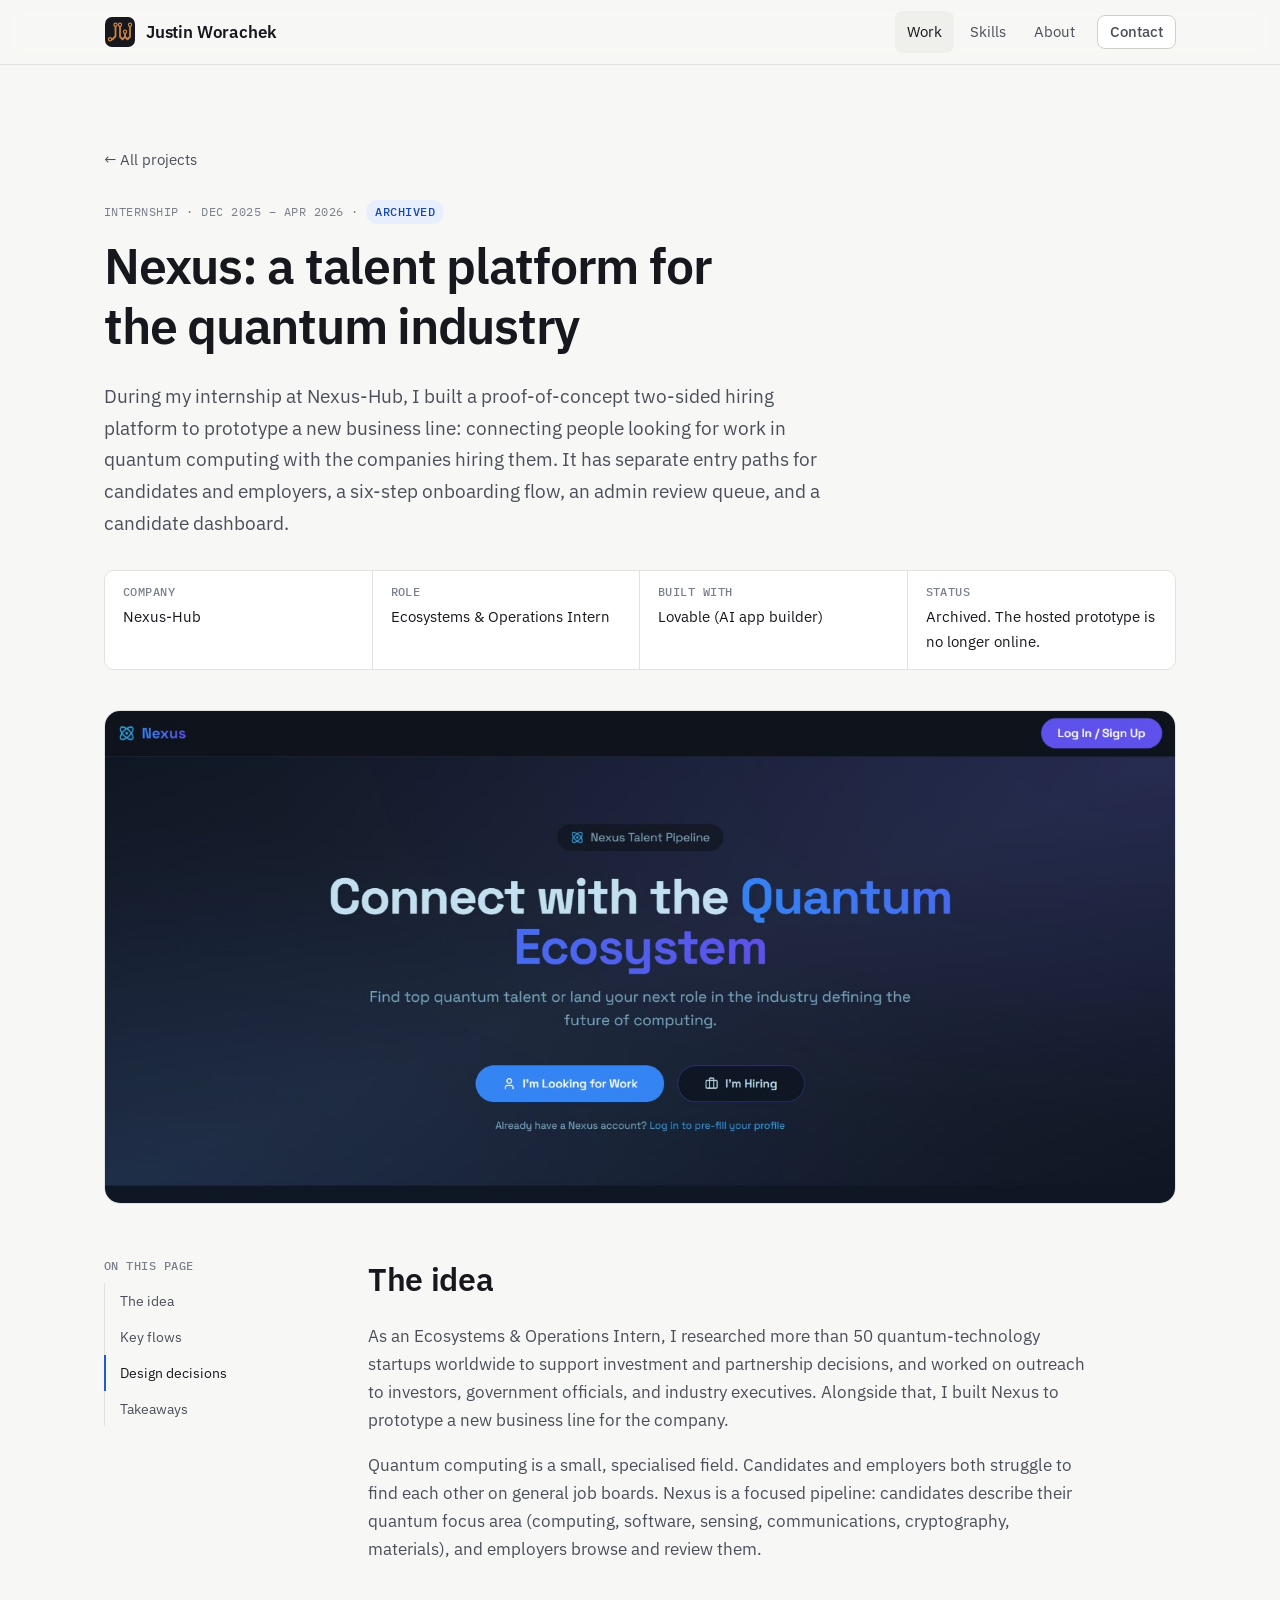
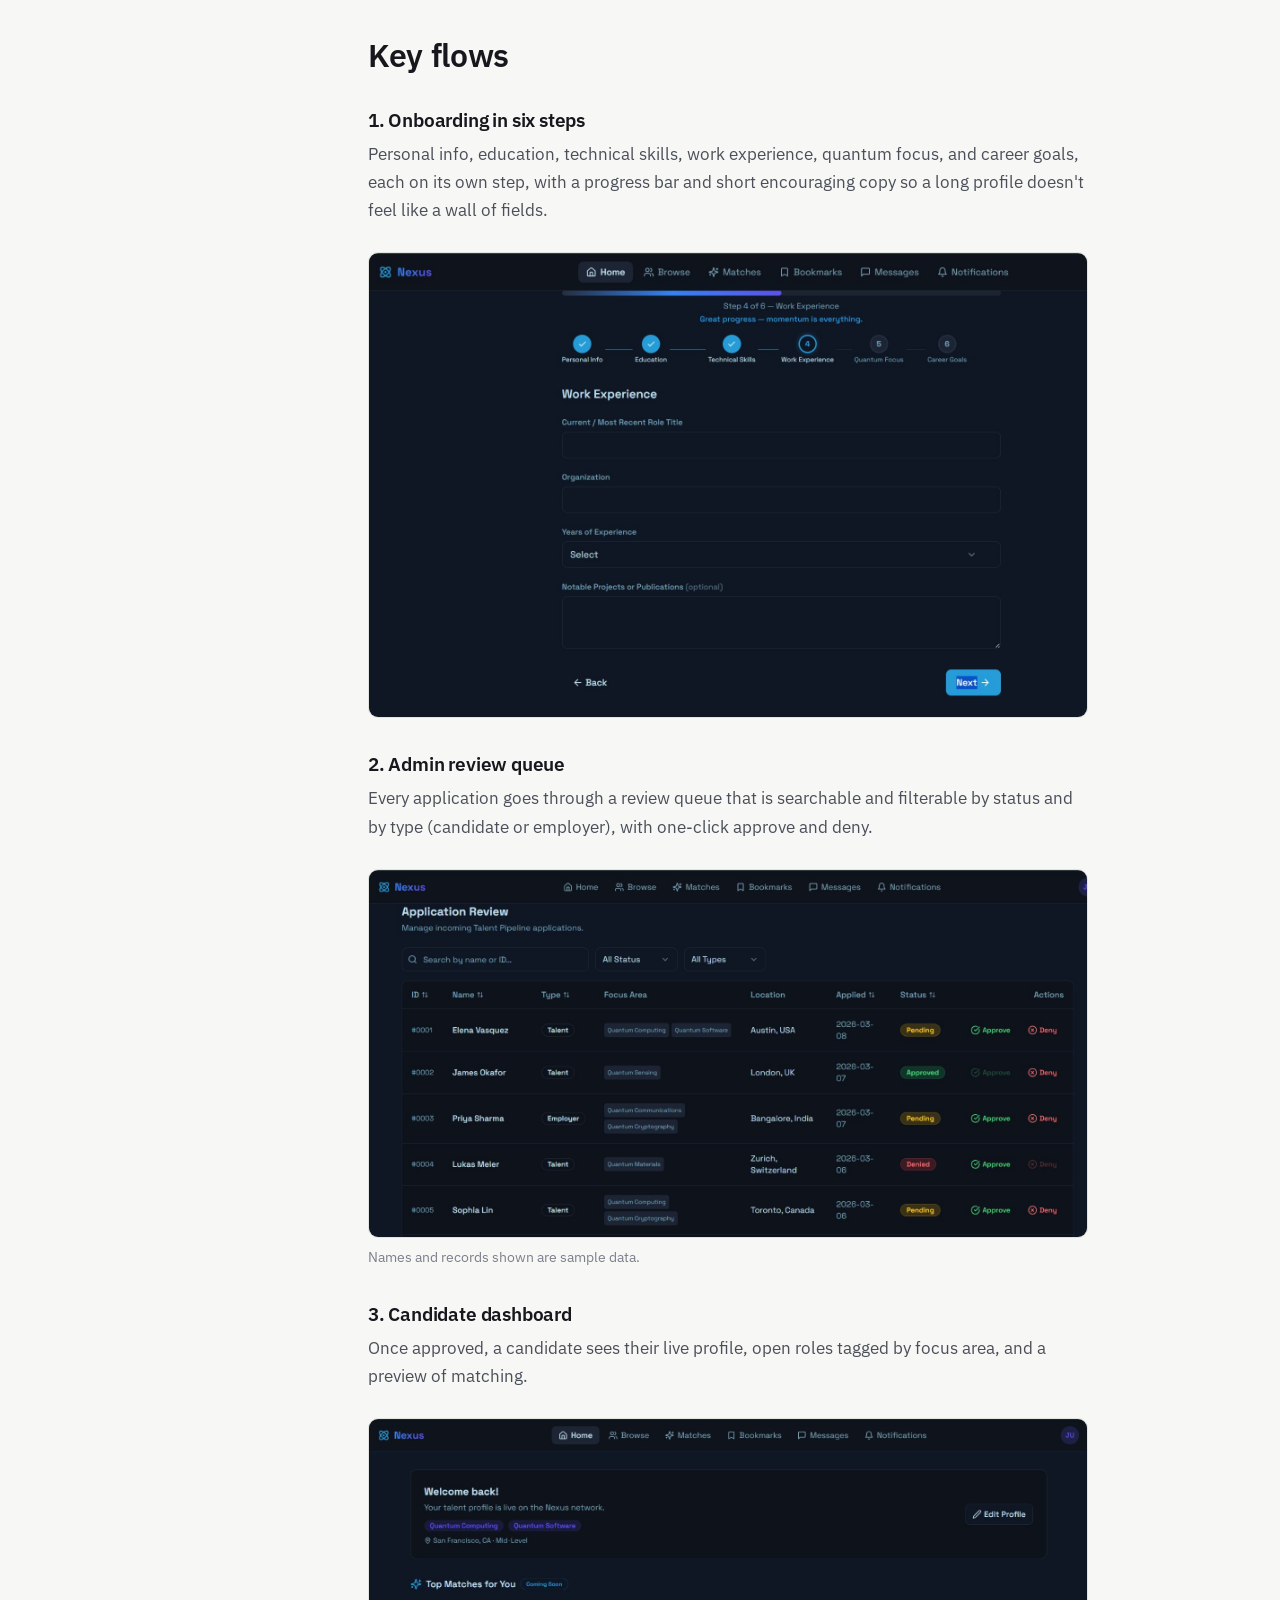
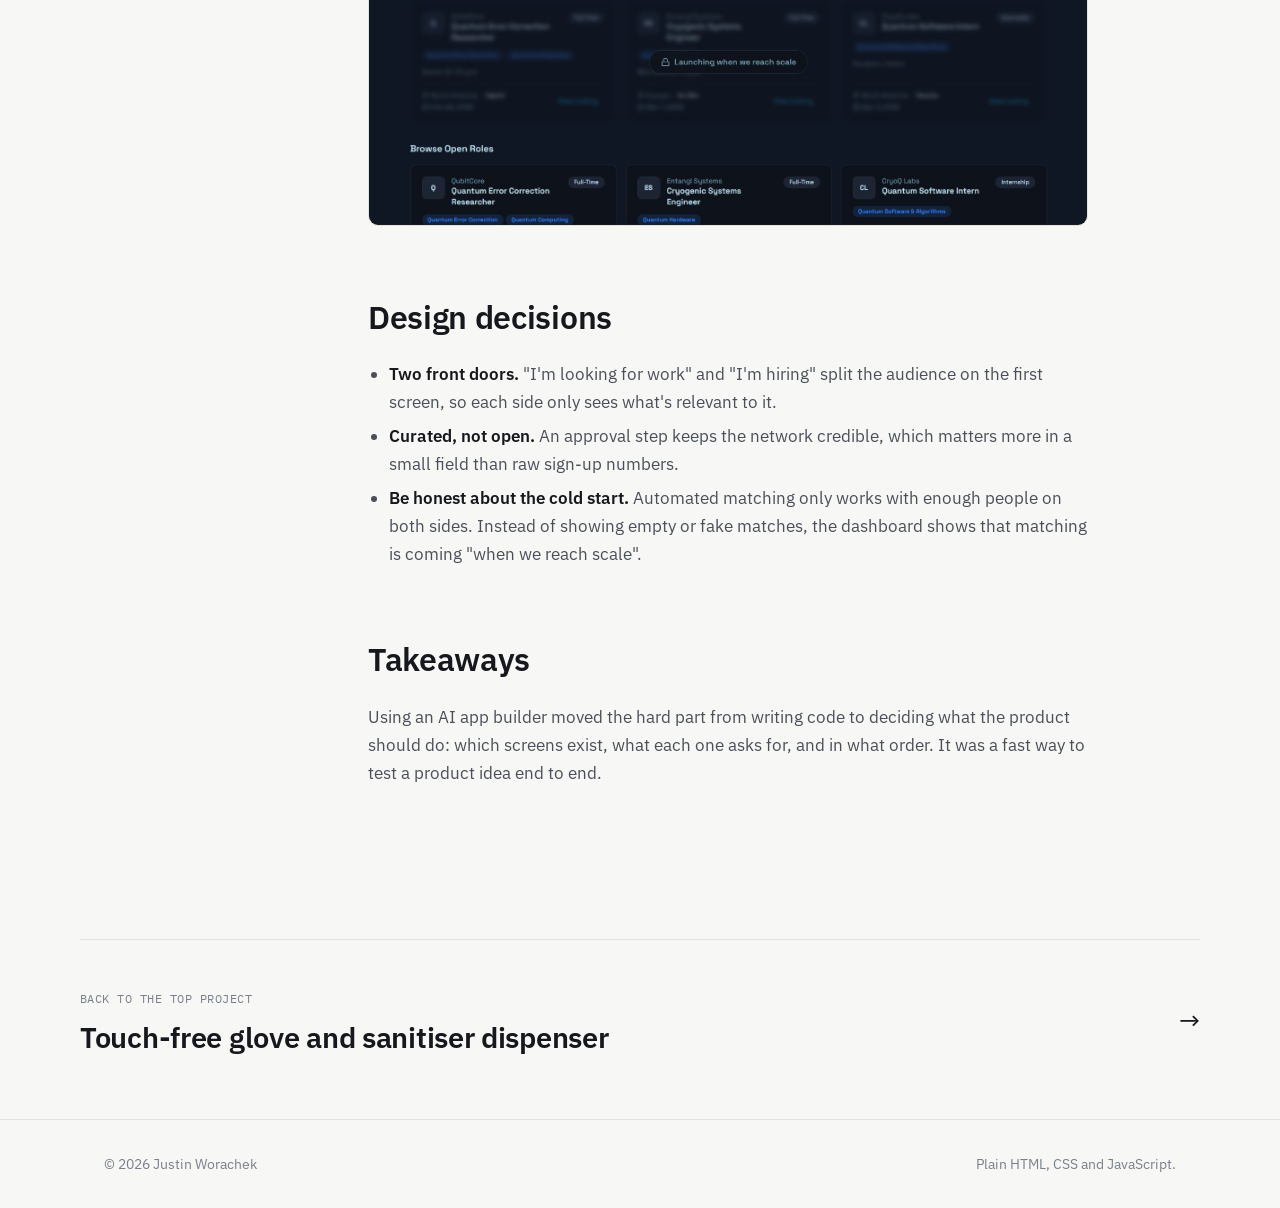
<file: projects/nexus.html>
<!doctype html>
<html lang="en">
<head>
  <meta charset="utf-8">
  <meta name="viewport" content="width=device-width, initial-scale=1">
  <title>Nexus Prototype · Justin Worachek</title>
  <meta name="description" content="Nexus: a prototype two-sided talent platform for the quantum-computing industry, with onboarding, admin review, and a candidate dashboard.">
  <link rel="icon" href="../assets/img/favicon.svg" type="image/svg+xml">
  <link rel="preconnect" href="https://fonts.googleapis.com">
  <link rel="preconnect" href="https://fonts.gstatic.com" crossorigin>
  <link href="https://fonts.googleapis.com/css2?family=IBM+Plex+Mono:wght@400;500&family=IBM+Plex+Sans:wght@400;500;600&display=swap" rel="stylesheet">
  <link rel="stylesheet" href="../assets/css/style.css">
</head>
<body>
  <header class="site-header">
    <div class="container">
      <a class="brand" href="../index.html"><span class="brand-mark brand-logo" aria-hidden="true"><svg xmlns="http://www.w3.org/2000/svg" viewBox="0 0 64 64">
  <rect x="2" y="2" width="60" height="60" rx="14" fill="#16181d"/>
  <g transform="translate(-1 2.5)">
    <g fill="none" stroke="#c98545" stroke-width="3.6" stroke-linecap="round" stroke-linejoin="round">
      <path d="M24 15 V38 L18 44 H13"/>
      <path d="M33 15 V39 L38 44 L43 39 V29"/>
      <path d="M43 39 L48 44 L53 39 V15"/>
    </g>
    <g fill="#16181d" stroke="#c98545" stroke-width="2.4">
      <circle cx="24" cy="15" r="3.2"/><circle cx="13" cy="44" r="3.2"/>
      <circle cx="33" cy="15" r="3.2"/><circle cx="53" cy="15" r="3.2"/><circle cx="43" cy="29" r="3.2"/>
    </g>
  </g>
</svg></span>Justin Worachek</a>
      <button class="nav-toggle" aria-label="Open menu" aria-expanded="false" aria-controls="site-nav">
        <svg width="20" height="20" viewBox="0 0 24 24" fill="none" stroke="currentColor" stroke-width="2" stroke-linecap="round" aria-hidden="true"><path d="M4 7h16M4 12h16M4 17h16"/></svg>
      </button>
      <nav class="nav" id="site-nav" aria-label="Main">
        <a href="../index.html#work" aria-current="page">Work</a>
        <a href="../index.html#skills">Skills</a>
        <a href="../index.html#about">About</a>
        <a class="btn" href="../index.html#contact">Contact</a>
      </nav>
    </div>
  </header>

  <main>
    <div class="container">
      <section class="cs-hero">
        <a class="back" href="../index.html#work">← All projects</a>
        <p class="eyebrow">Internship · Dec 2025 – Apr 2026 · <span class="badge">Archived</span></p>
        <h1>Nexus: a talent platform for the quantum industry</h1>
        <p class="lede">During my internship at Nexus-Hub, I built a proof-of-concept two-sided hiring platform to prototype a new business line: connecting people looking for work in quantum computing with the companies hiring them. It has separate entry paths for candidates and employers, a six-step onboarding flow, an admin review queue, and a candidate dashboard.</p>
        <dl class="cs-meta">
          <div><dt>Company</dt><dd>Nexus-Hub</dd></div>
          <div><dt>Role</dt><dd>Ecosystems &amp; Operations Intern</dd></div>
          <div><dt>Built with</dt><dd>Lovable (AI app builder)</dd></div>
          <div><dt>Status</dt><dd>Archived. The hosted prototype is no longer online.</dd></div>
        </dl>
      </section>

      <figure class="cs-cover">
        <img src="../assets/img/nexus/landing.jpg" alt="Nexus landing page with the headline Connect with the Quantum Ecosystem and two buttons: I'm Looking for Work and I'm Hiring" data-zoom>
      </figure>

      <div class="cs-layout">
        <nav class="toc" aria-label="On this page">
          <p>On this page</p>
          <ol>
            <li><a href="#idea">The idea</a></li>
            <li><a href="#flows">Key flows</a></li>
            <li><a href="#decisions">Design decisions</a></li>
            <li><a href="#takeaways">Takeaways</a></li>
          </ol>
        </nav>

        <article class="prose">
          <section id="idea">
            <h2>The idea</h2>
            <p>As an Ecosystems &amp; Operations Intern, I researched more than 50 quantum-technology startups worldwide to support investment and partnership decisions, and worked on outreach to investors, government officials, and industry executives. Alongside that, I built Nexus to prototype a new business line for the company.</p>
            <p>Quantum computing is a small, specialised field. Candidates and employers both struggle to find each other on general job boards. Nexus is a focused pipeline: candidates describe their quantum focus area (computing, software, sensing, communications, cryptography, materials), and employers browse and review them.</p>
          </section>

          <section id="flows">
            <h2>Key flows</h2>
            <h3>1. Onboarding in six steps</h3>
            <p>Personal info, education, technical skills, work experience, quantum focus, and career goals, each on its own step, with a progress bar and short encouraging copy so a long profile doesn't feel like a wall of fields.</p>
            <figure><img src="../assets/img/nexus/onboarding.jpg" alt="Step 4 of 6, Work Experience, with a progress bar and completed steps for personal info, education and technical skills" loading="lazy" data-zoom></figure>

            <h3>2. Admin review queue</h3>
            <p>Every application goes through a review queue that is searchable and filterable by status and by type (candidate or employer), with one-click approve and deny.</p>
            <figure><img src="../assets/img/nexus/admin-review.jpg" alt="Application review table with ID, name, type, focus-area tags, location, applied date, status badges and approve or deny actions" loading="lazy" data-zoom><figcaption>Names and records shown are sample data.</figcaption></figure>

            <h3>3. Candidate dashboard</h3>
            <p>Once approved, a candidate sees their live profile, open roles tagged by focus area, and a preview of matching.</p>
            <figure><img src="../assets/img/nexus/dashboard.jpg" alt="Candidate dashboard with a welcome card, a blurred Top Matches section marked Coming Soon, and open role cards" loading="lazy" data-zoom></figure>
          </section>

          <section id="decisions">
            <h2>Design decisions</h2>
            <ul>
              <li><strong>Two front doors.</strong> "I'm looking for work" and "I'm hiring" split the audience on the first screen, so each side only sees what's relevant to it.</li>
              <li><strong>Curated, not open.</strong> An approval step keeps the network credible, which matters more in a small field than raw sign-up numbers.</li>
              <li><strong>Be honest about the cold start.</strong> Automated matching only works with enough people on both sides. Instead of showing empty or fake matches, the dashboard shows that matching is coming "when we reach scale".</li>
            </ul>
          </section>

          <section id="takeaways">
            <h2>Takeaways</h2>
            <p>Using an AI app builder moved the hard part from writing code to deciding what the product should do: which screens exist, what each one asks for, and in what order. It was a fast way to test a product idea end to end.</p>
          </section>
        </article>
      </div>
    </div>

    <div class="container next">
      <a href="glove-dispenser.html">
        <div><p class="eyebrow">Back to the top project</p><h3>Touch-free glove and sanitiser dispenser</h3></div>
        <span aria-hidden="true" style="font-size:1.6rem">→</span>
      </a>
    </div>
  </main>

  <footer class="site-footer">
    <div class="container">
      <span>© <span data-year>2026</span> Justin Worachek</span>
      <span>Plain HTML, CSS and JavaScript.</span>
    </div>
  </footer>
  <script src="../assets/js/main.js"></script>
</body>
</html>
</file>
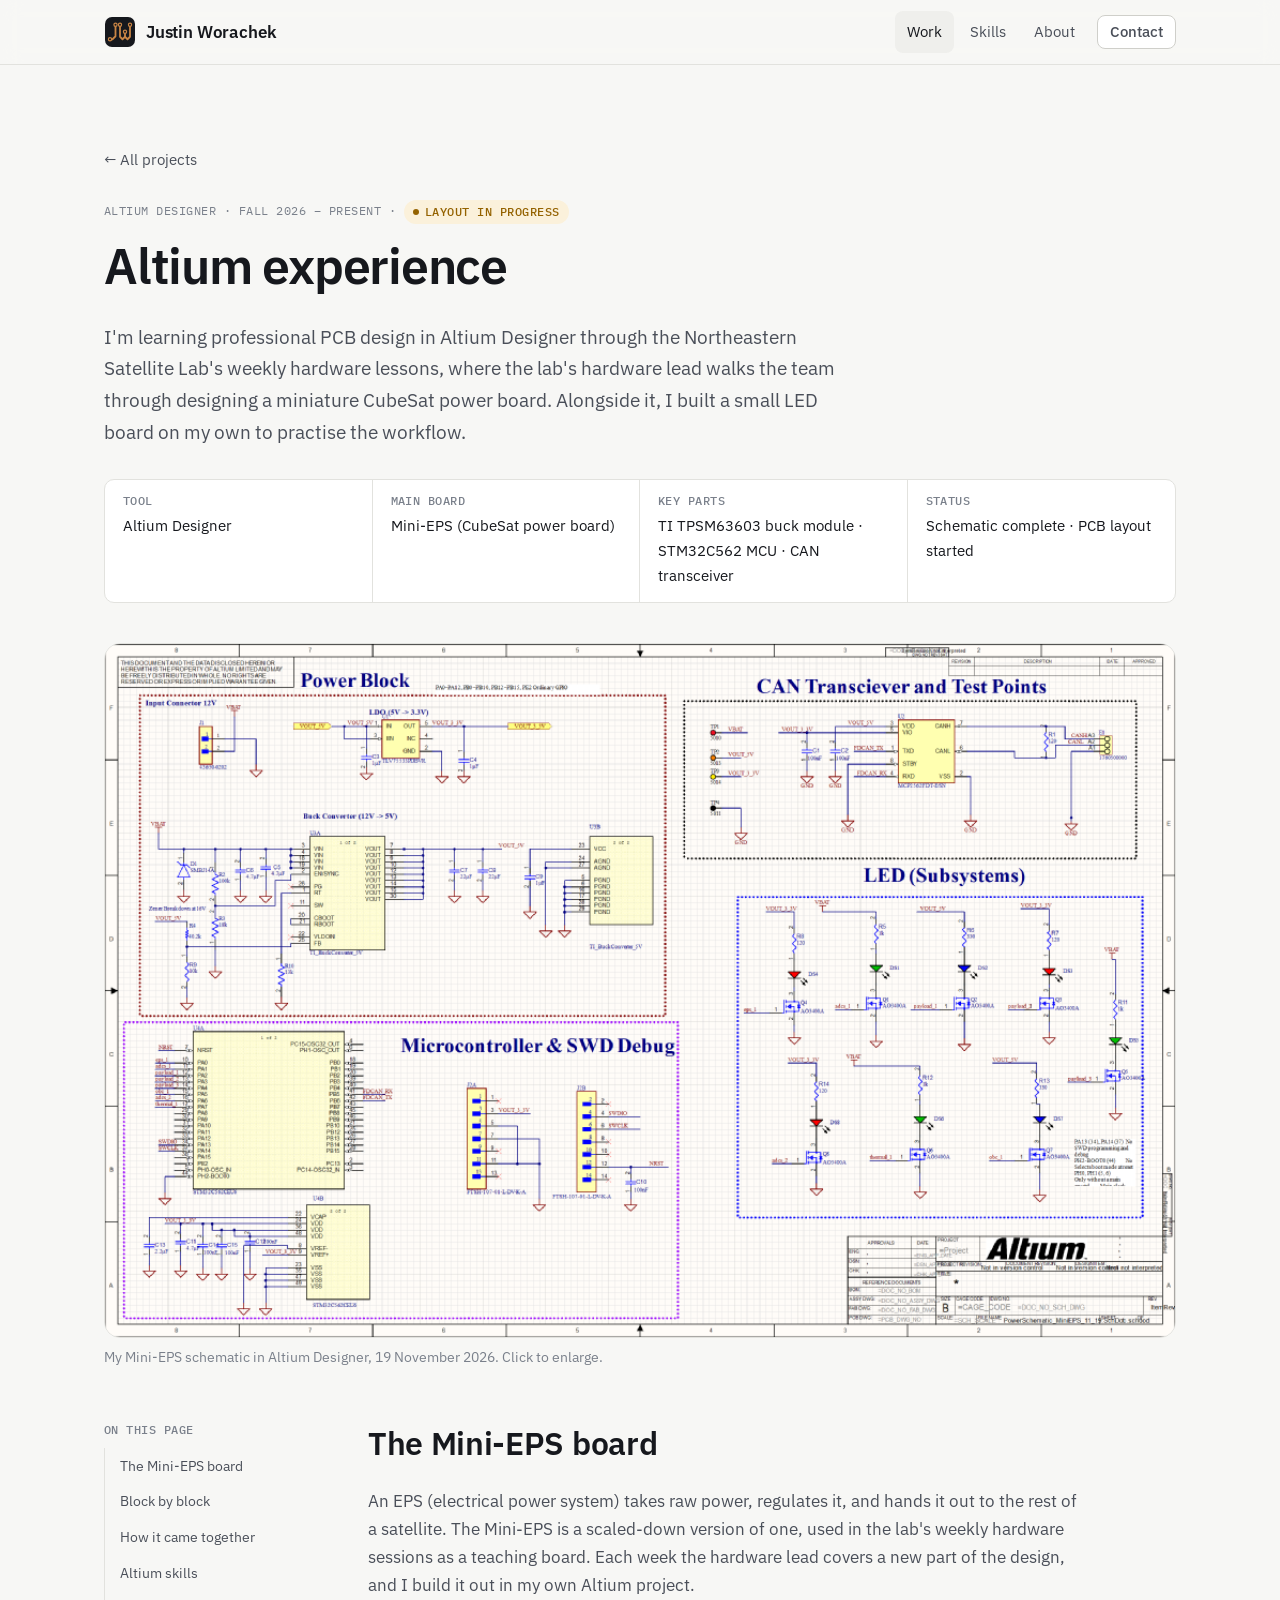
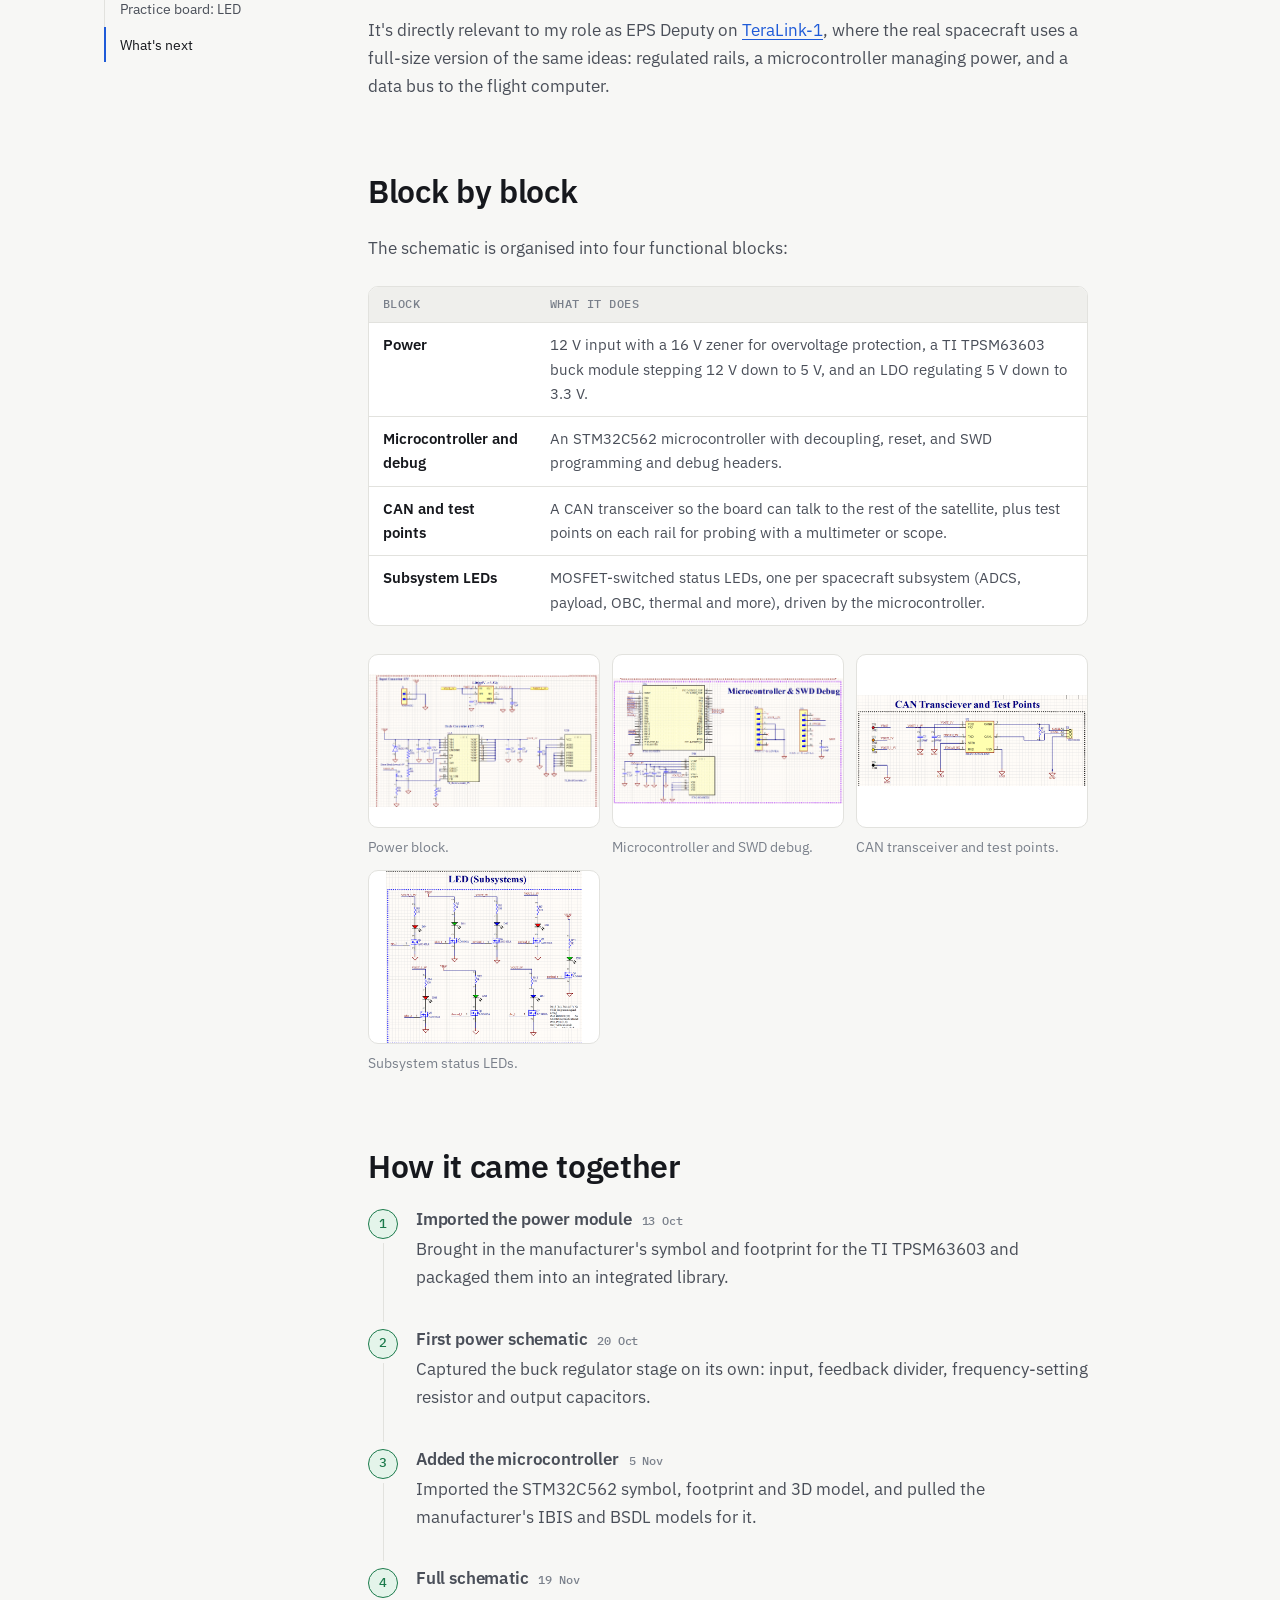
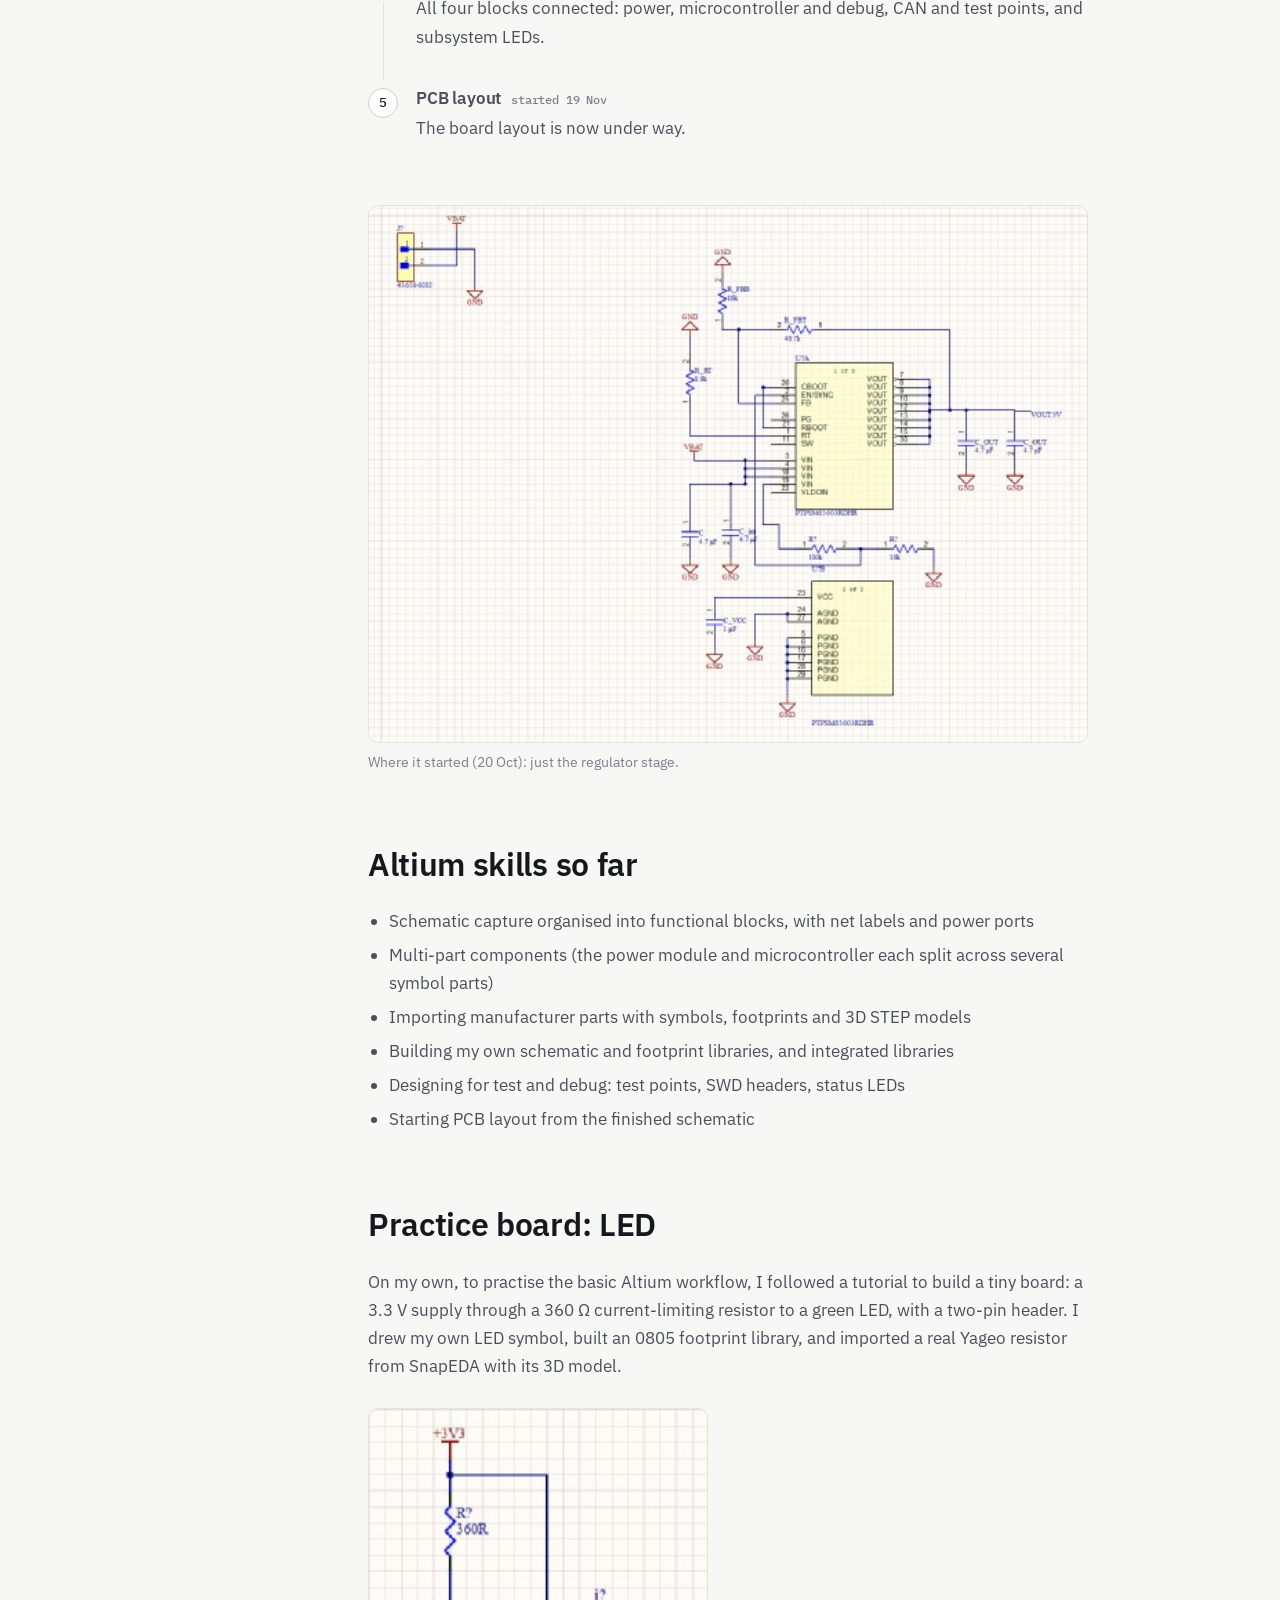
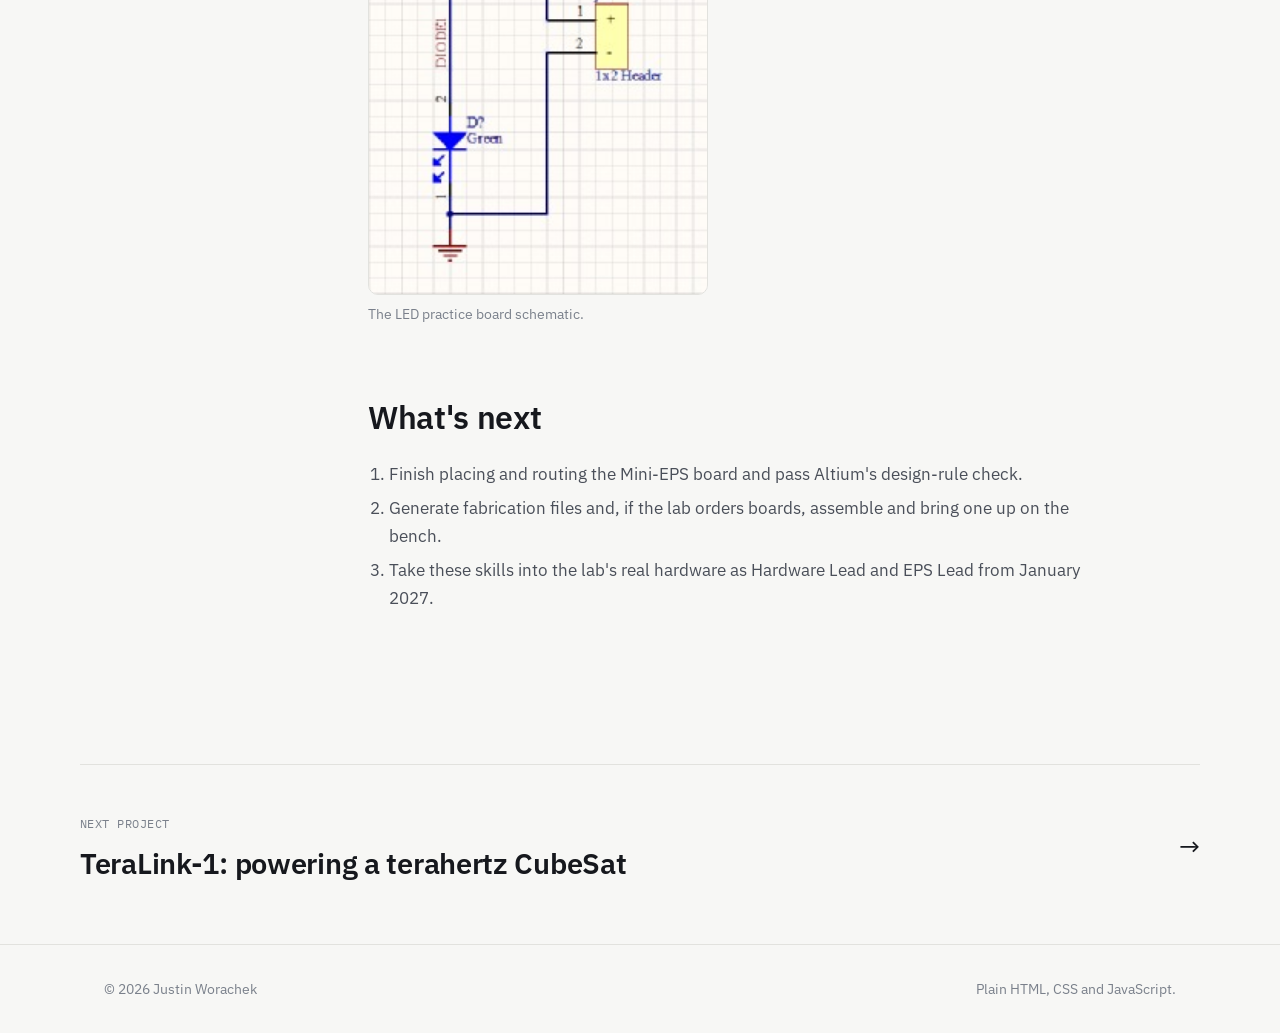
<file: projects/pcb-design.html>
<!doctype html>
<html lang="en">
<head>
  <meta charset="utf-8">
  <meta name="viewport" content="width=device-width, initial-scale=1">
  <title>Altium Experience · Justin Worachek</title>
  <meta name="description" content="Altium Designer experience: a miniature CubeSat power board (Mini-EPS) designed in the Northeastern Satellite Lab's weekly hardware lessons, plus an LED practice board.">
  <link rel="icon" href="../assets/img/favicon.svg" type="image/svg+xml">
  <link rel="preconnect" href="https://fonts.googleapis.com">
  <link rel="preconnect" href="https://fonts.gstatic.com" crossorigin>
  <link href="https://fonts.googleapis.com/css2?family=IBM+Plex+Mono:wght@400;500&family=IBM+Plex+Sans:wght@400;500;600&display=swap" rel="stylesheet">
  <link rel="stylesheet" href="../assets/css/style.css">
</head>
<body>
  <header class="site-header">
    <div class="container">
      <a class="brand" href="../index.html"><span class="brand-mark brand-logo" aria-hidden="true"><svg xmlns="http://www.w3.org/2000/svg" viewBox="0 0 64 64">
  <rect x="2" y="2" width="60" height="60" rx="14" fill="#16181d"/>
  <g transform="translate(-1 2.5)">
    <g fill="none" stroke="#c98545" stroke-width="3.6" stroke-linecap="round" stroke-linejoin="round">
      <path d="M24 15 V38 L18 44 H13"/>
      <path d="M33 15 V39 L38 44 L43 39 V29"/>
      <path d="M43 39 L48 44 L53 39 V15"/>
    </g>
    <g fill="#16181d" stroke="#c98545" stroke-width="2.4">
      <circle cx="24" cy="15" r="3.2"/><circle cx="13" cy="44" r="3.2"/>
      <circle cx="33" cy="15" r="3.2"/><circle cx="53" cy="15" r="3.2"/><circle cx="43" cy="29" r="3.2"/>
    </g>
  </g>
</svg></span>Justin Worachek</a>
      <button class="nav-toggle" aria-label="Open menu" aria-expanded="false" aria-controls="site-nav">
        <svg width="20" height="20" viewBox="0 0 24 24" fill="none" stroke="currentColor" stroke-width="2" stroke-linecap="round" aria-hidden="true"><path d="M4 7h16M4 12h16M4 17h16"/></svg>
      </button>
      <nav class="nav" id="site-nav" aria-label="Main">
        <a href="../index.html#work" aria-current="page">Work</a>
        <a href="../index.html#skills">Skills</a>
        <a href="../index.html#about">About</a>
        <a class="btn" href="../index.html#contact">Contact</a>
      </nav>
    </div>
  </header>

  <main>
    <div class="container">
      <section class="cs-hero">
        <a class="back" href="../index.html#work">← All projects</a>
        <p class="eyebrow">Altium Designer · Fall 2026 – present · <span class="badge warn"><span class="dot"></span>Layout in progress</span></p>
        <h1>Altium experience</h1>
        <p class="lede">I'm learning professional PCB design in Altium Designer through the Northeastern Satellite Lab's weekly hardware lessons, where the lab's hardware lead walks the team through designing a miniature CubeSat power board. Alongside it, I built a small LED board on my own to practise the workflow.</p>
        <dl class="cs-meta">
          <div><dt>Tool</dt><dd>Altium Designer</dd></div>
          <div><dt>Main board</dt><dd>Mini-EPS (CubeSat power board)</dd></div>
          <div><dt>Key parts</dt><dd>TI TPSM63603 buck module · STM32C562 MCU · CAN transceiver</dd></div>
          <div><dt>Status</dt><dd>Schematic complete · PCB layout started</dd></div>
        </dl>
      </section>

      <figure class="cs-cover">
        <img src="../assets/img/pcb/mini-eps-schematic.png" alt="Full Altium schematic of the Mini-EPS board with four blocks: power, microcontroller and SWD debug, CAN transceiver and test points, and subsystem LEDs" data-zoom style="background:#fff;">
        <figcaption>My Mini-EPS schematic in Altium Designer, 19 November 2026. Click to enlarge.</figcaption>
      </figure>

      <div class="cs-layout">
        <nav class="toc" aria-label="On this page">
          <p>On this page</p>
          <ol>
            <li><a href="#mini-eps">The Mini-EPS board</a></li>
            <li><a href="#blocks">Block by block</a></li>
            <li><a href="#progress">How it came together</a></li>
            <li><a href="#skills">Altium skills</a></li>
            <li><a href="#led-board">Practice board: LED</a></li>
            <li><a href="#next">What's next</a></li>
          </ol>
        </nav>

        <article class="prose">
          <section id="mini-eps">
            <h2>The Mini-EPS board</h2>
            <p>An EPS (electrical power system) takes raw power, regulates it, and hands it out to the rest of a satellite. The Mini-EPS is a scaled-down version of one, used in the lab's weekly hardware sessions as a teaching board. Each week the hardware lead covers a new part of the design, and I build it out in my own Altium project.</p>
            <p>It's directly relevant to my role as EPS Deputy on <a href="teralink-1.html">TeraLink-1</a>, where the real spacecraft uses a full-size version of the same ideas: regulated rails, a microcontroller managing power, and a data bus to the flight computer.</p>
          </section>

          <section id="blocks">
            <h2>Block by block</h2>
            <p>The schematic is organised into four functional blocks:</p>
            <div class="table-wrap">
              <table>
                <thead><tr><th>Block</th><th>What it does</th></tr></thead>
                <tbody>
                  <tr><td><strong>Power</strong></td><td>12 V input with a 16 V zener for overvoltage protection, a TI TPSM63603 buck module stepping 12 V down to 5 V, and an LDO regulating 5 V down to 3.3 V.</td></tr>
                  <tr><td><strong>Microcontroller and debug</strong></td><td>An STM32C562 microcontroller with decoupling, reset, and SWD programming and debug headers.</td></tr>
                  <tr><td><strong>CAN and test points</strong></td><td>A CAN transceiver so the board can talk to the rest of the satellite, plus test points on each rail for probing with a multimeter or scope.</td></tr>
                  <tr><td><strong>Subsystem LEDs</strong></td><td>MOSFET-switched status LEDs, one per spacecraft subsystem (ADCS, payload, OBC, thermal and more), driven by the microcontroller.</td></tr>
                </tbody>
              </table>
            </div>
            <div class="gallery">
              <figure><img src="../assets/img/pcb/mini-eps-power.png" alt="Power block: input connector, buck converter from 12 V to 5 V, and LDO from 5 V to 3.3 V" loading="lazy" style="object-fit:contain; background:#fff;"><figcaption>Power block.</figcaption></figure>
              <figure><img src="../assets/img/pcb/mini-eps-mcu.png" alt="STM32C562 microcontroller with SWD debug headers" loading="lazy" style="object-fit:contain; background:#fff;"><figcaption>Microcontroller and SWD debug.</figcaption></figure>
              <figure><img src="../assets/img/pcb/mini-eps-can.png" alt="CAN transceiver and test points" loading="lazy" style="object-fit:contain; background:#fff;"><figcaption>CAN transceiver and test points.</figcaption></figure>
              <figure><img src="../assets/img/pcb/mini-eps-leds.png" alt="MOSFET-switched subsystem status LEDs" loading="lazy" style="object-fit:contain; background:#fff;"><figcaption>Subsystem status LEDs.</figcaption></figure>
            </div>
          </section>

          <section id="progress">
            <h2>How it came together</h2>
            <ul class="steps">
              <li class="win"><h3>Imported the power module <time>13 Oct</time></h3><p>Brought in the manufacturer's symbol and footprint for the TI TPSM63603 and packaged them into an integrated library.</p></li>
              <li class="win"><h3>First power schematic <time>20 Oct</time></h3><p>Captured the buck regulator stage on its own: input, feedback divider, frequency-setting resistor and output capacitors.</p></li>
              <li class="win"><h3>Added the microcontroller <time>5 Nov</time></h3><p>Imported the STM32C562 symbol, footprint and 3D model, and pulled the manufacturer's IBIS and BSDL models for it.</p></li>
              <li class="win"><h3>Full schematic <time>19 Nov</time></h3><p>All four blocks connected: power, microcontroller and debug, CAN and test points, and subsystem LEDs.</p></li>
              <li><h3>PCB layout <time>started 19 Nov</time></h3><p>The board layout is now under way.</p></li>
            </ul>
            <figure>
              <img src="../assets/img/pcb/power-schematic.jpg" alt="Earlier version: a single buck regulator stage around the TPSM63603" loading="lazy" data-zoom style="background:#fff;">
              <figcaption>Where it started (20 Oct): just the regulator stage.</figcaption>
            </figure>
          </section>

          <section id="skills">
            <h2>Altium skills so far</h2>
            <ul>
              <li>Schematic capture organised into functional blocks, with net labels and power ports</li>
              <li>Multi-part components (the power module and microcontroller each split across several symbol parts)</li>
              <li>Importing manufacturer parts with symbols, footprints and 3D STEP models</li>
              <li>Building my own schematic and footprint libraries, and integrated libraries</li>
              <li>Designing for test and debug: test points, SWD headers, status LEDs</li>
              <li>Starting PCB layout from the finished schematic</li>
            </ul>
          </section>

          <section id="led-board">
            <h2>Practice board: LED</h2>
            <p>On my own, to practise the basic Altium workflow, I followed a tutorial to build a tiny board: a 3.3 V supply through a 360 Ω current-limiting resistor to a green LED, with a two-pin header. I drew my own LED symbol, built an 0805 footprint library, and imported a real Yageo resistor from SnapEDA with its 3D model.</p>
            <figure style="max-width:340px;">
              <img src="../assets/img/pcb/led-schematic.jpg" alt="Altium schematic: +3V3 through a 360 ohm resistor to a green LED and ground, with a 1x2 header" loading="lazy" data-zoom style="background:#fff;">
              <figcaption>The LED practice board schematic.</figcaption>
            </figure>
          </section>

          <section id="next">
            <h2>What's next</h2>
            <ol>
              <li>Finish placing and routing the Mini-EPS board and pass Altium's design-rule check.</li>
              <li>Generate fabrication files and, if the lab orders boards, assemble and bring one up on the bench.</li>
              <li>Take these skills into the lab's real hardware as Hardware Lead and EPS Lead from January 2027.</li>
            </ol>
          </section>
        </article>
      </div>
    </div>

    <div class="container next">
      <a href="teralink-1.html">
        <div><p class="eyebrow">Next project</p><h3>TeraLink-1: powering a terahertz CubeSat</h3></div>
        <span aria-hidden="true" style="font-size:1.6rem">→</span>
      </a>
    </div>
  </main>
  <footer class="site-footer">
    <div class="container">
      <span>© <span data-year>2026</span> Justin Worachek</span>
      <span>Plain HTML, CSS and JavaScript.</span>
    </div>
  </footer>
  <script src="../assets/js/main.js"></script>
</body>
</html>
</file>
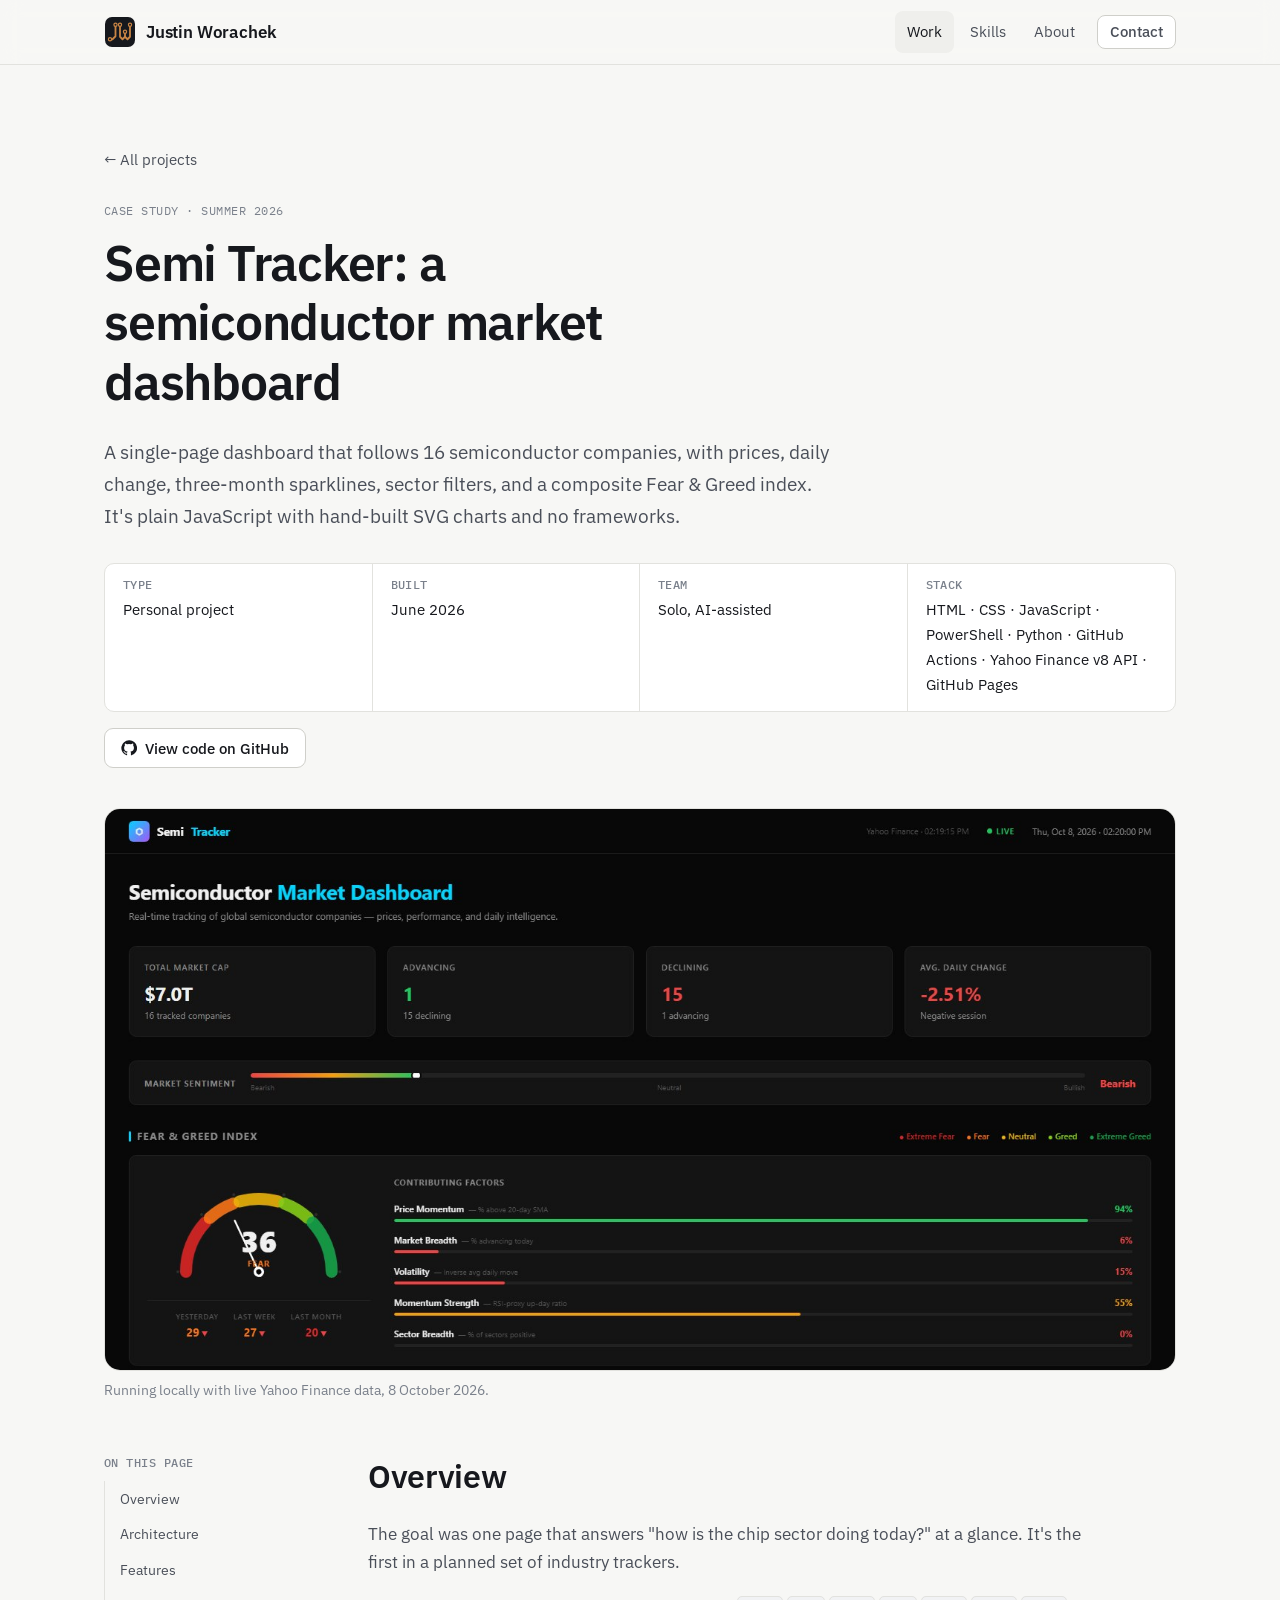
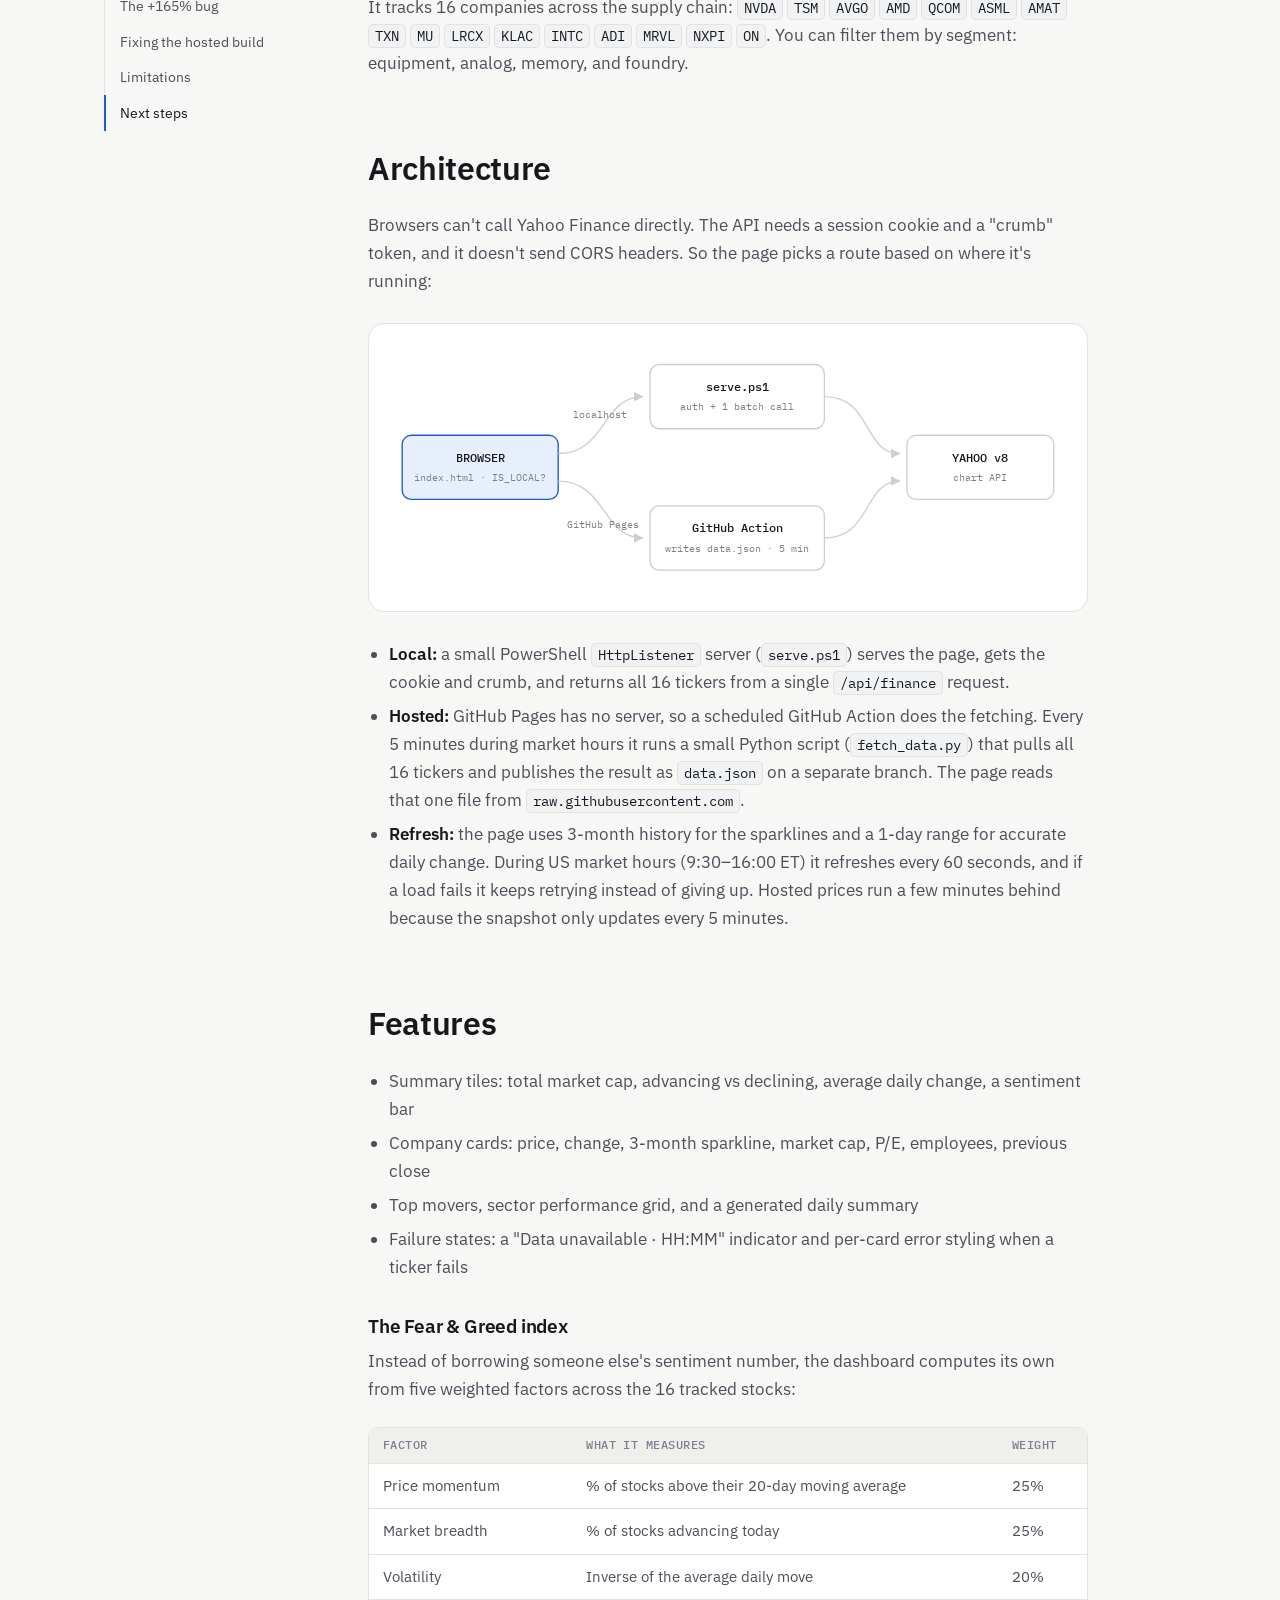
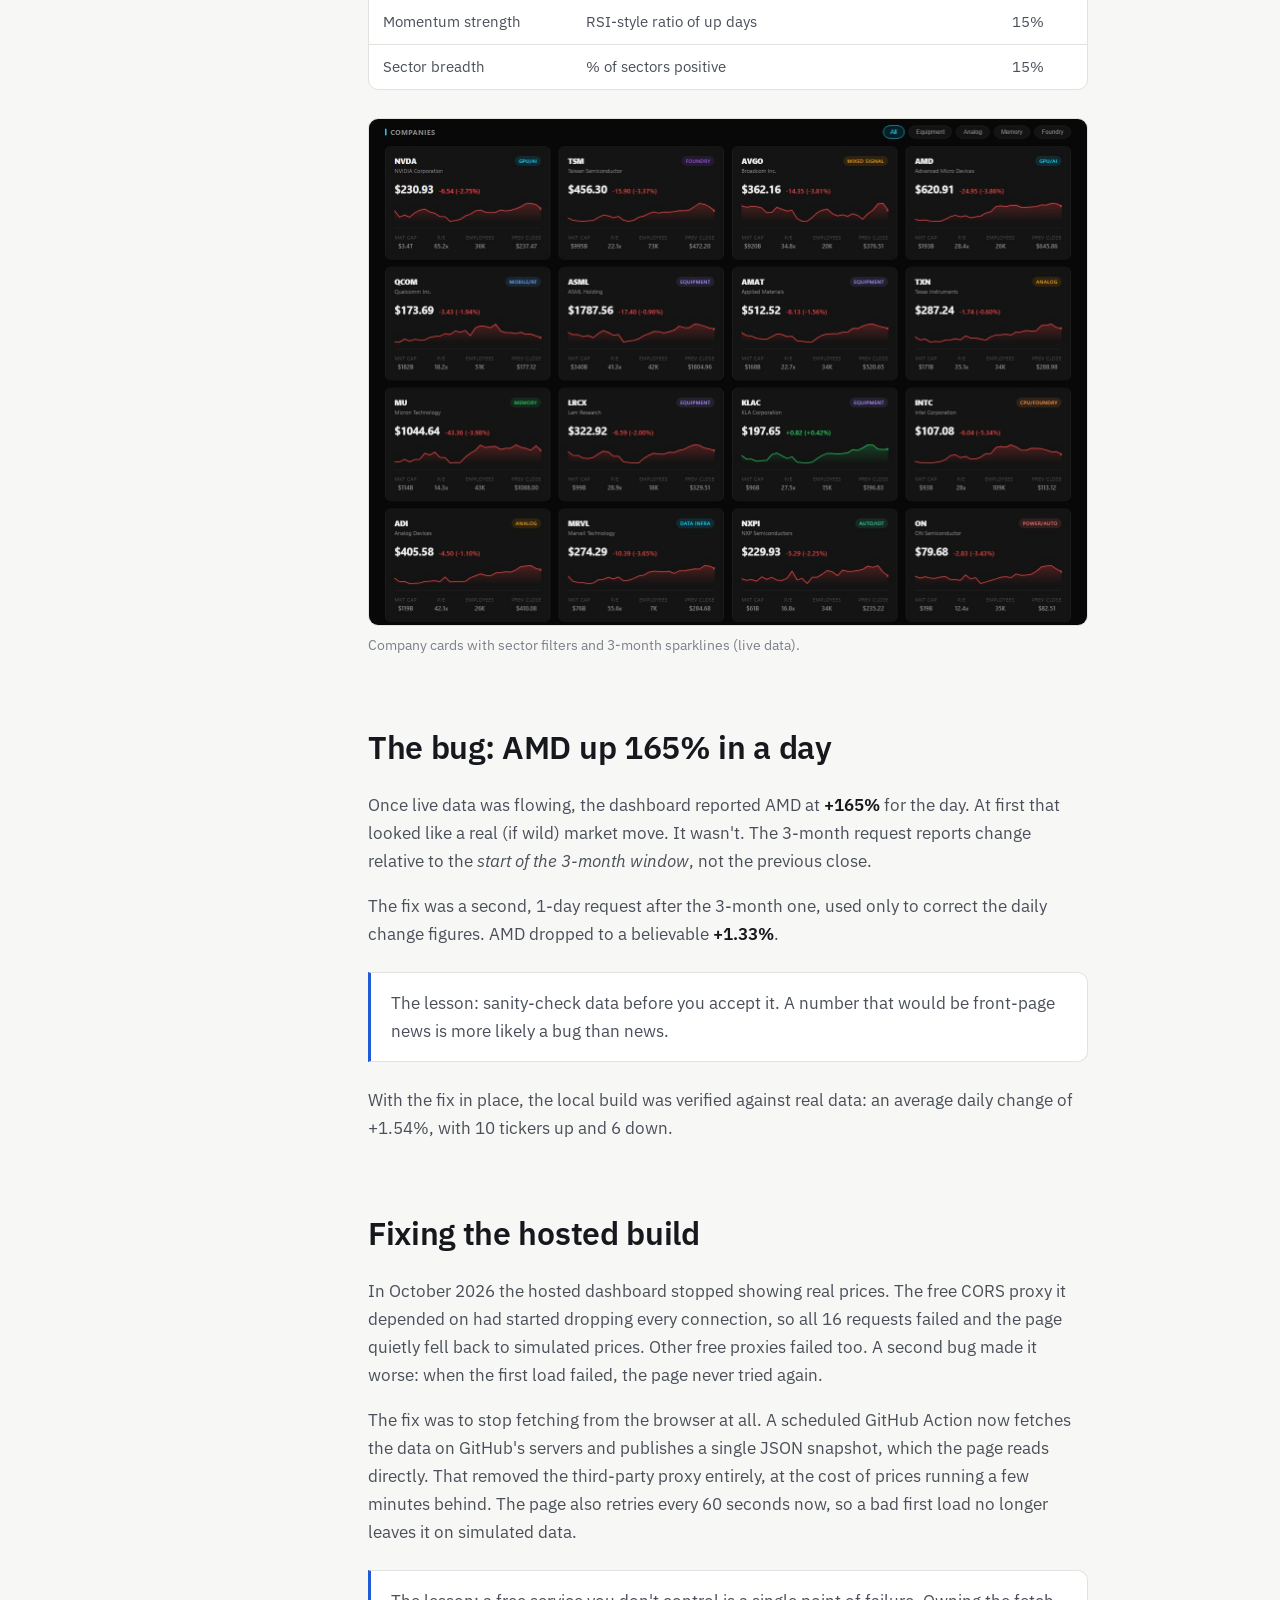
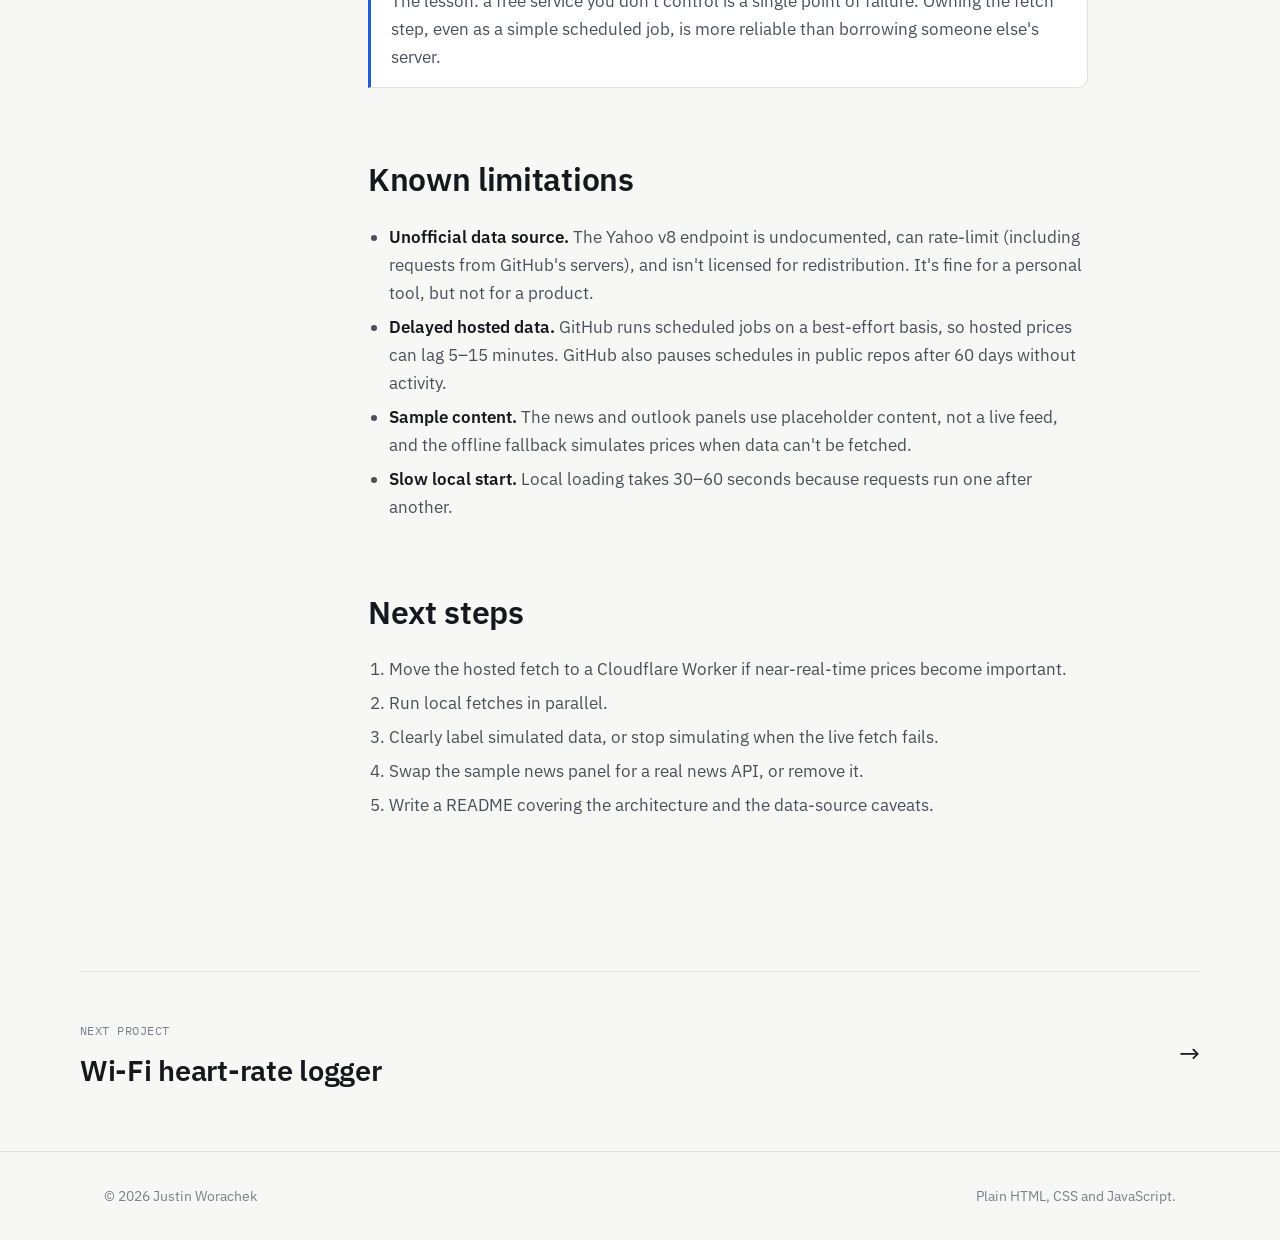
<file: projects/semi-tracker.html>
<!doctype html>
<html lang="en">
<head>
  <meta charset="utf-8">
  <meta name="viewport" content="width=device-width, initial-scale=1">
  <title>Semi Tracker · Justin Worachek</title>
  <meta name="description" content="Case study: Semi Tracker, a single-page semiconductor market dashboard built with plain JavaScript, a PowerShell data proxy, and a scheduled GitHub Action.">
  <link rel="icon" href="../assets/img/favicon.svg" type="image/svg+xml">
  <link rel="preconnect" href="https://fonts.googleapis.com">
  <link rel="preconnect" href="https://fonts.gstatic.com" crossorigin>
  <link href="https://fonts.googleapis.com/css2?family=IBM+Plex+Mono:wght@400;500&family=IBM+Plex+Sans:wght@400;500;600&display=swap" rel="stylesheet">
  <link rel="stylesheet" href="../assets/css/style.css">
</head>
<body>
  <header class="site-header">
    <div class="container">
      <a class="brand" href="../index.html"><span class="brand-mark brand-logo" aria-hidden="true"><svg xmlns="http://www.w3.org/2000/svg" viewBox="0 0 64 64">
  <rect x="2" y="2" width="60" height="60" rx="14" fill="#16181d"/>
  <g transform="translate(-1 2.5)">
    <g fill="none" stroke="#c98545" stroke-width="3.6" stroke-linecap="round" stroke-linejoin="round">
      <path d="M24 15 V38 L18 44 H13"/>
      <path d="M33 15 V39 L38 44 L43 39 V29"/>
      <path d="M43 39 L48 44 L53 39 V15"/>
    </g>
    <g fill="#16181d" stroke="#c98545" stroke-width="2.4">
      <circle cx="24" cy="15" r="3.2"/><circle cx="13" cy="44" r="3.2"/>
      <circle cx="33" cy="15" r="3.2"/><circle cx="53" cy="15" r="3.2"/><circle cx="43" cy="29" r="3.2"/>
    </g>
  </g>
</svg></span>Justin Worachek</a>
      <button class="nav-toggle" aria-label="Open menu" aria-expanded="false" aria-controls="site-nav">
        <svg width="20" height="20" viewBox="0 0 24 24" fill="none" stroke="currentColor" stroke-width="2" stroke-linecap="round" aria-hidden="true"><path d="M4 7h16M4 12h16M4 17h16"/></svg>
      </button>
      <nav class="nav" id="site-nav" aria-label="Main">
        <a href="../index.html#work" aria-current="page">Work</a>
        <a href="../index.html#skills">Skills</a>
        <a href="../index.html#about">About</a>
        <a class="btn" href="../index.html#contact">Contact</a>
      </nav>
    </div>
  </header>

  <main>
    <div class="container">
      <section class="cs-hero">
        <a class="back" href="../index.html#work">← All projects</a>
        <p class="eyebrow">Case study · Summer 2026</p>
        <h1>Semi Tracker: a semiconductor market dashboard</h1>
        <p class="lede">A single-page dashboard that follows 16 semiconductor companies, with prices, daily change, three-month sparklines, sector filters, and a composite Fear &amp; Greed index. It's plain JavaScript with hand-built SVG charts and no frameworks.</p>
        <dl class="cs-meta">
          <div><dt>Type</dt><dd>Personal project</dd></div>
          <div><dt>Built</dt><dd>June 2026</dd></div>
          <div><dt>Team</dt><dd>Solo, AI-assisted</dd></div>
          <div><dt>Stack</dt><dd>HTML · CSS · JavaScript · PowerShell · Python · GitHub Actions · Yahoo Finance v8 API · GitHub Pages</dd></div>
        </dl>
        <div class="cs-links">
          <a class="btn" href="https://github.com/N-o-va/Finance/tree/Semiconductor-tracker" rel="noopener">
            <svg viewBox="0 0 24 24" fill="currentColor" aria-hidden="true"><path d="M12 .5a11.5 11.5 0 0 0-3.64 22.41c.58.1.79-.25.79-.56v-2c-3.2.7-3.88-1.36-3.88-1.36-.52-1.33-1.28-1.69-1.28-1.69-1.05-.71.08-.7.08-.7 1.16.08 1.77 1.19 1.77 1.19 1.03 1.77 2.7 1.26 3.36.96.1-.75.4-1.26.73-1.55-2.56-.29-5.25-1.28-5.25-5.69 0-1.26.45-2.29 1.19-3.1-.12-.29-.52-1.46.11-3.05 0 0 .97-.31 3.17 1.18a11 11 0 0 1 5.77 0c2.2-1.49 3.17-1.18 3.17-1.18.63 1.59.23 2.76.11 3.05.74.81 1.19 1.84 1.19 3.1 0 4.42-2.7 5.39-5.27 5.68.41.36.78 1.06.78 2.14v3.17c0 .31.21.67.8.56A11.5 11.5 0 0 0 12 .5Z"/></svg>
            View code on GitHub
          </a>
        </div>
      </section>

      <figure class="cs-cover">
        <img src="../assets/img/semi/dashboard-overview.jpg" alt="Semi Tracker dashboard: summary tiles for market cap, advancing and declining counts, a sentiment bar, and a Fear and Greed gauge with five contributing factors" data-zoom>
        <figcaption>Running locally with live Yahoo Finance data, 8 October 2026.</figcaption>
      </figure>

      <div class="cs-layout">
        <nav class="toc" aria-label="On this page">
          <p>On this page</p>
          <ol>
            <li><a href="#overview">Overview</a></li>
            <li><a href="#architecture">Architecture</a></li>
            <li><a href="#features">Features</a></li>
            <li><a href="#bug">The +165% bug</a></li>
            <li><a href="#hosted-fix">Fixing the hosted build</a></li>
            <li><a href="#limits">Limitations</a></li>
            <li><a href="#next">Next steps</a></li>
          </ol>
        </nav>

        <article class="prose">
          <section id="overview">
            <h2>Overview</h2>
            <p>The goal was one page that answers "how is the chip sector doing today?" at a glance. It's the first in a planned set of industry trackers.</p>
            <p>It tracks 16 companies across the supply chain: <code>NVDA</code> <code>TSM</code> <code>AVGO</code> <code>AMD</code> <code>QCOM</code> <code>ASML</code> <code>AMAT</code> <code>TXN</code> <code>MU</code> <code>LRCX</code> <code>KLAC</code> <code>INTC</code> <code>ADI</code> <code>MRVL</code> <code>NXPI</code> <code>ON</code>. You can filter them by segment: equipment, analog, memory, and foundry.</p>
            <!-- TODO(Justin): replace the first paragraph with your own reason for building this if it differs. -->
          </section>

          <section id="architecture">
            <h2>Architecture</h2>
            <p>Browsers can't call Yahoo Finance directly. The API needs a session cookie and a "crumb" token, and it doesn't send CORS headers. So the page picks a route based on where it's running:</p>
            <div class="widget fsm static">
              <svg viewBox="0 0 730 260" role="img" aria-labelledby="arch-t arch-d">
                <title id="arch-t">Semi Tracker data flow</title>
                <desc id="arch-d">On localhost the browser calls a PowerShell proxy, serve.ps1, which handles authentication and fetches all 16 tickers in one batch from the Yahoo Finance v8 chart API. On GitHub Pages a scheduled GitHub Action fetches all 16 tickers every 5 minutes and publishes data.json, which the browser reads in a single request.</desc>
                <defs><marker id="arr2" viewBox="0 0 10 10" refX="9" refY="5" markerWidth="7" markerHeight="7" orient="auto-start-reverse"><path d="M0 0L10 5L0 10z"/></marker></defs>
                <g class="node hl"><rect x="10" y="95" width="170" height="70" rx="10"/><text x="95" y="124" text-anchor="middle">BROWSER</text><text x="95" y="145" text-anchor="middle" class="sub">index.html · IS_LOCAL?</text></g>
                <g class="node"><rect x="280" y="18" width="190" height="70" rx="10"/><text x="375" y="47" text-anchor="middle">serve.ps1</text><text x="375" y="68" text-anchor="middle" class="sub">auth + 1 batch call</text></g>
                <g class="node"><rect x="280" y="172" width="190" height="70" rx="10"/><text x="375" y="201" text-anchor="middle">GitHub Action</text><text x="375" y="222" text-anchor="middle" class="sub">writes data.json · 5 min</text></g>
                <g class="node"><rect x="560" y="95" width="160" height="70" rx="10"/><text x="640" y="124" text-anchor="middle">YAHOO v8</text><text x="640" y="145" text-anchor="middle" class="sub">chart API</text></g>
                <path class="edge" d="M180 115 C232 115 228 53 272 53" marker-end="url(#arr2)"/>
                <path class="edge" d="M180 145 C232 145 228 207 272 207" marker-end="url(#arr2)"/>
                <path class="edge" d="M470 53 C522 53 512 115 552 115" marker-end="url(#arr2)"/>
                <path class="edge" d="M470 207 C522 207 512 145 552 145" marker-end="url(#arr2)"/>
                <text class="edge-label" x="196" y="76">localhost</text>
                <text class="edge-label" x="190" y="196">GitHub Pages</text>
              </svg>
            </div>
            <ul>
              <li><strong>Local:</strong> a small PowerShell <code>HttpListener</code> server (<code>serve.ps1</code>) serves the page, gets the cookie and crumb, and returns all 16 tickers from a single <code>/api/finance</code> request.</li>
              <li><strong>Hosted:</strong> GitHub Pages has no server, so a scheduled GitHub Action does the fetching. Every 5 minutes during market hours it runs a small Python script (<code>fetch_data.py</code>) that pulls all 16 tickers and publishes the result as <code>data.json</code> on a separate branch. The page reads that one file from <code>raw.githubusercontent.com</code>.</li>
              <li><strong>Refresh:</strong> the page uses 3-month history for the sparklines and a 1-day range for accurate daily change. During US market hours (9:30–16:00 ET) it refreshes every 60 seconds, and if a load fails it keeps retrying instead of giving up. Hosted prices run a few minutes behind because the snapshot only updates every 5 minutes.</li>
            </ul>
          </section>

          <section id="features">
            <h2>Features</h2>
            <ul>
              <li>Summary tiles: total market cap, advancing vs declining, average daily change, a sentiment bar</li>
              <li>Company cards: price, change, 3-month sparkline, market cap, P/E, employees, previous close</li>
              <li>Top movers, sector performance grid, and a generated daily summary</li>
              <li>Failure states: a "Data unavailable · HH:MM" indicator and per-card error styling when a ticker fails</li>
            </ul>
            <h3>The Fear &amp; Greed index</h3>
            <p>Instead of borrowing someone else's sentiment number, the dashboard computes its own from five weighted factors across the 16 tracked stocks:</p>
            <div class="table-wrap">
              <table>
                <thead><tr><th>Factor</th><th>What it measures</th><th>Weight</th></tr></thead>
                <tbody>
                  <tr><td>Price momentum</td><td>% of stocks above their 20-day moving average</td><td>25%</td></tr>
                  <tr><td>Market breadth</td><td>% of stocks advancing today</td><td>25%</td></tr>
                  <tr><td>Volatility</td><td>Inverse of the average daily move</td><td>20%</td></tr>
                  <tr><td>Momentum strength</td><td>RSI-style ratio of up days</td><td>15%</td></tr>
                  <tr><td>Sector breadth</td><td>% of sectors positive</td><td>15%</td></tr>
                </tbody>
              </table>
            </div>
            <figure>
              <img src="../assets/img/semi/company-cards.jpg" alt="Grid of company cards, each with ticker, price, change, sparkline, and key statistics" loading="lazy" data-zoom>
              <figcaption>Company cards with sector filters and 3-month sparklines (live data).</figcaption>
            </figure>
          </section>

          <section id="bug">
            <h2>The bug: AMD up 165% in a day</h2>
            <p>Once live data was flowing, the dashboard reported AMD at <strong>+165%</strong> for the day. At first that looked like a real (if wild) market move. It wasn't. The 3-month request reports change relative to the <em>start of the 3-month window</em>, not the previous close.</p>
            <p>The fix was a second, 1-day request after the 3-month one, used only to correct the daily change figures. AMD dropped to a believable <strong>+1.33%</strong>.</p>
            <div class="callout"><p>The lesson: sanity-check data before you accept it. A number that would be front-page news is more likely a bug than news.</p></div>
            <p>With the fix in place, the local build was verified against real data: an average daily change of +1.54%, with 10 tickers up and 6 down.</p>
          </section>

          <section id="hosted-fix">
            <h2>Fixing the hosted build</h2>
            <p>In October 2026 the hosted dashboard stopped showing real prices. The free CORS proxy it depended on had started dropping every connection, so all 16 requests failed and the page quietly fell back to simulated prices. Other free proxies failed too. A second bug made it worse: when the first load failed, the page never tried again.</p>
            <p>The fix was to stop fetching from the browser at all. A scheduled GitHub Action now fetches the data on GitHub's servers and publishes a single JSON snapshot, which the page reads directly. That removed the third-party proxy entirely, at the cost of prices running a few minutes behind. The page also retries every 60 seconds now, so a bad first load no longer leaves it on simulated data.</p>
            <div class="callout"><p>The lesson: a free service you don't control is a single point of failure. Owning the fetch step, even as a simple scheduled job, is more reliable than borrowing someone else's server.</p></div>
          </section>

          <section id="limits">
            <h2>Known limitations</h2>
            <ul>
              <li><strong>Unofficial data source.</strong> The Yahoo v8 endpoint is undocumented, can rate-limit (including requests from GitHub's servers), and isn't licensed for redistribution. It's fine for a personal tool, but not for a product.</li>
              <li><strong>Delayed hosted data.</strong> GitHub runs scheduled jobs on a best-effort basis, so hosted prices can lag 5–15 minutes. GitHub also pauses schedules in public repos after 60 days without activity.</li>
              <li><strong>Sample content.</strong> The news and outlook panels use placeholder content, not a live feed, and the offline fallback simulates prices when data can't be fetched.</li>
              <li><strong>Slow local start.</strong> Local loading takes 30–60 seconds because requests run one after another.</li>
            </ul>
          </section>

          <section id="next">
            <h2>Next steps</h2>
            <ol>
              <li>Move the hosted fetch to a Cloudflare Worker if near-real-time prices become important.</li>
              <li>Run local fetches in parallel.</li>
              <li>Clearly label simulated data, or stop simulating when the live fetch fails.</li>
              <li>Swap the sample news panel for a real news API, or remove it.</li>
              <li>Write a README covering the architecture and the data-source caveats.</li>
            </ol>
          </section>
        </article>
      </div>
    </div>

    <div class="container next">
      <a href="wifi-heart-rate-logger.html">
        <div><p class="eyebrow">Next project</p><h3>Wi-Fi heart-rate logger</h3></div>
        <span aria-hidden="true" style="font-size:1.6rem">→</span>
      </a>
    </div>
  </main>

  <footer class="site-footer">
    <div class="container">
      <span>© <span data-year>2026</span> Justin Worachek</span>
      <span>Plain HTML, CSS and JavaScript.</span>
    </div>
  </footer>
  <script src="../assets/js/main.js"></script>
</body>
</html>
</file>
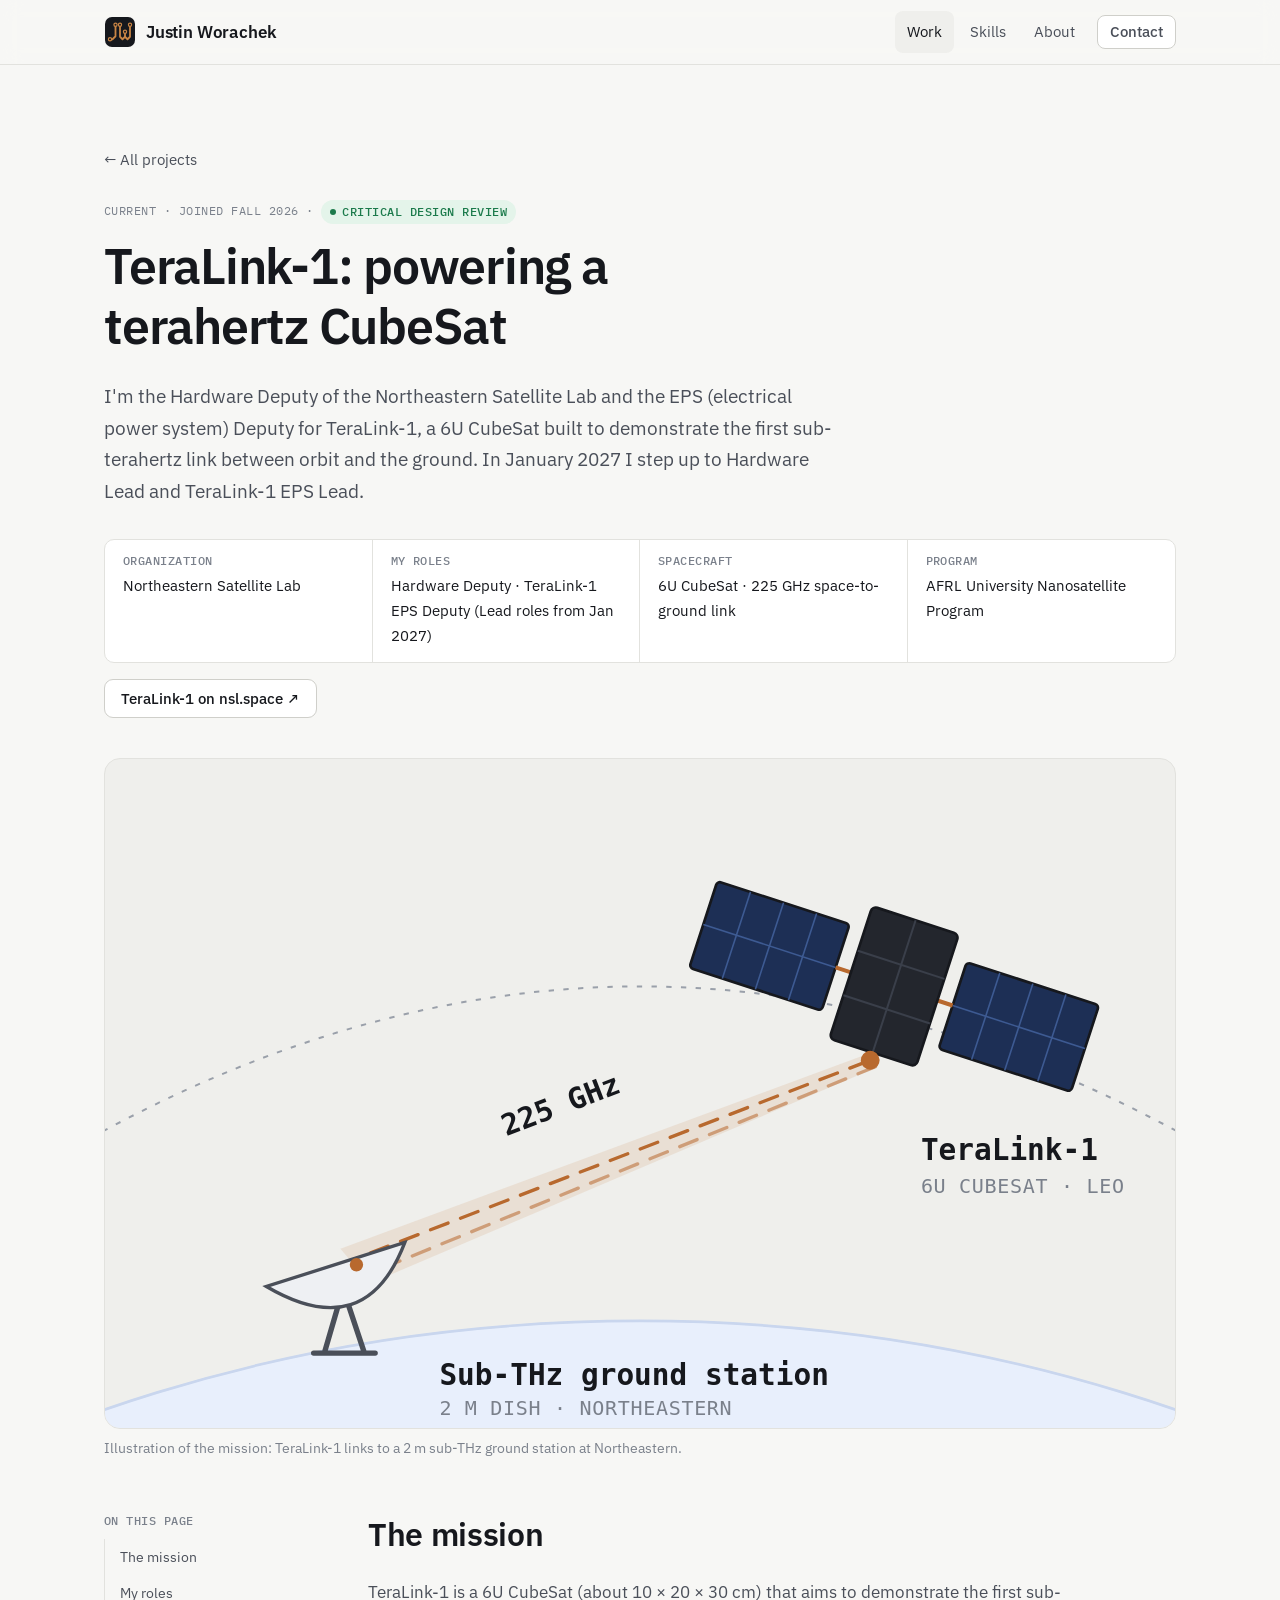
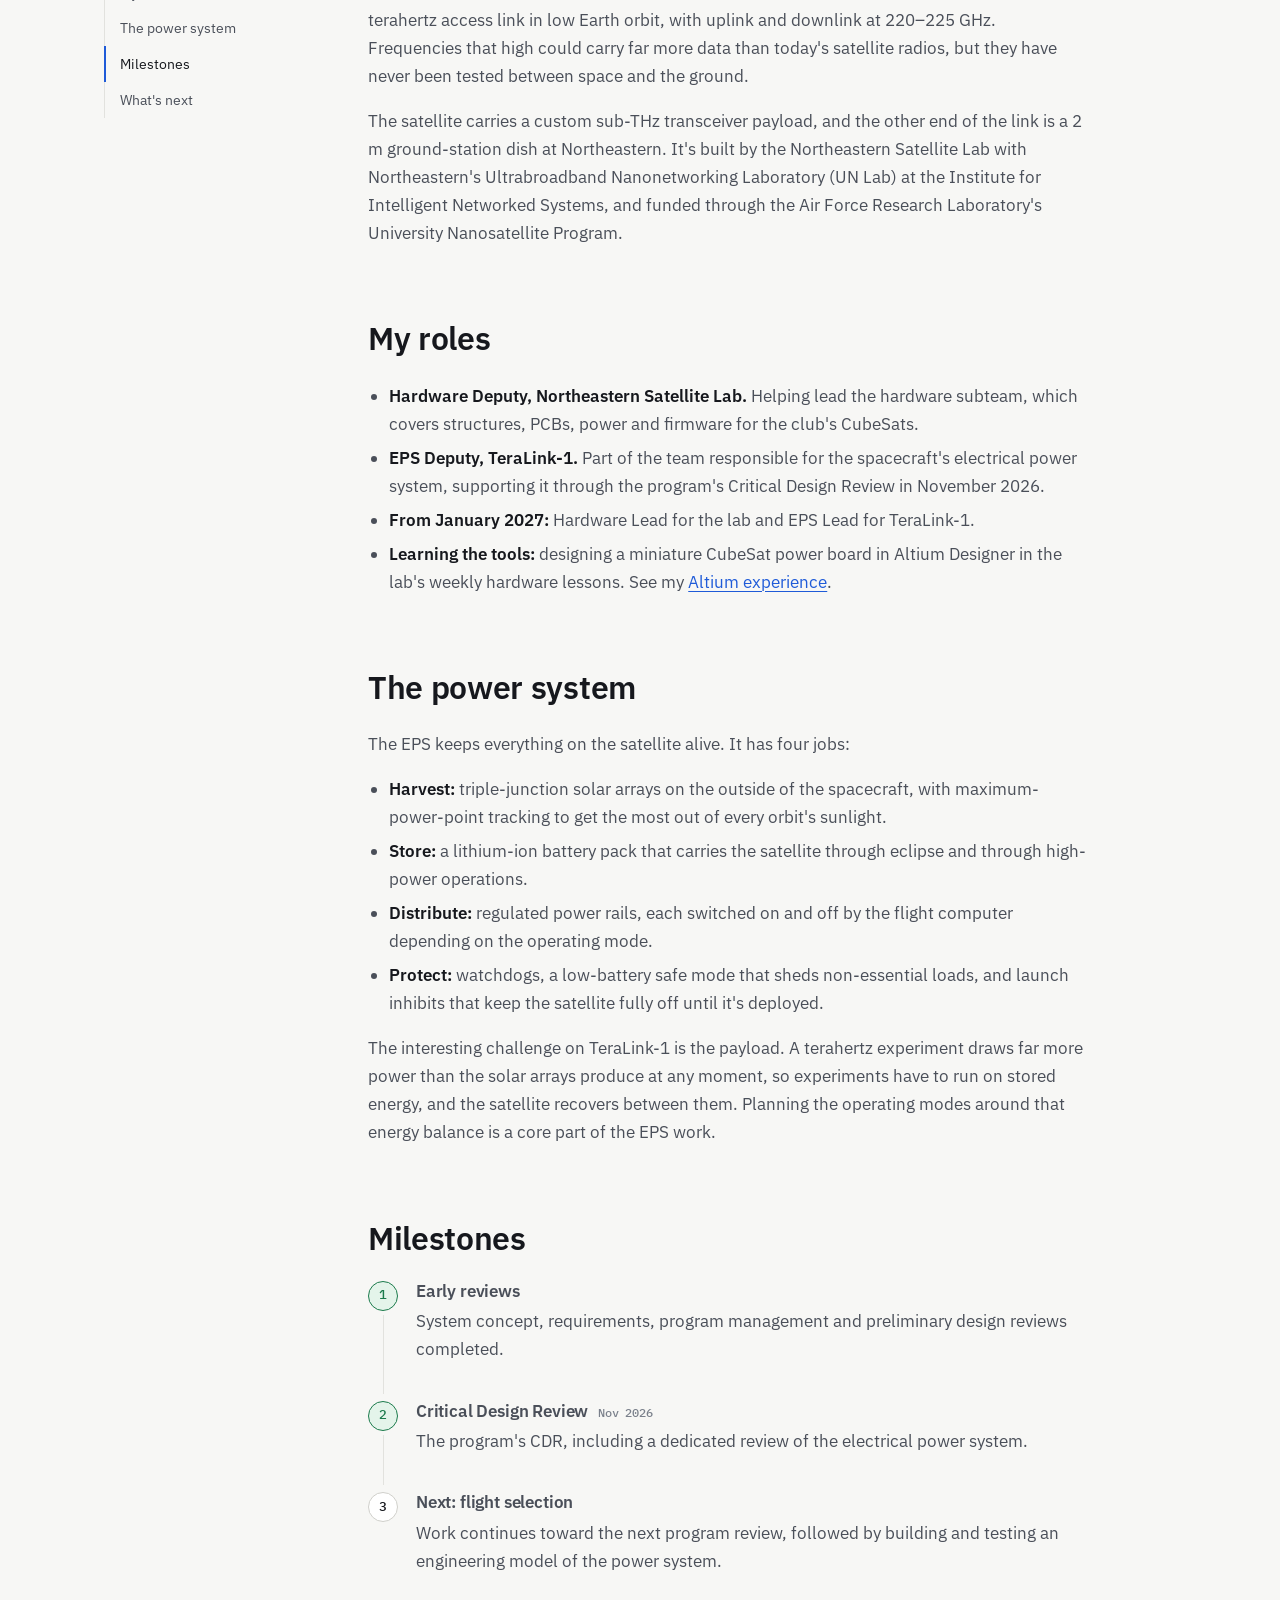
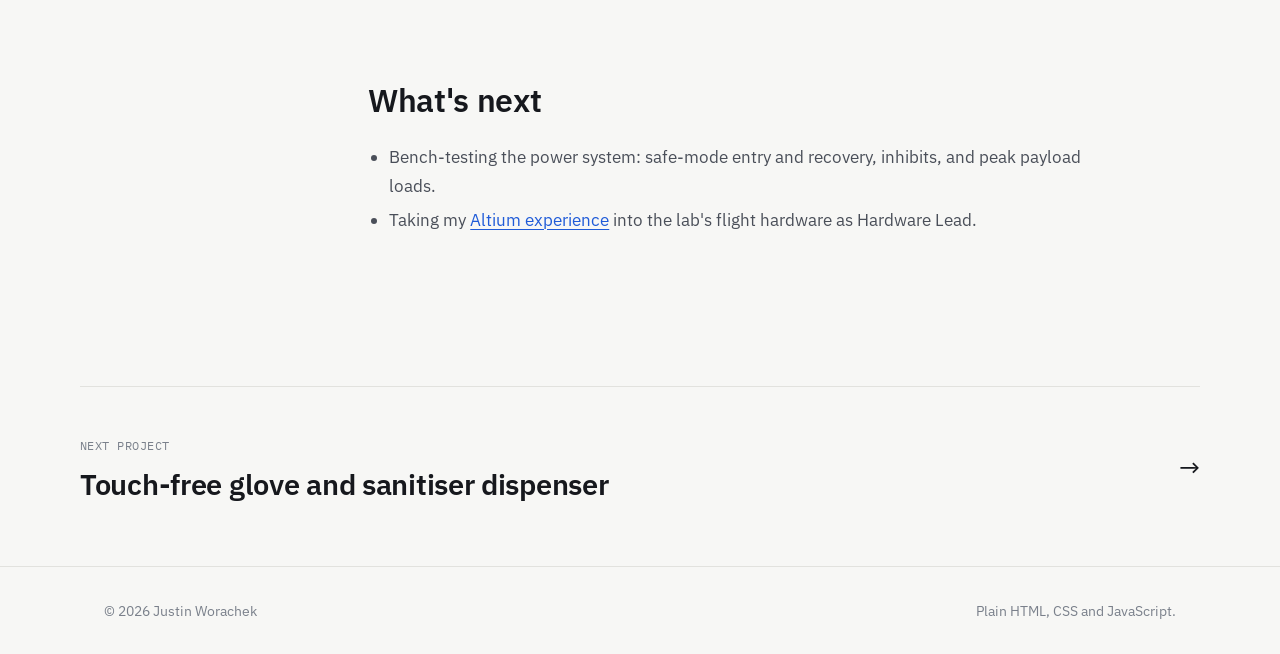
<file: projects/teralink-1.html>
<!doctype html>
<html lang="en">
<head>
  <meta charset="utf-8">
  <meta name="viewport" content="width=device-width, initial-scale=1">
  <title>TeraLink-1 · Justin Worachek</title>
  <meta name="description" content="Hardware Deputy at the Northeastern Satellite Lab and EPS Deputy for TeraLink-1, a 6U CubeSat demonstrating the first sub-terahertz space-to-ground link.">
  <link rel="icon" href="../assets/img/favicon.svg" type="image/svg+xml">
  <link rel="preconnect" href="https://fonts.googleapis.com">
  <link rel="preconnect" href="https://fonts.gstatic.com" crossorigin>
  <link href="https://fonts.googleapis.com/css2?family=IBM+Plex+Mono:wght@400;500&family=IBM+Plex+Sans:wght@400;500;600&display=swap" rel="stylesheet">
  <link rel="stylesheet" href="../assets/css/style.css">
</head>
<body>
  <header class="site-header">
    <div class="container">
      <a class="brand" href="../index.html"><span class="brand-mark brand-logo" aria-hidden="true"><svg xmlns="http://www.w3.org/2000/svg" viewBox="0 0 64 64">
  <rect x="2" y="2" width="60" height="60" rx="14" fill="#16181d"/>
  <g transform="translate(-1 2.5)">
    <g fill="none" stroke="#c98545" stroke-width="3.6" stroke-linecap="round" stroke-linejoin="round">
      <path d="M24 15 V38 L18 44 H13"/>
      <path d="M33 15 V39 L38 44 L43 39 V29"/>
      <path d="M43 39 L48 44 L53 39 V15"/>
    </g>
    <g fill="#16181d" stroke="#c98545" stroke-width="2.4">
      <circle cx="24" cy="15" r="3.2"/><circle cx="13" cy="44" r="3.2"/>
      <circle cx="33" cy="15" r="3.2"/><circle cx="53" cy="15" r="3.2"/><circle cx="43" cy="29" r="3.2"/>
    </g>
  </g>
</svg></span>Justin Worachek</a>
      <button class="nav-toggle" aria-label="Open menu" aria-expanded="false" aria-controls="site-nav">
        <svg width="20" height="20" viewBox="0 0 24 24" fill="none" stroke="currentColor" stroke-width="2" stroke-linecap="round" aria-hidden="true"><path d="M4 7h16M4 12h16M4 17h16"/></svg>
      </button>
      <nav class="nav" id="site-nav" aria-label="Main">
        <a href="../index.html#work" aria-current="page">Work</a>
        <a href="../index.html#skills">Skills</a>
        <a href="../index.html#about">About</a>
        <a class="btn" href="../index.html#contact">Contact</a>
      </nav>
    </div>
  </header>

  <main>
    <div class="container">
      <section class="cs-hero">
        <a class="back" href="../index.html#work">← All projects</a>
        <p class="eyebrow">Current · Joined fall 2026 · <span class="badge ok"><span class="dot"></span>Critical Design Review</span></p>
        <h1>TeraLink-1: powering a terahertz CubeSat</h1>
        <p class="lede">I'm the Hardware Deputy of the Northeastern Satellite Lab and the EPS (electrical power system) Deputy for TeraLink-1, a 6U CubeSat built to demonstrate the first sub-terahertz link between orbit and the ground. In January 2027 I step up to Hardware Lead and TeraLink-1 EPS Lead.</p>
        <dl class="cs-meta">
          <div><dt>Organization</dt><dd>Northeastern Satellite Lab</dd></div>
          <div><dt>My roles</dt><dd>Hardware Deputy · TeraLink-1 EPS Deputy (Lead roles from Jan 2027)</dd></div>
          <div><dt>Spacecraft</dt><dd>6U CubeSat · 225 GHz space-to-ground link</dd></div>
          <div><dt>Program</dt><dd>AFRL University Nanosatellite Program</dd></div>
        </dl>
        <div class="cs-links">
          <a class="btn" href="https://nsl.space/projects/teralink-1" rel="noopener">TeraLink-1 on nsl.space ↗</a>
        </div>
      </section>

      <figure class="cs-cover">
        <img src="../assets/img/teralink/mission.svg" alt="Illustration: the TeraLink-1 CubeSat in low Earth orbit linked at 225 GHz to a sub-terahertz ground station dish">
        <figcaption>Illustration of the mission: TeraLink-1 links to a 2 m sub-THz ground station at Northeastern.</figcaption>
      </figure>

      <div class="cs-layout">
        <nav class="toc" aria-label="On this page">
          <p>On this page</p>
          <ol>
            <li><a href="#mission">The mission</a></li>
            <li><a href="#roles">My roles</a></li>
            <li><a href="#eps">The power system</a></li>
            <li><a href="#milestones">Milestones</a></li>
            <li><a href="#next">What's next</a></li>
          </ol>
        </nav>

        <article class="prose">
          <section id="mission">
            <h2>The mission</h2>
            <p>TeraLink-1 is a 6U CubeSat (about 10 × 20 × 30 cm) that aims to demonstrate the first sub-terahertz access link in low Earth orbit, with uplink and downlink at 220–225 GHz. Frequencies that high could carry far more data than today's satellite radios, but they have never been tested between space and the ground.</p>
            <p>The satellite carries a custom sub-THz transceiver payload, and the other end of the link is a 2 m ground-station dish at Northeastern. It's built by the Northeastern Satellite Lab with Northeastern's Ultrabroadband Nanonetworking Laboratory (UN Lab) at the Institute for Intelligent Networked Systems, and funded through the Air Force Research Laboratory's University Nanosatellite Program.</p>
          </section>

          <section id="roles">
            <h2>My roles</h2>
            <ul>
              <li><strong>Hardware Deputy, Northeastern Satellite Lab.</strong> Helping lead the hardware subteam, which covers structures, PCBs, power and firmware for the club's CubeSats.</li>
              <li><strong>EPS Deputy, TeraLink-1.</strong> Part of the team responsible for the spacecraft's electrical power system, supporting it through the program's Critical Design Review in November 2026.</li>
              <li><strong>From January 2027:</strong> Hardware Lead for the lab and EPS Lead for TeraLink-1.</li>
              <li><strong>Learning the tools:</strong> designing a miniature CubeSat power board in Altium Designer in the lab's weekly hardware lessons. See my <a href="pcb-design.html">Altium experience</a>.</li>
            </ul>
          </section>

          <section id="eps">
            <h2>The power system</h2>
            <p>The EPS keeps everything on the satellite alive. It has four jobs:</p>
            <ul>
              <li><strong>Harvest:</strong> triple-junction solar arrays on the outside of the spacecraft, with maximum-power-point tracking to get the most out of every orbit's sunlight.</li>
              <li><strong>Store:</strong> a lithium-ion battery pack that carries the satellite through eclipse and through high-power operations.</li>
              <li><strong>Distribute:</strong> regulated power rails, each switched on and off by the flight computer depending on the operating mode.</li>
              <li><strong>Protect:</strong> watchdogs, a low-battery safe mode that sheds non-essential loads, and launch inhibits that keep the satellite fully off until it's deployed.</li>
            </ul>
            <p>The interesting challenge on TeraLink-1 is the payload. A terahertz experiment draws far more power than the solar arrays produce at any moment, so experiments have to run on stored energy, and the satellite recovers between them. Planning the operating modes around that energy balance is a core part of the EPS work.</p>
          </section>

          <section id="milestones">
            <h2>Milestones</h2>
            <ul class="steps">
              <li class="win"><h3>Early reviews</h3><p>System concept, requirements, program management and preliminary design reviews completed.</p></li>
              <li class="win"><h3>Critical Design Review <time>Nov 2026</time></h3><p>The program's CDR, including a dedicated review of the electrical power system.</p></li>
              <li><h3>Next: flight selection</h3><p>Work continues toward the next program review, followed by building and testing an engineering model of the power system.</p></li>
            </ul>
          </section>

          <section id="next">
            <h2>What's next</h2>
            <ul>
              <li>Bench-testing the power system: safe-mode entry and recovery, inhibits, and peak payload loads.</li>
              <li>Taking my <a href="pcb-design.html">Altium experience</a> into the lab's flight hardware as Hardware Lead.</li>
            </ul>
          </section>
        </article>
      </div>
    </div>

    <div class="container next">
      <a href="glove-dispenser.html">
        <div><p class="eyebrow">Next project</p><h3>Touch-free glove and sanitiser dispenser</h3></div>
        <span aria-hidden="true" style="font-size:1.6rem">→</span>
      </a>
    </div>
  </main>
  <footer class="site-footer">
    <div class="container">
      <span>© <span data-year>2026</span> Justin Worachek</span>
      <span>Plain HTML, CSS and JavaScript.</span>
    </div>
  </footer>
  <script src="../assets/js/main.js"></script>
</body>
</html>
</file>
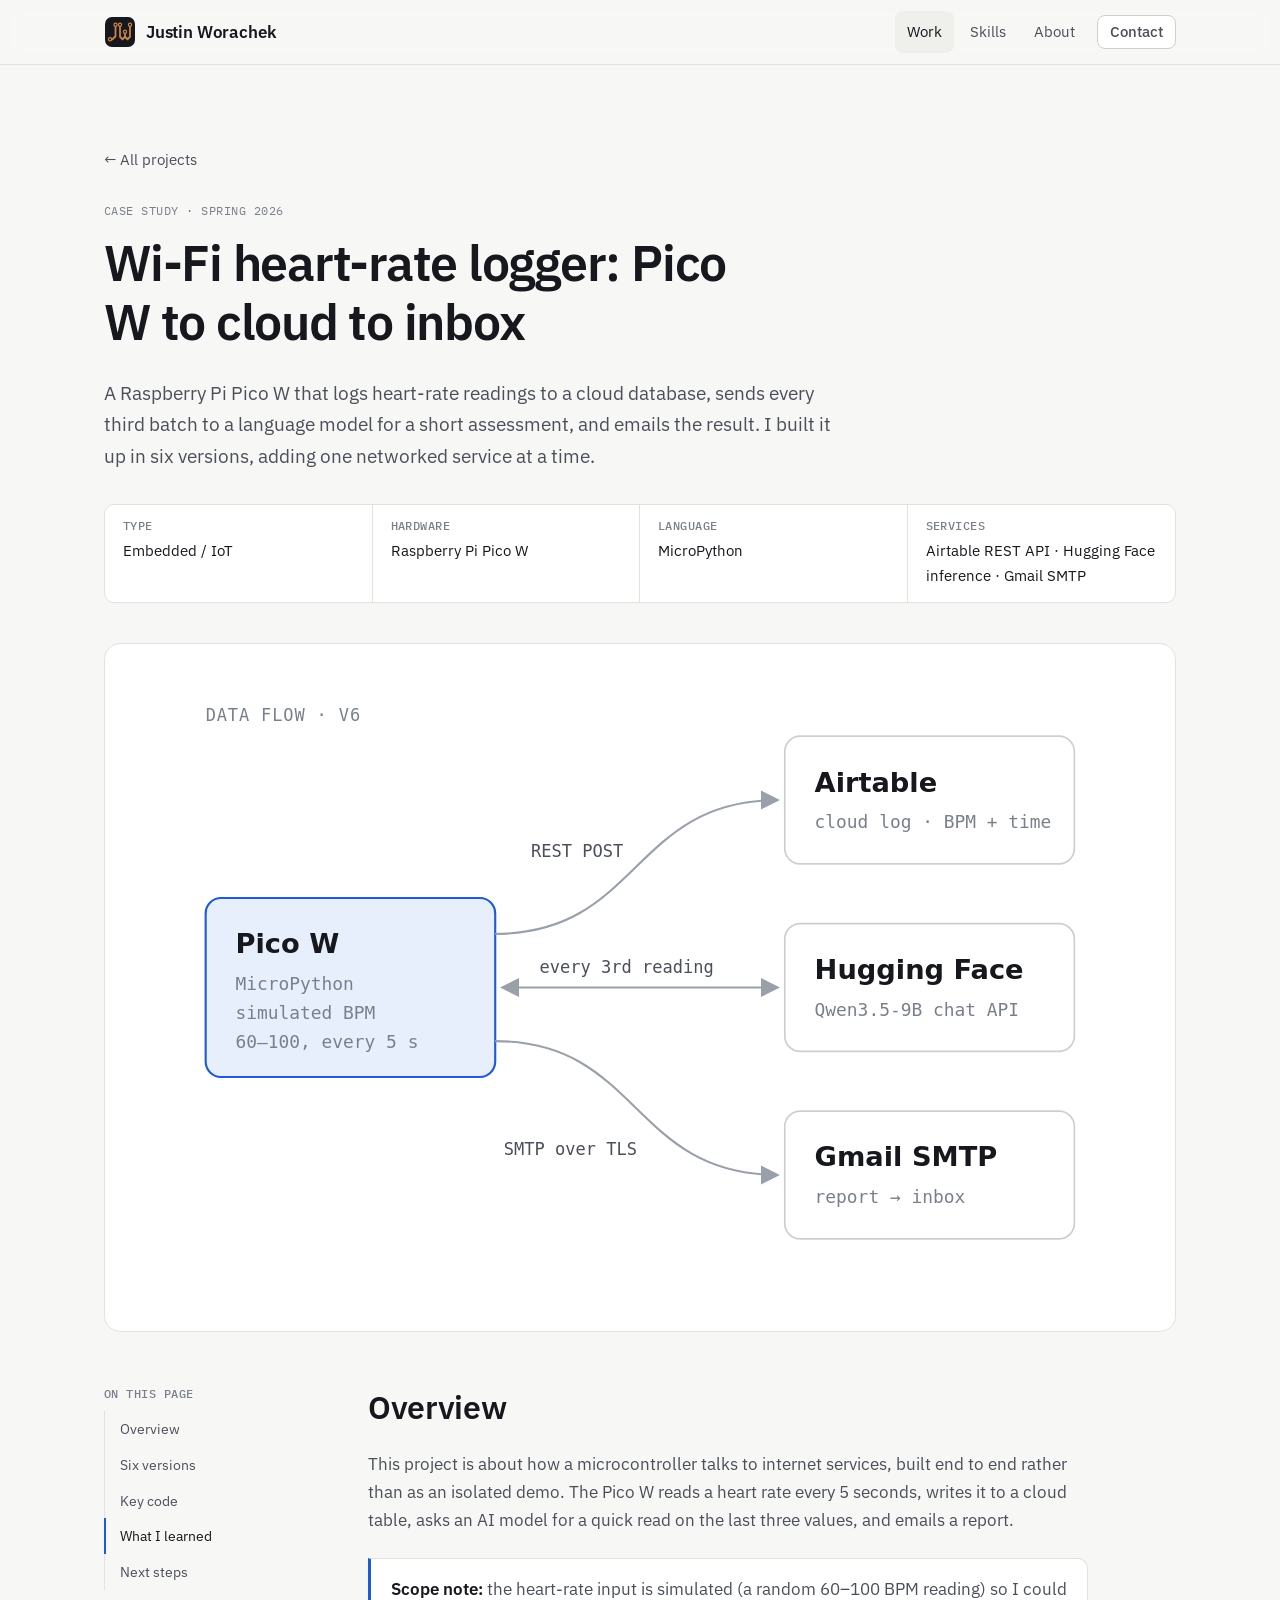
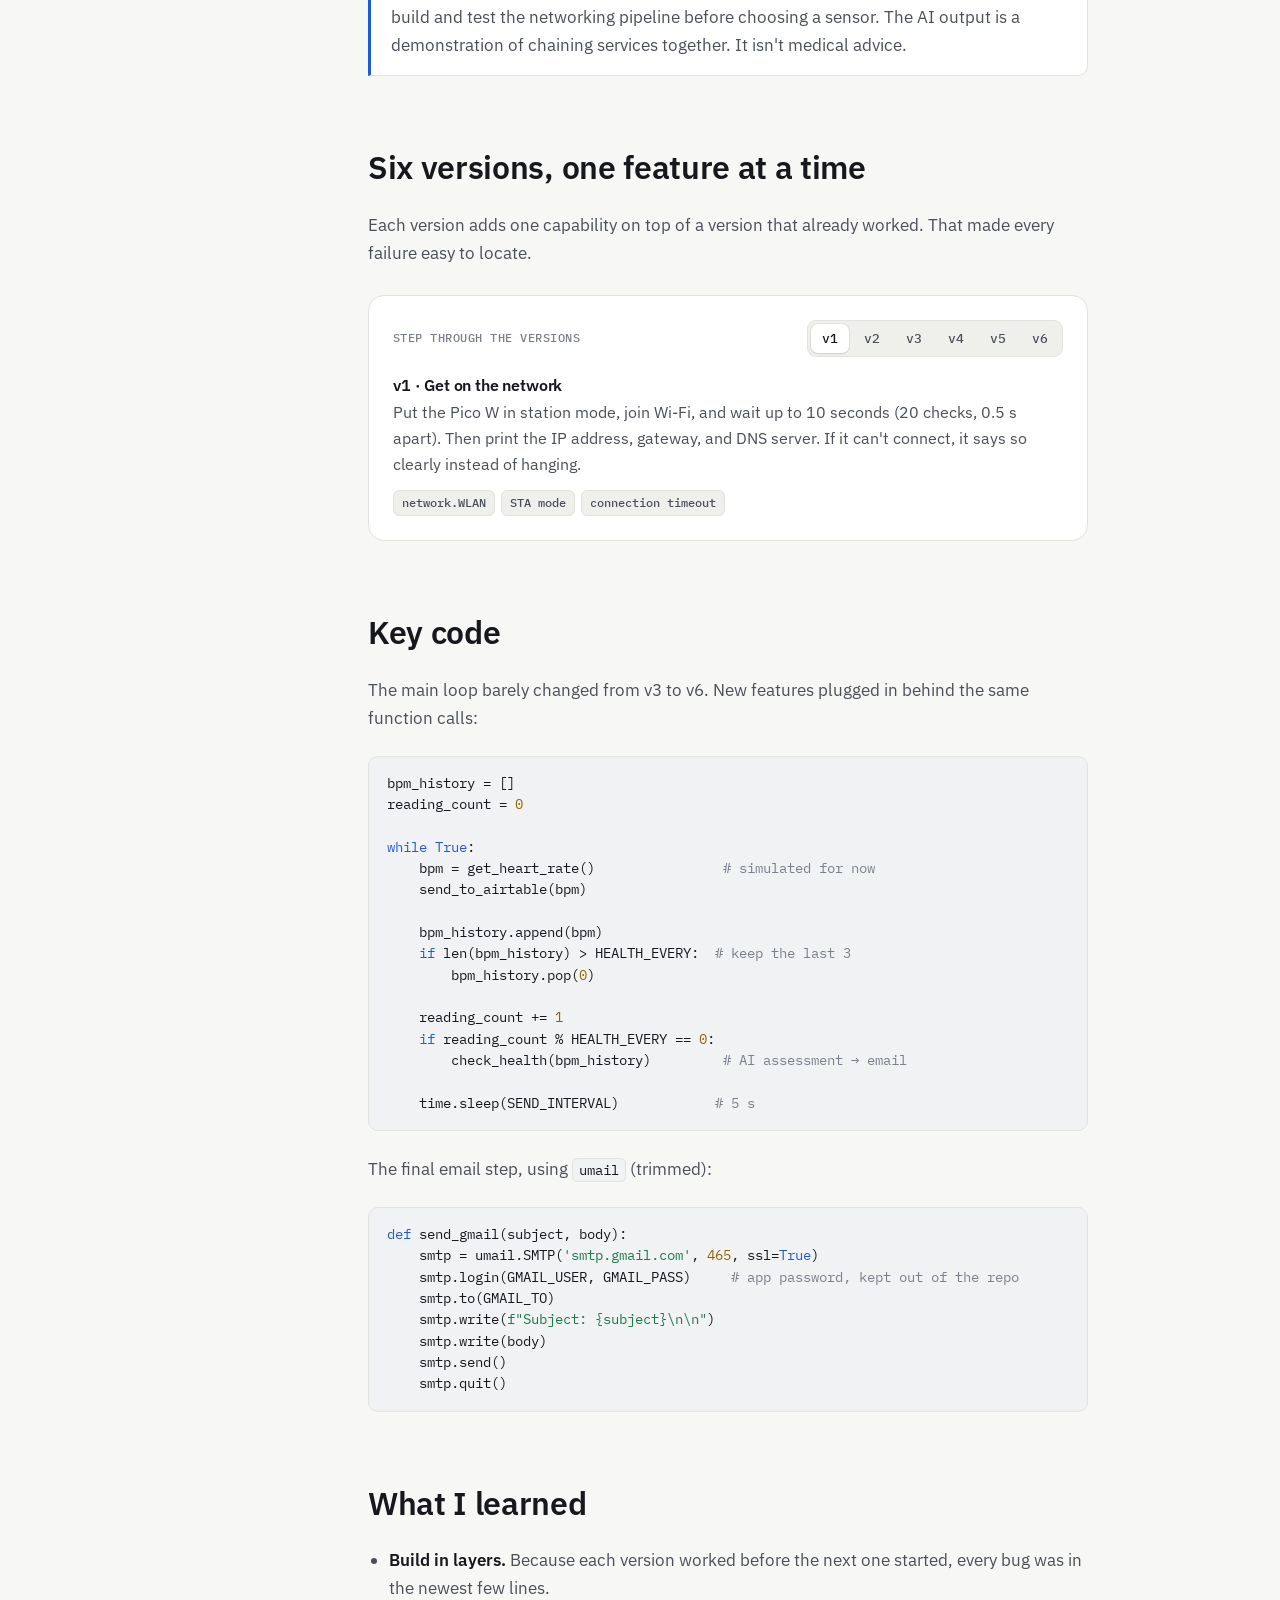
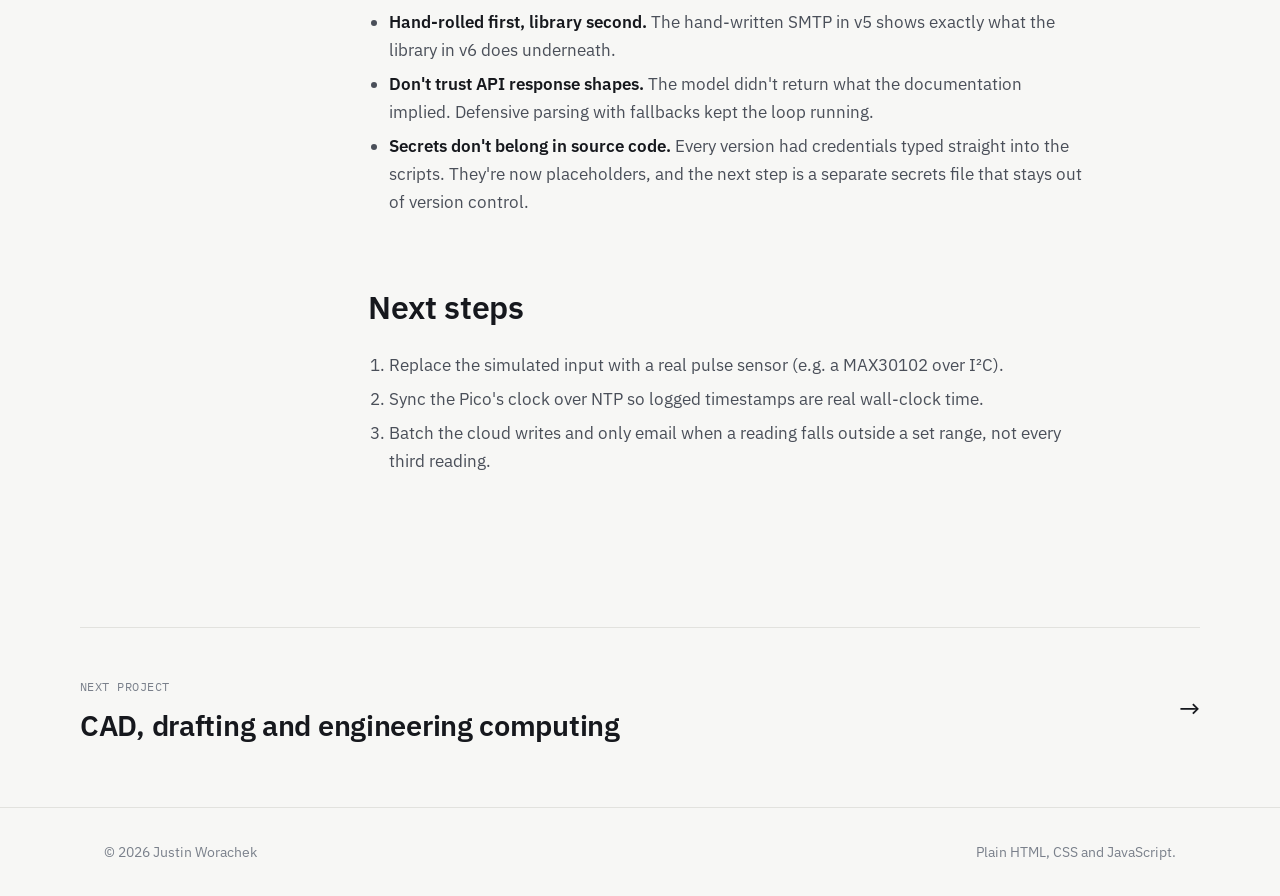
<file: projects/wifi-heart-rate-logger.html>
<!doctype html>
<html lang="en">
<head>
  <meta charset="utf-8">
  <meta name="viewport" content="width=device-width, initial-scale=1">
  <title>Wi-Fi Heart-Rate Logger · Justin Worachek</title>
  <meta name="description" content="Case study: a Raspberry Pi Pico W that logs readings to Airtable, requests an AI assessment, and emails a report. Built in six versions.">
  <link rel="icon" href="../assets/img/favicon.svg" type="image/svg+xml">
  <link rel="preconnect" href="https://fonts.googleapis.com">
  <link rel="preconnect" href="https://fonts.gstatic.com" crossorigin>
  <link href="https://fonts.googleapis.com/css2?family=IBM+Plex+Mono:wght@400;500&family=IBM+Plex+Sans:wght@400;500;600&display=swap" rel="stylesheet">
  <link rel="stylesheet" href="../assets/css/style.css">
</head>
<body>
  <header class="site-header">
    <div class="container">
      <a class="brand" href="../index.html"><span class="brand-mark brand-logo" aria-hidden="true"><svg xmlns="http://www.w3.org/2000/svg" viewBox="0 0 64 64">
  <rect x="2" y="2" width="60" height="60" rx="14" fill="#16181d"/>
  <g transform="translate(-1 2.5)">
    <g fill="none" stroke="#c98545" stroke-width="3.6" stroke-linecap="round" stroke-linejoin="round">
      <path d="M24 15 V38 L18 44 H13"/>
      <path d="M33 15 V39 L38 44 L43 39 V29"/>
      <path d="M43 39 L48 44 L53 39 V15"/>
    </g>
    <g fill="#16181d" stroke="#c98545" stroke-width="2.4">
      <circle cx="24" cy="15" r="3.2"/><circle cx="13" cy="44" r="3.2"/>
      <circle cx="33" cy="15" r="3.2"/><circle cx="53" cy="15" r="3.2"/><circle cx="43" cy="29" r="3.2"/>
    </g>
  </g>
</svg></span>Justin Worachek</a>
      <button class="nav-toggle" aria-label="Open menu" aria-expanded="false" aria-controls="site-nav">
        <svg width="20" height="20" viewBox="0 0 24 24" fill="none" stroke="currentColor" stroke-width="2" stroke-linecap="round" aria-hidden="true"><path d="M4 7h16M4 12h16M4 17h16"/></svg>
      </button>
      <nav class="nav" id="site-nav" aria-label="Main">
        <a href="../index.html#work" aria-current="page">Work</a>
        <a href="../index.html#skills">Skills</a>
        <a href="../index.html#about">About</a>
        <a class="btn" href="../index.html#contact">Contact</a>
      </nav>
    </div>
  </header>

  <main>
    <div class="container">
      <section class="cs-hero">
        <a class="back" href="../index.html#work">← All projects</a>
        <p class="eyebrow">Case study · Spring 2026</p>
        <h1>Wi-Fi heart-rate logger: Pico W to cloud to inbox</h1>
        <p class="lede">A Raspberry Pi Pico W that logs heart-rate readings to a cloud database, sends every third batch to a language model for a short assessment, and emails the result. I built it up in six versions, adding one networked service at a time.</p>
        <dl class="cs-meta">
          <div><dt>Type</dt><dd>Embedded / IoT</dd></div>
          <div><dt>Hardware</dt><dd>Raspberry Pi Pico W</dd></div>
          <div><dt>Language</dt><dd>MicroPython</dd></div>
          <div><dt>Services</dt><dd>Airtable REST API · Hugging Face inference · Gmail SMTP</dd></div>
        </dl>
      </section>

      <figure class="cs-cover">
        <img src="../assets/img/wifi/data-flow.svg" alt="Data-flow diagram: the Pico W posts each reading to Airtable, sends every third batch to a Hugging Face model, and emails the result through Gmail SMTP" style="padding:24px; background:var(--surface);">
      </figure>

      <div class="cs-layout">
        <nav class="toc" aria-label="On this page">
          <p>On this page</p>
          <ol>
            <li><a href="#overview">Overview</a></li>
            <li><a href="#versions">Six versions</a></li>
            <li><a href="#code">Key code</a></li>
            <li><a href="#lessons">What I learned</a></li>
            <li><a href="#next">Next steps</a></li>
          </ol>
        </nav>

        <article class="prose">
          <section id="overview">
            <h2>Overview</h2>
            <!-- TODO(Justin): add why you built this, and whether it was for a class or on your own. -->
            <p>This project is about how a microcontroller talks to internet services, built end to end rather than as an isolated demo. The Pico W reads a heart rate every 5 seconds, writes it to a cloud table, asks an AI model for a quick read on the last three values, and emails a report.</p>
            <div class="callout"><p><strong>Scope note:</strong> the heart-rate input is simulated (a random 60–100 BPM reading) so I could build and test the networking pipeline before choosing a sensor. The AI output is a demonstration of chaining services together. It isn't medical advice.</p></div>
          </section>

          <section id="versions">
            <h2>Six versions, one feature at a time</h2>
            <p>Each version adds one capability on top of a version that already worked. That made every failure easy to locate.</p>
            <div class="widget" data-stepper="versions">
              <div class="widget-head">
                <p>Step through the versions</p>
                <div class="seg" role="group" aria-label="Versions">
                  <button type="button" data-step="v1">v1</button>
                  <button type="button" data-step="v2">v2</button>
                  <button type="button" data-step="v3">v3</button>
                  <button type="button" data-step="v4">v4</button>
                  <button type="button" data-step="v5">v5</button>
                  <button type="button" data-step="v6">v6</button>
                </div>
              </div>
              <div class="panel" aria-live="polite" style="border-top:0; margin-top:0; padding-top:4px;">
                <h4 data-panel-title></h4>
                <div data-panel-body></div>
                <ul class="chips" data-panel-chips></ul>
              </div>
              <script type="application/json" data-steps>
{
  "v1": {
    "title": "v1 · Get on the network",
    "body": "<p>Put the Pico W in station mode, join Wi-Fi, and wait up to 10 seconds (20 checks, 0.5 s apart). Then print the IP address, gateway, and DNS server. If it can't connect, it says so clearly instead of hanging.</p>",
    "chips": ["network.WLAN", "STA mode", "connection timeout"]
  },
  "v2": {
    "title": "v2 · Log to the cloud",
    "body": "<p>Generate a simulated BPM reading every 5 seconds and <code>POST</code> it as JSON to the Airtable REST API, authenticated with a bearer token. Any non-200 response prints the status code and body, so failures are visible.</p>",
    "chips": ["urequests", "REST POST", "JSON", "bearer auth"]
  },
  "v3": {
    "title": "v3 · Add an AI health check",
    "body": "<p>Keep a rolling window of the last three readings. Every third reading, send them to a Hugging Face–hosted chat model (Qwen3.5-9B) with a prompt asking for a 1–2 sentence assessment, and print the reply.</p>",
    "chips": ["rolling window", "chat completions API", "prompt design"]
  },
  "v4": {
    "title": "v4 · Deal with a model that thinks out loud",
    "body": "<p>The model is a reasoning model. Its replies came back with an empty <code>content</code> field and the answer buried in a long <code>reasoning</code> field. I added a fallback to read <code>reasoning</code>, parse out the final sentences, and cap the output at 300 characters. I also raised <code>max_tokens</code> from 100 to 800 so the answer wasn't cut off mid-thought.</p>",
    "chips": ["response parsing", "defensive fallbacks", "token limits"]
  },
  "v5": {
    "title": "v5 · Email the report, the hard way",
    "body": "<p>Send the assessment by email using raw SMTP over TLS on port 465: open a socket, wrap it in SSL, then send <code>EHLO</code>, <code>AUTH LOGIN</code> with base64-encoded credentials, <code>MAIL FROM</code>, <code>RCPT TO</code>, and <code>DATA</code> by hand.</p>",
    "chips": ["usocket", "TLS", "SMTP protocol", "base64"]
  },
  "v6": {
    "title": "v6 · Replace it with a library",
    "body": "<p>Then I swapped my hand-written SMTP code for the <code>umail</code> library. The email function went from about 30 lines to 12, and the main loop stayed exactly the same.</p>",
    "chips": ["umail", "refactoring", "same interface"]
  }
}
              </script>
            </div>
          </section>

          <section id="code">
            <h2>Key code</h2>
            <p>The main loop barely changed from v3 to v6. New features plugged in behind the same function calls:</p>
<pre><code>bpm_history = []
reading_count = <span class="n">0</span>

<span class="k">while True</span>:
    bpm = get_heart_rate()                <span class="c"># simulated for now</span>
    send_to_airtable(bpm)

    bpm_history.append(bpm)
    <span class="k">if</span> len(bpm_history) &gt; HEALTH_EVERY:  <span class="c"># keep the last 3</span>
        bpm_history.pop(<span class="n">0</span>)

    reading_count += <span class="n">1</span>
    <span class="k">if</span> reading_count % HEALTH_EVERY == <span class="n">0</span>:
        check_health(bpm_history)         <span class="c"># AI assessment → email</span>

    time.sleep(SEND_INTERVAL)            <span class="c"># 5 s</span></code></pre>
            <p>The final email step, using <code>umail</code> (trimmed):</p>
<pre><code><span class="k">def</span> send_gmail(subject, body):
    smtp = umail.SMTP(<span class="s">'smtp.gmail.com'</span>, <span class="n">465</span>, ssl=<span class="k">True</span>)
    smtp.login(GMAIL_USER, GMAIL_PASS)     <span class="c"># app password, kept out of the repo</span>
    smtp.to(GMAIL_TO)
    smtp.write(<span class="s">f"Subject: {subject}\n\n"</span>)
    smtp.write(body)
    smtp.send()
    smtp.quit()</code></pre>
          </section>

          <section id="lessons">
            <h2>What I learned</h2>
            <ul>
              <li><strong>Build in layers.</strong> Because each version worked before the next one started, every bug was in the newest few lines.</li>
              <li><strong>Hand-rolled first, library second.</strong> The hand-written SMTP in v5 shows exactly what the library in v6 does underneath.</li>
              <li><strong>Don't trust API response shapes.</strong> The model didn't return what the documentation implied. Defensive parsing with fallbacks kept the loop running.</li>
              <li><strong>Secrets don't belong in source code.</strong> Every version had credentials typed straight into the scripts. They're now placeholders, and the next step is a separate secrets file that stays out of version control.</li>
            </ul>
          </section>

          <section id="next">
            <h2>Next steps</h2>
            <ol>
              <li>Replace the simulated input with a real pulse sensor (e.g. a MAX30102 over I²C).</li>
              <li>Sync the Pico's clock over NTP so logged timestamps are real wall-clock time.</li>
              <li>Batch the cloud writes and only email when a reading falls outside a set range, not every third reading.</li>
            </ol>
          </section>
        </article>
      </div>
    </div>

    <div class="container next">
      <a href="cad-and-computing.html">
        <div><p class="eyebrow">Next project</p><h3>CAD, drafting and engineering computing</h3></div>
        <span aria-hidden="true" style="font-size:1.6rem">→</span>
      </a>
    </div>
  </main>

  <footer class="site-footer">
    <div class="container">
      <span>© <span data-year>2026</span> Justin Worachek</span>
      <span>Plain HTML, CSS and JavaScript.</span>
    </div>
  </footer>
  <script src="../assets/js/main.js"></script>
</body>
</html>
</file>
<file: assets/css/style.css>
/* ==========================================================================
   Justin Worachek — Engineering Portfolio
   Plain CSS, no build step. Light + dark via prefers-color-scheme.
   ========================================================================== */

:root {
  --bg: #f7f7f5;
  --surface: #ffffff;
  --surface-2: #efefec;
  --text: #16181d;
  --text-2: #4a4f59;
  --text-3: #7a808b;
  --border: #e2e2de;
  --border-strong: #cfcfca;
  --accent: #1f5bd8;
  --accent-ink: #1747ab;
  --accent-soft: #e8effc;
  --ok: #1b7a4b;
  --ok-soft: #e4f4ea;
  --warn: #946200;
  --warn-soft: #fbf1db;
  --code-bg: #f1f2f4;
  --grid-line: rgba(31, 91, 216, 0.06);

  --font-sans: "IBM Plex Sans", system-ui, -apple-system, "Segoe UI", Roboto, sans-serif;
  --font-mono: "IBM Plex Mono", ui-monospace, "Cascadia Code", Consolas, monospace;

  --radius: 10px;
  --radius-lg: 16px;
  --container: 1120px;
  --gutter: 24px;
  color-scheme: light;
}

@media (prefers-color-scheme: dark) {
  :root:not([data-theme="light"]) {
    --bg: #0f1115;
    --surface: #161920;
    --surface-2: #1d2129;
    --text: #e8eaee;
    --text-2: #b0b6c1;
    --text-3: #838a96;
    --border: #262b35;
    --border-strong: #353b47;
    --accent: #7ea6ff;
    --accent-ink: #a9c3ff;
    --accent-soft: #1a2540;
    --ok: #6fd39e;
    --ok-soft: #14301f;
    --warn: #f0c060;
    --warn-soft: #33290f;
    --code-bg: #1b1f27;
    --grid-line: rgba(126, 166, 255, 0.06);
    color-scheme: dark;
  }
}
:root[data-theme="dark"] {
  --bg: #0f1115;
  --surface: #161920;
  --surface-2: #1d2129;
  --text: #e8eaee;
  --text-2: #b0b6c1;
  --text-3: #838a96;
  --border: #262b35;
  --border-strong: #353b47;
  --accent: #7ea6ff;
  --accent-ink: #a9c3ff;
  --accent-soft: #1a2540;
  --ok: #6fd39e;
  --ok-soft: #14301f;
  --warn: #f0c060;
  --warn-soft: #33290f;
  --code-bg: #1b1f27;
  --grid-line: rgba(126, 166, 255, 0.06);
  color-scheme: dark;
}

/* ---------- Base ---------- */
*, *::before, *::after { box-sizing: border-box; }
html { -webkit-text-size-adjust: 100%; scroll-behavior: smooth; scroll-padding-top: 84px; }
body {
  margin: 0;
  background: var(--bg);
  color: var(--text);
  font-family: var(--font-sans);
  font-size: 17px;
  line-height: 1.65;
  -webkit-font-smoothing: antialiased;
}
img, video { display: block; max-width: 100%; height: auto; }
a { color: var(--accent); text-decoration-thickness: 1px; text-underline-offset: 3px; }
a:hover { color: var(--accent-ink); }
h1, h2, h3, h4 { line-height: 1.2; margin: 0 0 0.5em; font-weight: 600; letter-spacing: -0.01em; }
h1 { font-size: clamp(2.2rem, 5vw, 3.6rem); letter-spacing: -0.025em; }
h2 { font-size: clamp(1.5rem, 3vw, 2rem); }
h3 { font-size: 1.2rem; }
p { margin: 0 0 1em; }
ul, ol { padding-left: 1.25em; margin: 0 0 1em; }
li + li { margin-top: 0.35em; }
hr { border: 0; border-top: 1px solid var(--border); margin: 3rem 0; }
:focus-visible { outline: 2px solid var(--accent); outline-offset: 3px; border-radius: 4px; }
.sr-only { position: absolute; width: 1px; height: 1px; overflow: hidden; clip: rect(0 0 0 0); white-space: nowrap; }

.container { width: 100%; max-width: var(--container); margin: 0 auto; padding: 0 var(--gutter); }
.mono { font-family: var(--font-mono); }
.eyebrow {
  font-family: var(--font-mono);
  font-size: 0.78rem;
  letter-spacing: 0.04em;
  text-transform: uppercase;
  color: var(--text-3);
  margin: 0 0 0.75rem;
}
.lede { font-size: 1.2rem; color: var(--text-2); max-width: 46rem; }
.muted { color: var(--text-2); }

/* ---------- Header ---------- */
.site-header {
  position: sticky; top: 0; z-index: 50;
  background: color-mix(in srgb, var(--bg) 88%, transparent);
  backdrop-filter: saturate(1.4) blur(10px);
  -webkit-backdrop-filter: saturate(1.4) blur(10px);
  border-bottom: 1px solid var(--border);
}
.site-header .container { display: flex; align-items: center; justify-content: space-between; height: 64px; gap: 16px; }
.brand { display: flex; align-items: center; gap: 10px; font-weight: 600; color: var(--text); text-decoration: none; letter-spacing: -0.01em; }
.brand-mark {
  width: 30px; height: 30px; border-radius: 8px;
  display: grid; place-items: center;
  background: var(--text); color: var(--bg);
  font-family: var(--font-mono); font-size: 0.8rem; font-weight: 500;
}
.brand-mark.brand-logo { background: none; width: 32px; height: 32px; border-radius: 0; }
.brand-mark.brand-logo svg { width: 32px; height: 32px; display: block; }
.nav { display: flex; gap: 4px; align-items: center; }
.nav a {
  color: var(--text-2); text-decoration: none; font-size: 0.95rem;
  padding: 8px 12px; border-radius: 8px;
}
.nav a:hover, .nav a[aria-current="page"] { color: var(--text); background: var(--surface-2); }
.nav .btn { margin-left: 6px; }
.nav-toggle { display: none; }

@media (max-width: 760px) {
  .nav-toggle {
    display: inline-flex; align-items: center; justify-content: center;
    width: 40px; height: 40px; border-radius: 8px;
    background: transparent; border: 1px solid var(--border); color: var(--text); cursor: pointer;
  }
  .nav {
    position: absolute; top: 64px; left: 0; right: 0;
    flex-direction: column; align-items: stretch; gap: 0;
    background: var(--bg); border-bottom: 1px solid var(--border);
    padding: 8px var(--gutter) 16px;
    display: none;
  }
  .nav.open { display: flex; }
  .nav a { padding: 12px 8px; }
  .nav .btn { margin: 8px 0 0; text-align: center; }
}

/* ---------- Buttons & chips ---------- */
.btn {
  display: inline-flex; align-items: center; gap: 8px;
  font: 500 0.95rem/1 var(--font-sans);
  padding: 11px 16px; border-radius: 9px;
  border: 1px solid var(--border-strong);
  background: var(--surface); color: var(--text);
  text-decoration: none; cursor: pointer;
  transition: background 0.15s, border-color 0.15s, transform 0.05s;
}
.btn:hover { background: var(--surface-2); color: var(--text); }
.btn:active { transform: translateY(1px); }
.btn-primary { background: var(--text); color: var(--bg); border-color: var(--text); }
.btn-primary:hover { background: var(--text-2); border-color: var(--text-2); color: var(--bg); }
.btn svg { width: 16px; height: 16px; }

.chips { display: flex; flex-wrap: wrap; gap: 6px; padding: 0; margin: 0; list-style: none; }
.chips li { margin: 0; }
.chip {
  display: inline-block;
  font: 500 0.75rem/1 var(--font-mono);
  padding: 6px 8px; border-radius: 6px;
  background: var(--surface-2); color: var(--text-2);
  border: 1px solid var(--border);
}
.badge {
  display: inline-flex; align-items: center; gap: 6px;
  font: 500 0.75rem/1 var(--font-mono);
  padding: 6px 9px; border-radius: 999px;
  background: var(--accent-soft); color: var(--accent-ink);
}
.badge.ok { background: var(--ok-soft); color: var(--ok); }
.badge.warn { background: var(--warn-soft); color: var(--warn); }
.badge .dot { width: 6px; height: 6px; border-radius: 50%; background: currentColor; }

/* ---------- Hero ---------- */
.hero {
  position: relative;
  padding: clamp(56px, 10vw, 112px) 0 clamp(40px, 7vw, 72px);
  border-bottom: 1px solid var(--border);
  background-image:
    linear-gradient(var(--grid-line) 1px, transparent 1px),
    linear-gradient(90deg, var(--grid-line) 1px, transparent 1px);
  background-size: 28px 28px;
  background-position: -1px -1px;
}
.hero h1 { max-width: 18ch; }
.hero .lede { margin-top: 1rem; }
.hero-actions { display: flex; flex-wrap: wrap; gap: 10px; margin-top: 2rem; }
.hero-facts {
  display: grid; grid-template-columns: repeat(auto-fit, minmax(180px, 1fr));
  gap: 0; margin-top: 3rem; max-width: 820px;
  border: 1px solid var(--border); border-radius: var(--radius);
  background: var(--surface); overflow: hidden;
}
.hero-facts div { padding: 14px 18px; border-right: 1px solid var(--border); }
.hero-facts div:last-child { border-right: 0; }
.hero-facts dt { font: 500 0.72rem/1.3 var(--font-mono); text-transform: uppercase; letter-spacing: 0.04em; color: var(--text-3); }
.hero-facts dd { margin: 4px 0 0; font-weight: 500; }
@media (max-width: 600px) {
  .hero-facts div { border-right: 0; border-bottom: 1px solid var(--border); }
  .hero-facts div:last-child { border-bottom: 0; }
}

/* ---------- Sections ---------- */
.section { padding: clamp(56px, 8vw, 96px) 0; }
.section + .section { border-top: 1px solid var(--border); }
.section-head { display: flex; justify-content: space-between; align-items: end; gap: 16px; margin-bottom: 2rem; flex-wrap: wrap; }
.section-head h2 { margin: 0; }
.section-head p { margin: 0; color: var(--text-2); max-width: 36rem; }

/* ---------- Featured project ---------- */
.featured {
  display: grid; grid-template-columns: 1.15fr 1fr; gap: 0;
  background: var(--surface); border: 1px solid var(--border); border-radius: var(--radius-lg);
  overflow: hidden; text-decoration: none; color: inherit;
  transition: border-color 0.15s, transform 0.15s;
}
.featured:hover { border-color: var(--border-strong); color: inherit; }
.featured-media { background: var(--surface-2); min-height: 320px; position: relative; }
.featured-media img { width: 100%; height: 100%; object-fit: cover; position: absolute; inset: 0; }
.featured-body { padding: clamp(24px, 4vw, 40px); display: flex; flex-direction: column; gap: 14px; }
.featured-body h3 { font-size: clamp(1.4rem, 2.6vw, 1.9rem); margin: 0; }
.featured-body p { color: var(--text-2); margin: 0; }
.featured-stats { display: grid; grid-template-columns: repeat(3, 1fr); gap: 12px; margin: 6px 0; }
.featured-stats div { border-top: 1px solid var(--border); padding-top: 10px; }
.featured-stats strong { display: block; font-size: 1.35rem; font-weight: 600; letter-spacing: -0.02em; }
.featured-stats span { font-size: 0.8rem; color: var(--text-3); }
.link-arrow { font-weight: 500; color: var(--accent); margin-top: auto; }
.featured:hover .link-arrow, .card:hover .link-arrow { text-decoration: underline; }
@media (max-width: 860px) {
  .featured { grid-template-columns: 1fr; }
  .featured-media { min-height: 0; aspect-ratio: 16 / 10; }
}

/* ---------- Project grid ---------- */
.grid { display: grid; grid-template-columns: repeat(auto-fill, minmax(min(100%, 320px), 1fr)); gap: 20px; }
.card {
  display: flex; flex-direction: column;
  background: var(--surface); border: 1px solid var(--border); border-radius: var(--radius-lg);
  overflow: hidden; text-decoration: none; color: inherit;
  transition: border-color 0.15s, transform 0.15s;
}
a.card:hover { border-color: var(--border-strong); transform: translateY(-2px); color: inherit; }
.card-media { aspect-ratio: 16 / 10; background: var(--surface-2); overflow: hidden; border-bottom: 1px solid var(--border); }
.card-media img { width: 100%; height: 100%; object-fit: cover; transition: transform 0.4s; }
a.card:hover .card-media img { transform: scale(1.025); }
.card-body { padding: 20px 22px 22px; display: flex; flex-direction: column; gap: 10px; flex: 1; }
.card-body h3 { margin: 0; }
.card-body p { margin: 0; color: var(--text-2); font-size: 0.97rem; }
.card-meta,
.card-body .card-meta,
.featured-body .card-meta { font: 500 0.75rem/1.4 var(--font-mono); color: var(--text-3); text-transform: uppercase; letter-spacing: 0.04em; }

.card.building { border-style: dashed; background: transparent; }
.card.building .card-media { display: grid; place-items: center; background: transparent; }

/* ---------- Timeline strip ---------- */
.timeline { list-style: none; padding: 0; margin: 0; display: grid; grid-template-columns: repeat(auto-fit, minmax(150px, 1fr)); gap: 0; border-top: 2px solid var(--border-strong); }
.timeline li { margin: 0; padding: 18px 16px 0 0; position: relative; }
.timeline li::before {
  content: ""; position: absolute; top: -7px; left: 0;
  width: 12px; height: 12px; border-radius: 50%;
  background: var(--bg); border: 2px solid var(--accent);
}
.timeline li.future::before { border-style: dashed; border-color: var(--text-3); }
.timeline time { font: 500 0.75rem/1 var(--font-mono); color: var(--text-3); text-transform: uppercase; letter-spacing: 0.04em; }
.timeline strong { display: block; margin: 6px 0 2px; font-weight: 600; }
.timeline span { font-size: 0.9rem; color: var(--text-2); }
@media (max-width: 700px) {
  .timeline { grid-template-columns: 1fr; border-top: 0; border-left: 2px solid var(--border-strong); padding-left: 20px; }
  .timeline li { padding: 0 0 22px; }
  .timeline li::before { top: 4px; left: -27px; }
}

/* ---------- Skills ---------- */
.skills { display: grid; grid-template-columns: repeat(auto-fit, minmax(240px, 1fr)); gap: 20px; }
.skill-group { background: var(--surface); border: 1px solid var(--border); border-radius: var(--radius-lg); padding: 22px; }
.skill-group h3 { font-size: 1rem; display: flex; align-items: center; gap: 10px; }
.skill-group h3 svg { width: 20px; height: 20px; color: var(--accent); }
.skill-group p { font-size: 0.92rem; color: var(--text-2); margin-bottom: 14px; }

/* ---------- About / contact ---------- */
.about { display: grid; grid-template-columns: 1fr 1fr; gap: clamp(24px, 5vw, 64px); align-items: start; }
@media (max-width: 800px) { .about { grid-template-columns: 1fr; } }
.contact-list { list-style: none; padding: 0; margin: 0; border: 1px solid var(--border); border-radius: var(--radius-lg); background: var(--surface); }
.contact-list li { margin: 0; border-bottom: 1px solid var(--border); }
.contact-list li:last-child { border-bottom: 0; }
.contact-list a { display: flex; justify-content: space-between; align-items: center; gap: 12px; padding: 16px 20px; text-decoration: none; color: var(--text); }
.contact-list a:hover { background: var(--surface-2); }
.contact-list span { color: var(--text-3); font-family: var(--font-mono); font-size: 0.85rem; overflow-wrap: anywhere; text-align: right; }

.site-footer { border-top: 1px solid var(--border); padding: 32px 0; color: var(--text-3); font-size: 0.9rem; }
.site-footer .container { display: flex; justify-content: space-between; gap: 16px; flex-wrap: wrap; }

/* ==========================================================================
   Case-study pages
   ========================================================================== */
.cs-hero { padding: clamp(40px, 7vw, 80px) 0 clamp(28px, 4vw, 40px); }
.back { display: inline-flex; align-items: center; gap: 6px; font-size: 0.92rem; color: var(--text-2); text-decoration: none; margin-bottom: 1.75rem; }
.back:hover { color: var(--text); }
.cs-hero h1 { font-size: clamp(2rem, 4.5vw, 3.1rem); max-width: 22ch; }
.cs-meta {
  display: grid; grid-template-columns: repeat(auto-fit, minmax(170px, 1fr));
  gap: 0; margin: 2rem 0 0;
  border: 1px solid var(--border); border-radius: var(--radius); background: var(--surface); overflow: hidden;
}
.cs-meta div { padding: 14px 18px; border-right: 1px solid var(--border); }
.cs-meta div:last-child { border-right: 0; }
.cs-meta dt { font: 500 0.72rem/1.3 var(--font-mono); text-transform: uppercase; letter-spacing: 0.04em; color: var(--text-3); }
.cs-meta dd { margin: 4px 0 0; font-size: 0.95rem; }
@media (max-width: 640px) {
  .cs-meta div { border-right: 0; border-bottom: 1px solid var(--border); }
  .cs-meta div:last-child { border-bottom: 0; }
}
.cs-cover { margin: 0 0 clamp(32px, 5vw, 56px); }
.cs-cover img, .cs-cover video { width: 100%; border-radius: var(--radius-lg); border: 1px solid var(--border); background: var(--surface-2); }

.cs-layout { display: grid; grid-template-columns: 200px minmax(0, 1fr); gap: clamp(24px, 5vw, 64px); padding-bottom: 80px; }
.toc { position: sticky; top: 88px; align-self: start; font-size: 0.9rem; }
.toc p { font: 500 0.72rem/1 var(--font-mono); text-transform: uppercase; letter-spacing: 0.04em; color: var(--text-3); margin-bottom: 12px; }
.toc ol { list-style: none; padding: 0; margin: 0; border-left: 1px solid var(--border); }
.toc li { margin: 0; }
.toc a { display: block; padding: 6px 0 6px 14px; margin-left: -1px; border-left: 2px solid transparent; color: var(--text-2); text-decoration: none; }
.toc a:hover { color: var(--text); }
.toc a.active { color: var(--text); border-left-color: var(--accent); }
@media (max-width: 900px) {
  .cs-layout { grid-template-columns: minmax(0, 1fr); }
  .toc { display: none; }
}

.prose { max-width: 720px; }
.prose section { margin-bottom: clamp(48px, 7vw, 72px); }
.prose h2 { margin-bottom: 0.75em; }
.prose h3 { margin-top: 1.75em; }
.prose p, .prose li { color: var(--text-2); }
.prose strong { color: var(--text); font-weight: 600; }
.prose .wide { max-width: none; }

.callout {
  border: 1px solid var(--border); border-left: 3px solid var(--accent);
  background: var(--surface); border-radius: 0 var(--radius) var(--radius) 0;
  padding: 16px 20px; margin: 1.5rem 0;
}
.callout p:last-child { margin: 0; }
.callout.quote p { font-size: 1.12rem; color: var(--text); }

.facts { display: grid; grid-template-columns: repeat(auto-fit, minmax(150px, 1fr)); gap: 12px; margin: 1.5rem 0; }
.fact { background: var(--surface); border: 1px solid var(--border); border-radius: var(--radius); padding: 14px 16px; }
.fact strong { display: block; font-size: 1.5rem; letter-spacing: -0.02em; color: var(--text); }
.fact span { font-size: 0.85rem; color: var(--text-3); }

figure { margin: 1.75rem 0; }
figure img, figure video { border-radius: var(--radius); border: 1px solid var(--border); background: var(--surface-2); width: 100%; }
figcaption { font-size: 0.85rem; color: var(--text-3); margin-top: 8px; }
.gallery { display: grid; grid-template-columns: repeat(auto-fit, minmax(min(100%, 220px), 1fr)); gap: 12px; margin: 1.75rem 0; }
.gallery figure { margin: 0; }
.gallery img { aspect-ratio: 4 / 3; object-fit: cover; cursor: zoom-in; }
.gallery.tall img { aspect-ratio: 3 / 4; }
.video-row { display: grid; grid-template-columns: repeat(auto-fit, minmax(min(100%, 200px), 1fr)); gap: 12px; margin: 1.75rem 0; }
.video-row figure { margin: 0; }
.video-row video { aspect-ratio: 9 / 16; object-fit: cover; }

/* Step list for iterations */
.steps { list-style: none; padding: 0; margin: 1.5rem 0; counter-reset: step; }
.steps > li { position: relative; padding: 0 0 26px 48px; margin: 0; counter-increment: step; }
.steps > li::before {
  content: counter(step);
  position: absolute; left: 0; top: 0;
  width: 30px; height: 30px; border-radius: 50%;
  display: grid; place-items: center;
  font: 500 0.8rem/1 var(--font-mono);
  background: var(--surface); border: 1px solid var(--border-strong); color: var(--text);
}
.steps > li::after { content: ""; position: absolute; left: 15px; top: 34px; bottom: 4px; width: 1px; background: var(--border); }
.steps > li:last-child::after { display: none; }
.steps > li.win::before { background: var(--ok-soft); border-color: var(--ok); color: var(--ok); }
.steps > li.fail::before { background: var(--warn-soft); border-color: var(--warn); color: var(--warn); }
.steps h3 { margin: 3px 0 6px; font-size: 1.05rem; }
.steps time { font: 500 0.75rem/1 var(--font-mono); color: var(--text-3); margin-left: 6px; }
.steps p { margin: 0 0 0.5em; }

/* Tables */
.table-wrap { overflow-x: auto; margin: 1.5rem 0; border: 1px solid var(--border); border-radius: var(--radius); background: var(--surface); }
table { width: 100%; border-collapse: collapse; font-size: 0.92rem; }
th, td { text-align: left; padding: 10px 14px; border-bottom: 1px solid var(--border); vertical-align: top; }
th { font: 500 0.72rem/1.3 var(--font-mono); text-transform: uppercase; letter-spacing: 0.04em; color: var(--text-3); background: var(--surface-2); }
tr:last-child td { border-bottom: 0; }
td { color: var(--text-2); }

/* Code */
pre, code { font-family: var(--font-mono); font-size: 0.86rem; }
:not(pre) > code { background: var(--code-bg); padding: 2px 6px; border-radius: 5px; border: 1px solid var(--border); color: var(--text); }
pre {
  background: var(--code-bg); border: 1px solid var(--border); border-radius: var(--radius);
  padding: 16px 18px; overflow-x: auto; line-height: 1.55; margin: 1.5rem 0; color: var(--text);
}
pre .c { color: var(--text-3); }
pre .k { color: var(--accent); }
pre .s { color: var(--ok); }
pre .n { color: var(--warn); }

/* Interactive widgets */
.widget { border: 1px solid var(--border); border-radius: var(--radius-lg); background: var(--surface); padding: clamp(16px, 3vw, 24px); margin: 1.75rem 0; }
.widget-head { display: flex; justify-content: space-between; align-items: center; gap: 12px; margin-bottom: 14px; flex-wrap: wrap; }
.widget-head p { margin: 0; font: 500 0.75rem/1 var(--font-mono); color: var(--text-3); text-transform: uppercase; letter-spacing: 0.04em; }
.seg { display: inline-flex; flex-wrap: wrap; gap: 4px; padding: 3px; background: var(--surface-2); border-radius: 9px; border: 1px solid var(--border); }
.seg button {
  font: 500 0.82rem/1 var(--font-mono); padding: 8px 11px; border-radius: 7px;
  border: 0; background: transparent; color: var(--text-2); cursor: pointer;
}
.seg button:hover { color: var(--text); }
.seg button[aria-pressed="true"] { background: var(--surface); color: var(--text); box-shadow: 0 1px 2px rgba(0,0,0,0.08), 0 0 0 1px var(--border); }
.panel { border-top: 1px solid var(--border); padding-top: 16px; margin-top: 16px; }
.panel h4 { margin: 0 0 6px; font-size: 1.02rem; }
.panel p { margin: 0 0 0.5em; color: var(--text-2); font-size: 0.97rem; }
.panel .chips { margin-top: 10px; }

.fsm svg { width: 100%; height: auto; display: block; }
.fsm .node rect { fill: var(--surface); stroke: var(--border-strong); stroke-width: 1.5; transition: fill 0.15s, stroke 0.15s; }
.fsm .node text { fill: var(--text); font: 500 13px var(--font-mono); }
.fsm .node .sub { fill: var(--text-3); font: 400 11px var(--font-mono); }
.fsm .node { cursor: pointer; }
.fsm .node:hover rect { stroke: var(--accent); }
.fsm .node.active rect { fill: var(--accent-soft); stroke: var(--accent); }
.fsm .node.active text { fill: var(--accent-ink); }
.fsm .edge { stroke: var(--border-strong); stroke-width: 1.5; fill: none; }
.fsm .edge-label { fill: var(--text-3); font: 400 11px var(--font-mono); }
.fsm marker path { fill: var(--border-strong); }
.fsm.static .node { cursor: default; }
.fsm.static .node:hover rect { stroke: var(--border-strong); }
.fsm .node.hl rect { fill: var(--accent-soft); stroke: var(--accent); }

.serial {
  background: #0d1117; color: #c9d1d9; border-radius: var(--radius);
  font: 0.8rem/1.6 var(--font-mono); padding: 12px 14px; margin-top: 14px;
  height: 128px; overflow: hidden; border: 1px solid #222a35; white-space: nowrap;
}
@media (max-width: 600px) { .serial { font-size: 0.68rem; } }
.serial .st { color: #7ee2a8; }

/* Line chart (MATLAB recreation) */
.chart svg { width: 100%; height: auto; display: block; touch-action: none; }
.chart .grid-line { stroke: var(--border); stroke-width: 1; }
.chart .axis { stroke: var(--border-strong); stroke-width: 1; }
.chart .tick { fill: var(--text-3); font: 400 11px var(--font-mono); }
.chart .axis-title { fill: var(--text-2); font: 500 12px var(--font-sans); }
.chart .line { stroke: var(--accent); stroke-width: 2; fill: none; stroke-linejoin: round; stroke-linecap: round; }
.chart .peak { fill: var(--accent); stroke: var(--surface); stroke-width: 2; }
.chart .peak-label { fill: var(--text); font: 500 12px var(--font-mono); }
.chart .ref { stroke: var(--text-3); stroke-width: 1; stroke-dasharray: 3 4; }
.chart .cross { stroke: var(--text-3); stroke-width: 1; }
.chart .hover-dot { fill: var(--accent); stroke: var(--surface); stroke-width: 2; }
.chart .tip rect { fill: var(--surface); stroke: var(--border-strong); }
.chart .tip text { fill: var(--text); font: 500 12px var(--font-mono); }
.chart details { margin-top: 12px; font-size: 0.9rem; color: var(--text-2); }
.chart summary { cursor: pointer; color: var(--accent); }

/* Lightbox */
.lightbox {
  position: fixed; inset: 0; z-index: 100; display: none;
  background: rgba(8, 10, 14, 0.88); padding: 24px;
  align-items: center; justify-content: center; cursor: zoom-out;
}
.lightbox.open { display: flex; }
.lightbox img { max-height: 90vh; max-width: min(1400px, 100%); width: auto; border-radius: 8px; }

/* Links row at end of case study */
.cs-links { display: flex; flex-wrap: wrap; gap: 10px; margin-top: 1rem; }

/* Next project */
.next { border-top: 1px solid var(--border); padding: 48px 0 64px; }
.next a { display: flex; justify-content: space-between; align-items: center; gap: 16px; text-decoration: none; color: var(--text); }
.next a:hover h3 { color: var(--accent); }
.next h3 { margin: 4px 0 0; font-size: clamp(1.3rem, 3vw, 1.8rem); }

@media (prefers-reduced-motion: reduce) {
  html { scroll-behavior: auto; }
  * { transition: none !important; }
}
</file>
<file: assets/css/intro-center.css>
/* ==========================================================================
   Opening animation: logo in the centre, traces branch out from it, then the
   logo glides into the header and the page appears.
   ========================================================================== */

:root { --copper: #b8692e; --copper-hot: #f0a560; }
@media (prefers-color-scheme: dark) {
  :root:not([data-theme="light"]) { --copper: #c98545; --copper-hot: #ffc98a; }
}
:root[data-theme="dark"] { --copper: #c98545; --copper-hot: #ffc98a; }

/* Hold the hero and the header logo until the intro hands over */
.intro-c .hero .container > * { opacity: 0; }
.intro-c .brand-mark { visibility: hidden; }

.intro-c-reveal .hero .container > * { animation: introc-in 0.55s cubic-bezier(0.2, 0.7, 0.2, 1) both; }
.intro-c-reveal .hero .container > *:nth-child(2) { animation-delay: 0.06s; }
.intro-c-reveal .hero .container > *:nth-child(3) { animation-delay: 0.12s; }
.intro-c-reveal .hero .container > *:nth-child(4) { animation-delay: 0.18s; }
.intro-c-reveal .hero .container > *:nth-child(5) { animation-delay: 0.24s; }
@keyframes introc-in { from { opacity: 0; transform: translateY(8px); } to { opacity: 1; transform: none; } }

.introc-overlay { position: fixed; inset: 0; z-index: 200; }
.introc-overlay svg.stems { position: absolute; inset: 0; width: 100%; height: 100%; overflow: visible; }
.introc-overlay .trace { fill: none; stroke: var(--copper); stroke-width: 2; stroke-linecap: round; stroke-linejoin: round; }
.introc-overlay .via { fill: var(--bg); stroke: var(--copper); stroke-width: 2; }
.introc-overlay .pulse {
  fill: none; stroke: var(--copper-hot); stroke-width: 3; stroke-linecap: round; stroke-linejoin: round;
  filter: drop-shadow(0 0 4px var(--copper-hot));
}
.introc-overlay .via { transform-box: fill-box; transform-origin: center; }
.introc-logo { position: absolute; transform-origin: 0 0; will-change: transform; }
.introc-logo svg { display: block; width: 100%; height: 100%; }

@media (prefers-reduced-motion: reduce) {
  .intro-c .hero .container > * { opacity: 1; }
  .intro-c .brand-mark { visibility: visible; }
  .introc-overlay { display: none; }
}
</file>
